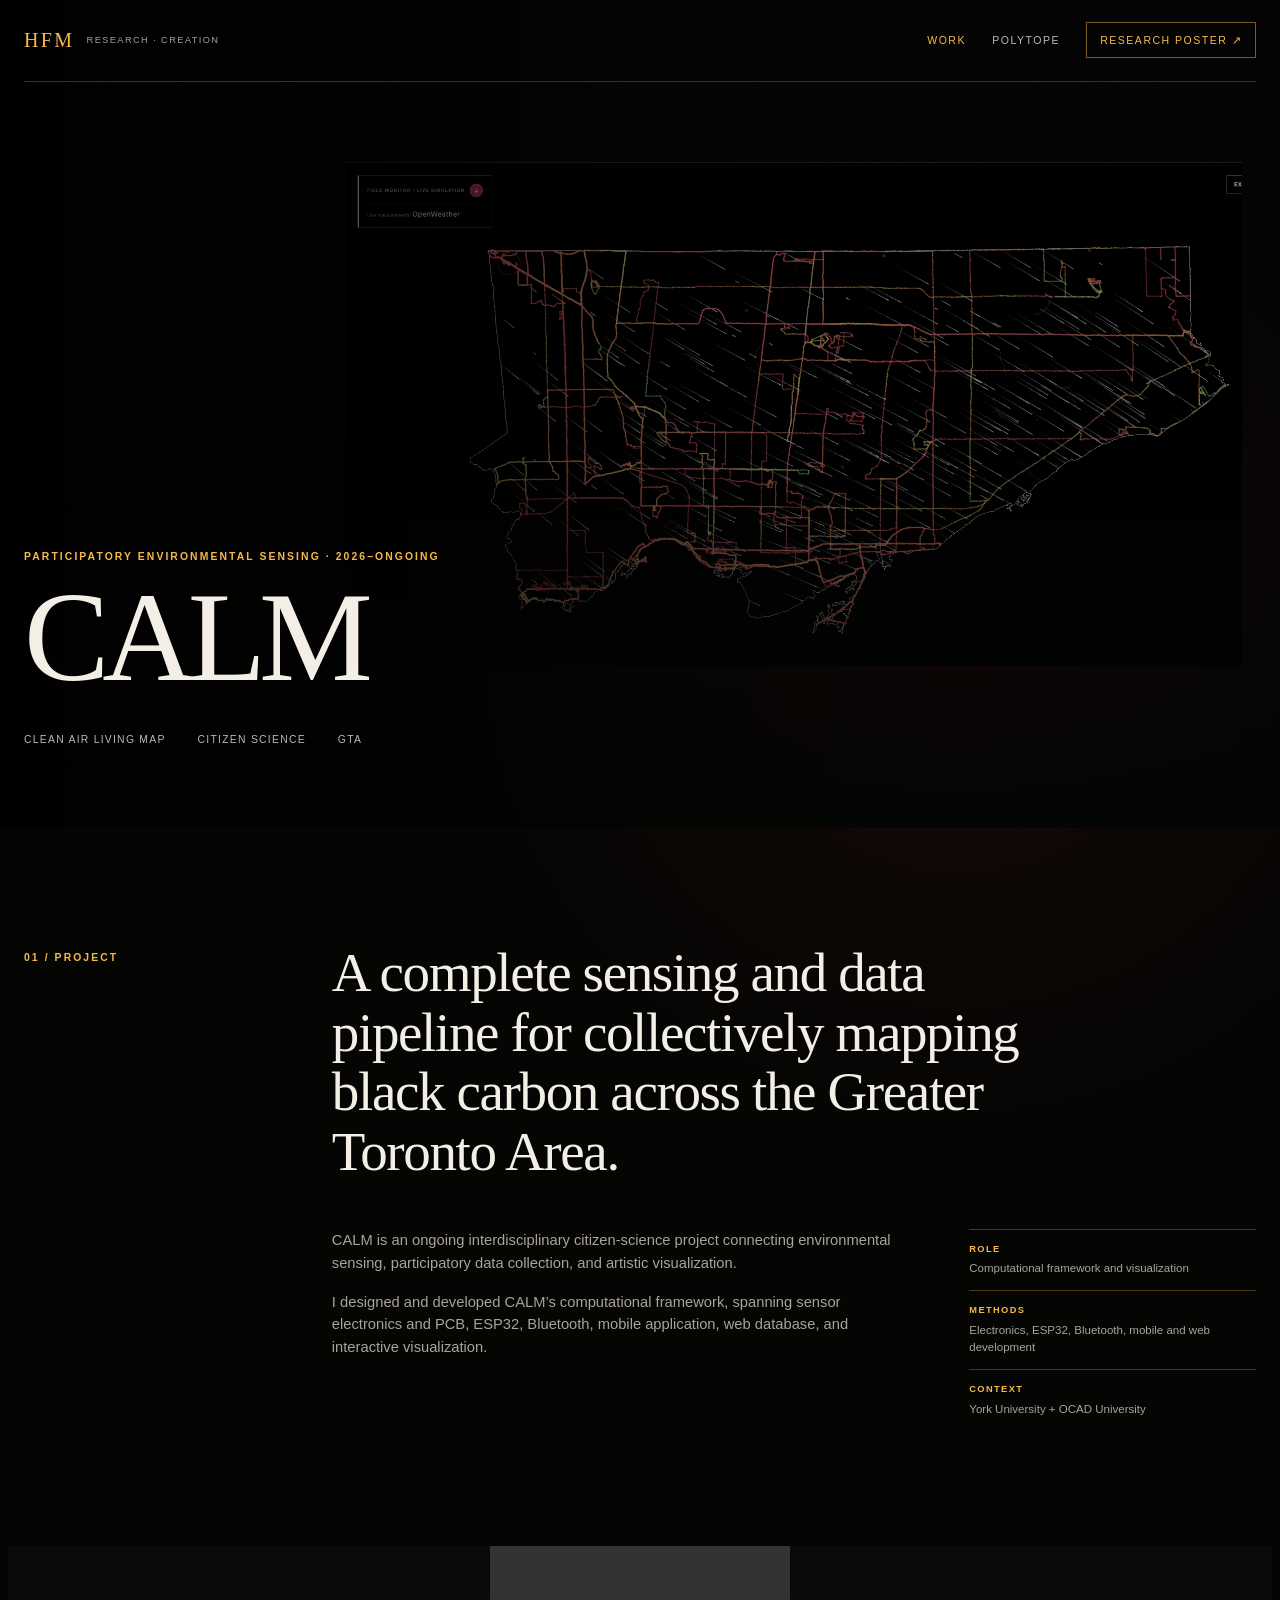
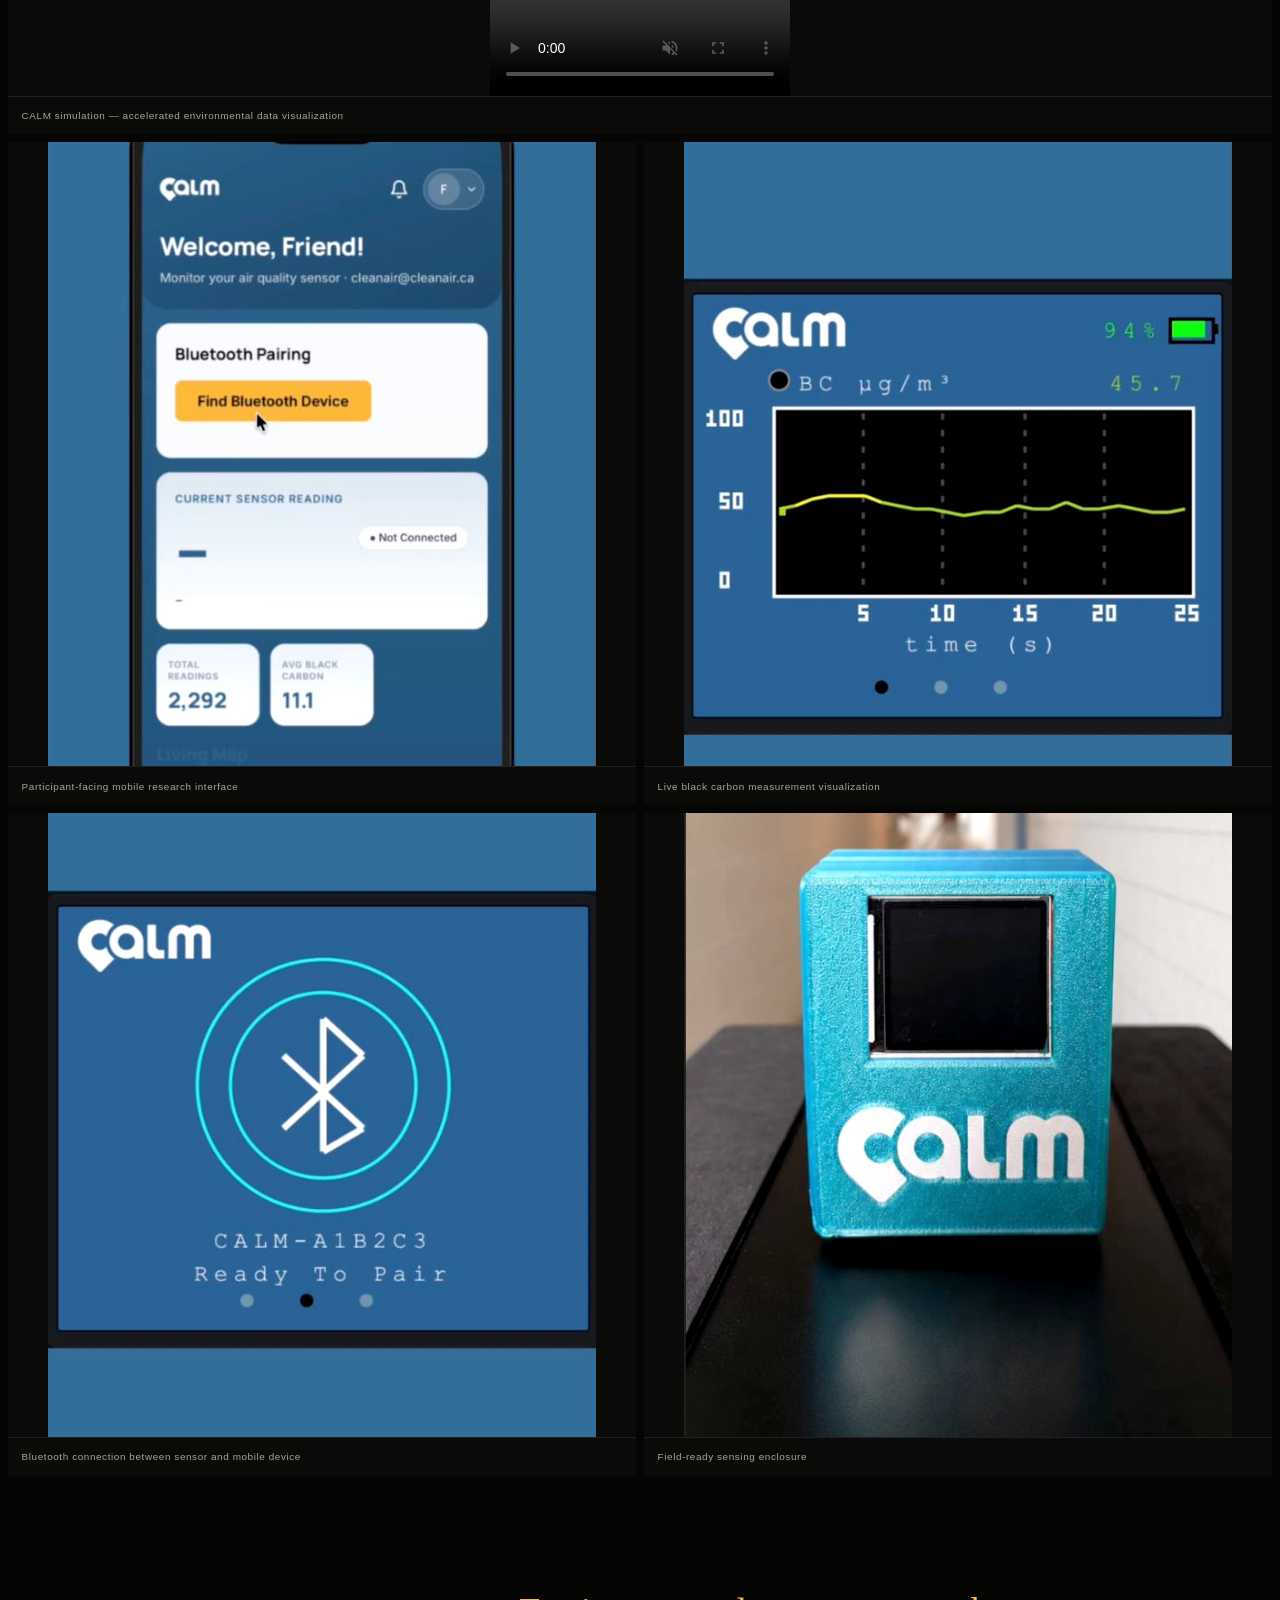
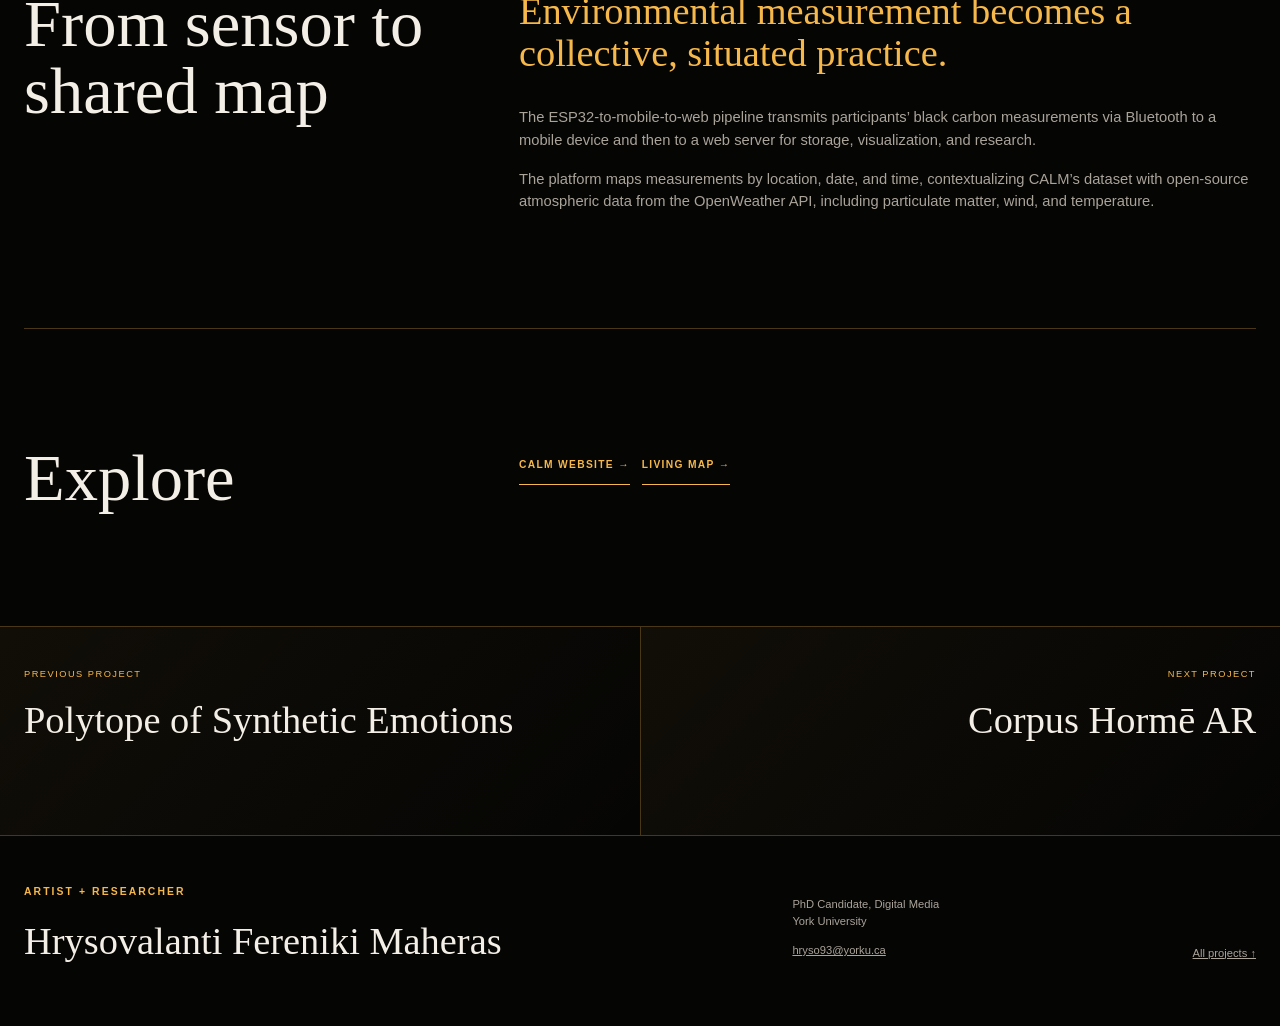
<file: calm.html>
<!doctype html>
<html lang="en">
<head>
  <meta charset="utf-8">
  <meta name="viewport" content="width=device-width, initial-scale=1">
  <meta name="description" content="CALM: a participatory environmental sensing and citizen-science platform by Hrysovalanti Fereniki Maheras.">
  <title>CALM — Hrysovalanti Fereniki Maheras</title>
  <link rel="stylesheet" href="project.css?v=6">
</head>
<body>
  <header class="site-header">
    <a class="wordmark" href="projects.html"><span>HFM</span><small>Research · Creation</small></a>
    <nav aria-label="Primary navigation"><a class="active-link" href="projects.html">Work</a><a href="portfolio.html">Polytope</a><a class="poster-link" href="index.html">Research poster ↗</a></nav>
  </header>
  <main>
    <section class="project-hero">
      <img src="assets/projects/calm/hero.jpeg" alt="Clean Air Living Map visualization of the Greater Toronto Area">
      <div class="hero-content">
        <p class="kicker">Participatory environmental sensing · 2026–ongoing</p>
        <h1>CALM</h1>
        <div class="hero-meta"><span>Clean Air Living Map</span><span>Citizen science</span><span>GTA</span></div>
      </div>
    </section>
    <section class="project-overview">
      <p class="section-label">01 / Project</p>
      <div>
        <p class="lead">A complete sensing and data pipeline for collectively mapping black carbon across the Greater Toronto Area.</p>
        <div class="overview-copy">
          <div>
            <p>CALM is an ongoing interdisciplinary citizen-science project connecting environmental sensing, participatory data collection, and artistic visualization.</p>
            <p>I designed and developed CALM’s computational framework, spanning sensor electronics and PCB, ESP32, Bluetooth, mobile application, web database, and interactive visualization.</p>
          </div>
          <dl class="facts">
            <div><dt>Role</dt><dd>Computational framework and visualization</dd></div>
            <div><dt>Methods</dt><dd>Electronics, ESP32, Bluetooth, mobile and web development</dd></div>
            <div><dt>Context</dt><dd>York University + OCAD University</dd></div>
          </dl>
        </div>
      </div>
    </section>
    <section class="project-gallery" aria-label="CALM documentation">
      <figure class="wide project-video"><video autoplay muted loop playsinline webkit-playsinline controls preload="metadata"><source src="assets/calm-simulation.mp4" type="video/mp4"></video><figcaption>CALM simulation — accelerated environmental data visualization</figcaption></figure>
      <figure><img src="assets/projects/calm/detail-01.jpeg" alt="CALM mobile application research screen"><figcaption>Participant-facing mobile research interface</figcaption></figure>
      <figure><img src="assets/projects/calm/detail-04.jpeg" alt="CALM mobile graph displaying environmental measurements"><figcaption>Live black carbon measurement visualization</figcaption></figure>
      <figure><img src="assets/projects/calm/detail-05.jpeg" alt="CALM Bluetooth connection interface"><figcaption>Bluetooth connection between sensor and mobile device</figcaption></figure>
      <figure><img src="assets/projects/calm/detail-06.jpeg" alt="Assembled CALM sensing enclosure"><figcaption>Field-ready sensing enclosure</figcaption></figure>
    </section>
    <section class="project-section">
      <h2>From sensor to shared map</h2>
      <div>
        <blockquote>Environmental measurement becomes a collective, situated practice.</blockquote>
        <p>The ESP32-to-mobile-to-web pipeline transmits participants’ black carbon measurements via Bluetooth to a mobile device and then to a web server for storage, visualization, and research.</p>
        <p>The platform maps measurements by location, date, and time, contextualizing CALM’s dataset with open-source atmospheric data from the OpenWeather API, including particulate matter, wind, and temperature.</p>
      </div>
    </section>
    <section class="project-links"><h2>Explore</h2><div class="link-list"><a class="inline-link" href="https://cleanairlivingmap.ca/">CALM website →</a><a class="inline-link" href="https://cleanairlivingmap.ca/living-map/">Living map →</a></div></section>
    <nav class="project-pagination" aria-label="Project navigation"><a href="portfolio.html"><span>Previous project</span><strong>Polytope of Synthetic Emotions</strong></a><a href="corpus-horme-ar.html"><span>Next project</span><strong>Corpus Hormē AR</strong></a></nav>
  </main>
  <footer><div><p class="kicker">Artist + researcher</p><h2>Hrysovalanti Fereniki Maheras</h2></div><div><p>PhD Candidate, Digital Media<br>York University</p><a href="mailto:hryso93@yorku.ca">hryso93@yorku.ca</a></div><a href="projects.html">All projects ↑</a></footer>
</body>
</html>
</file>
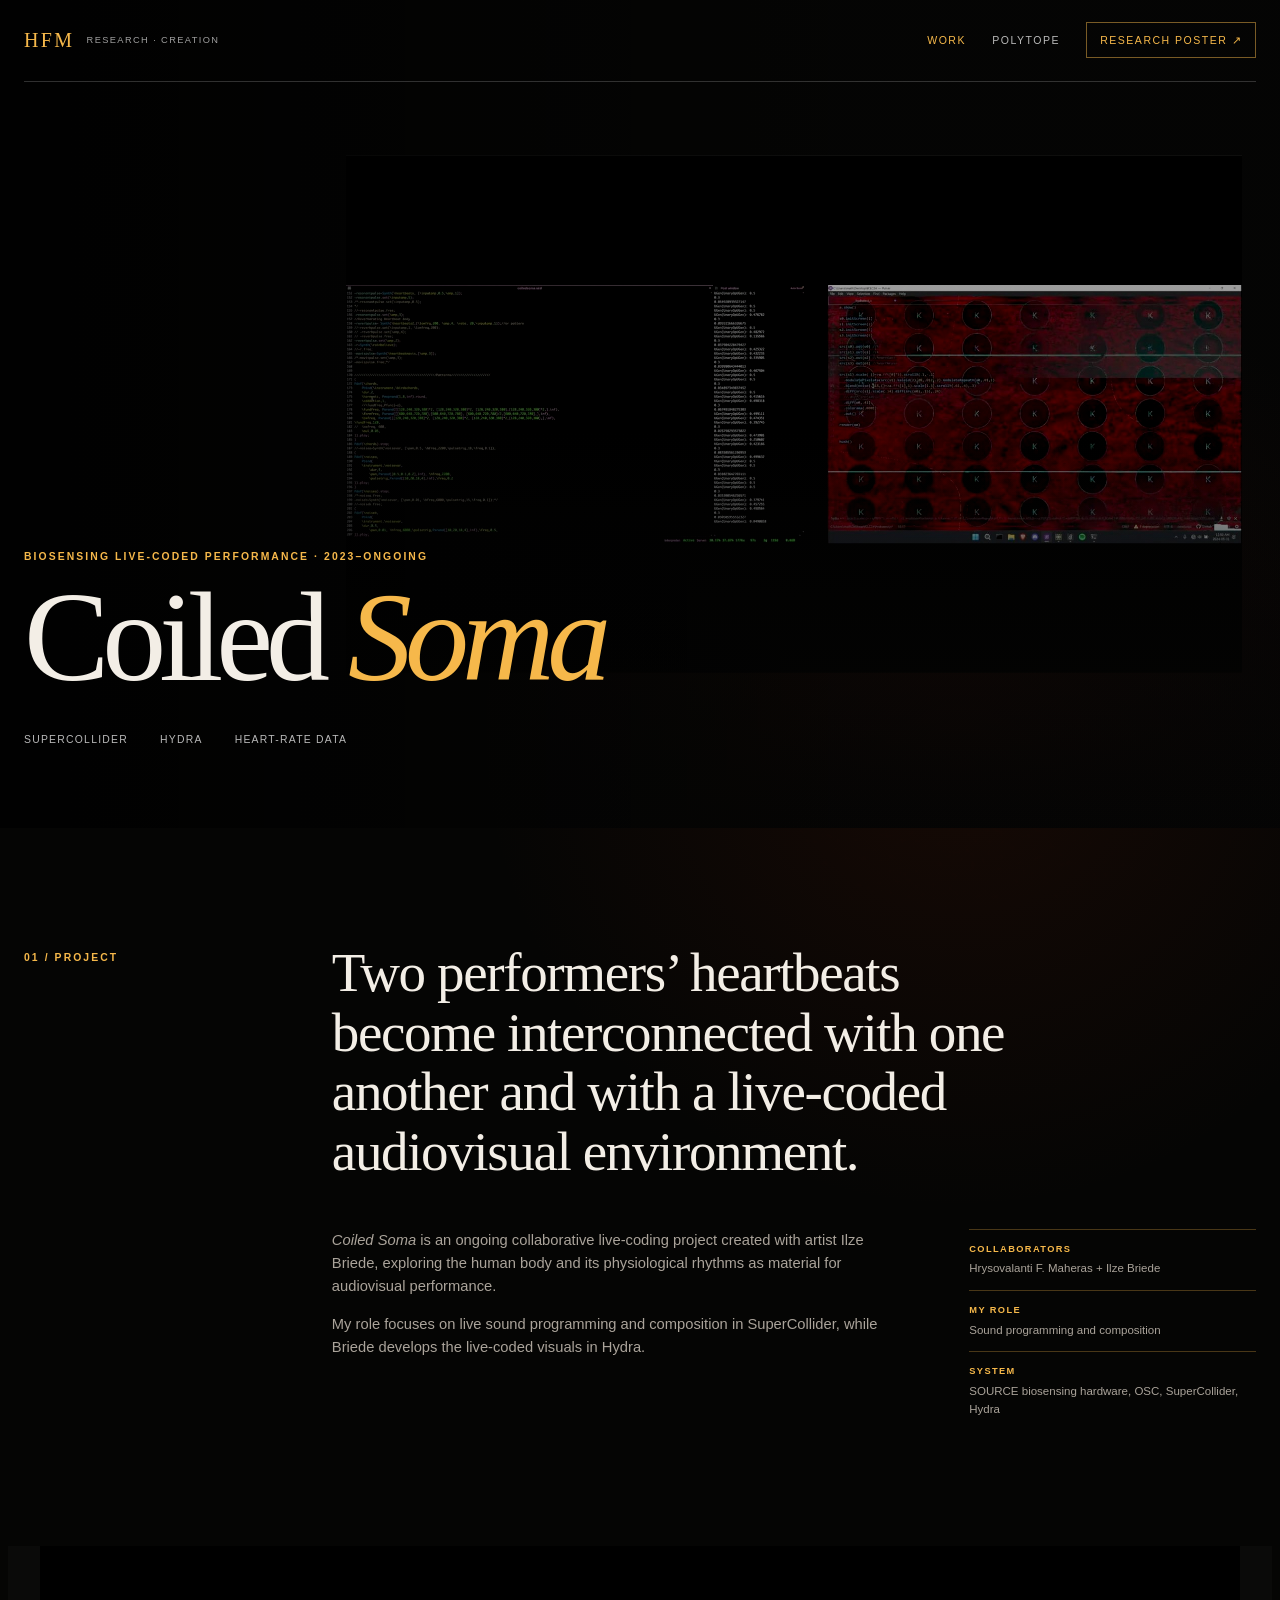
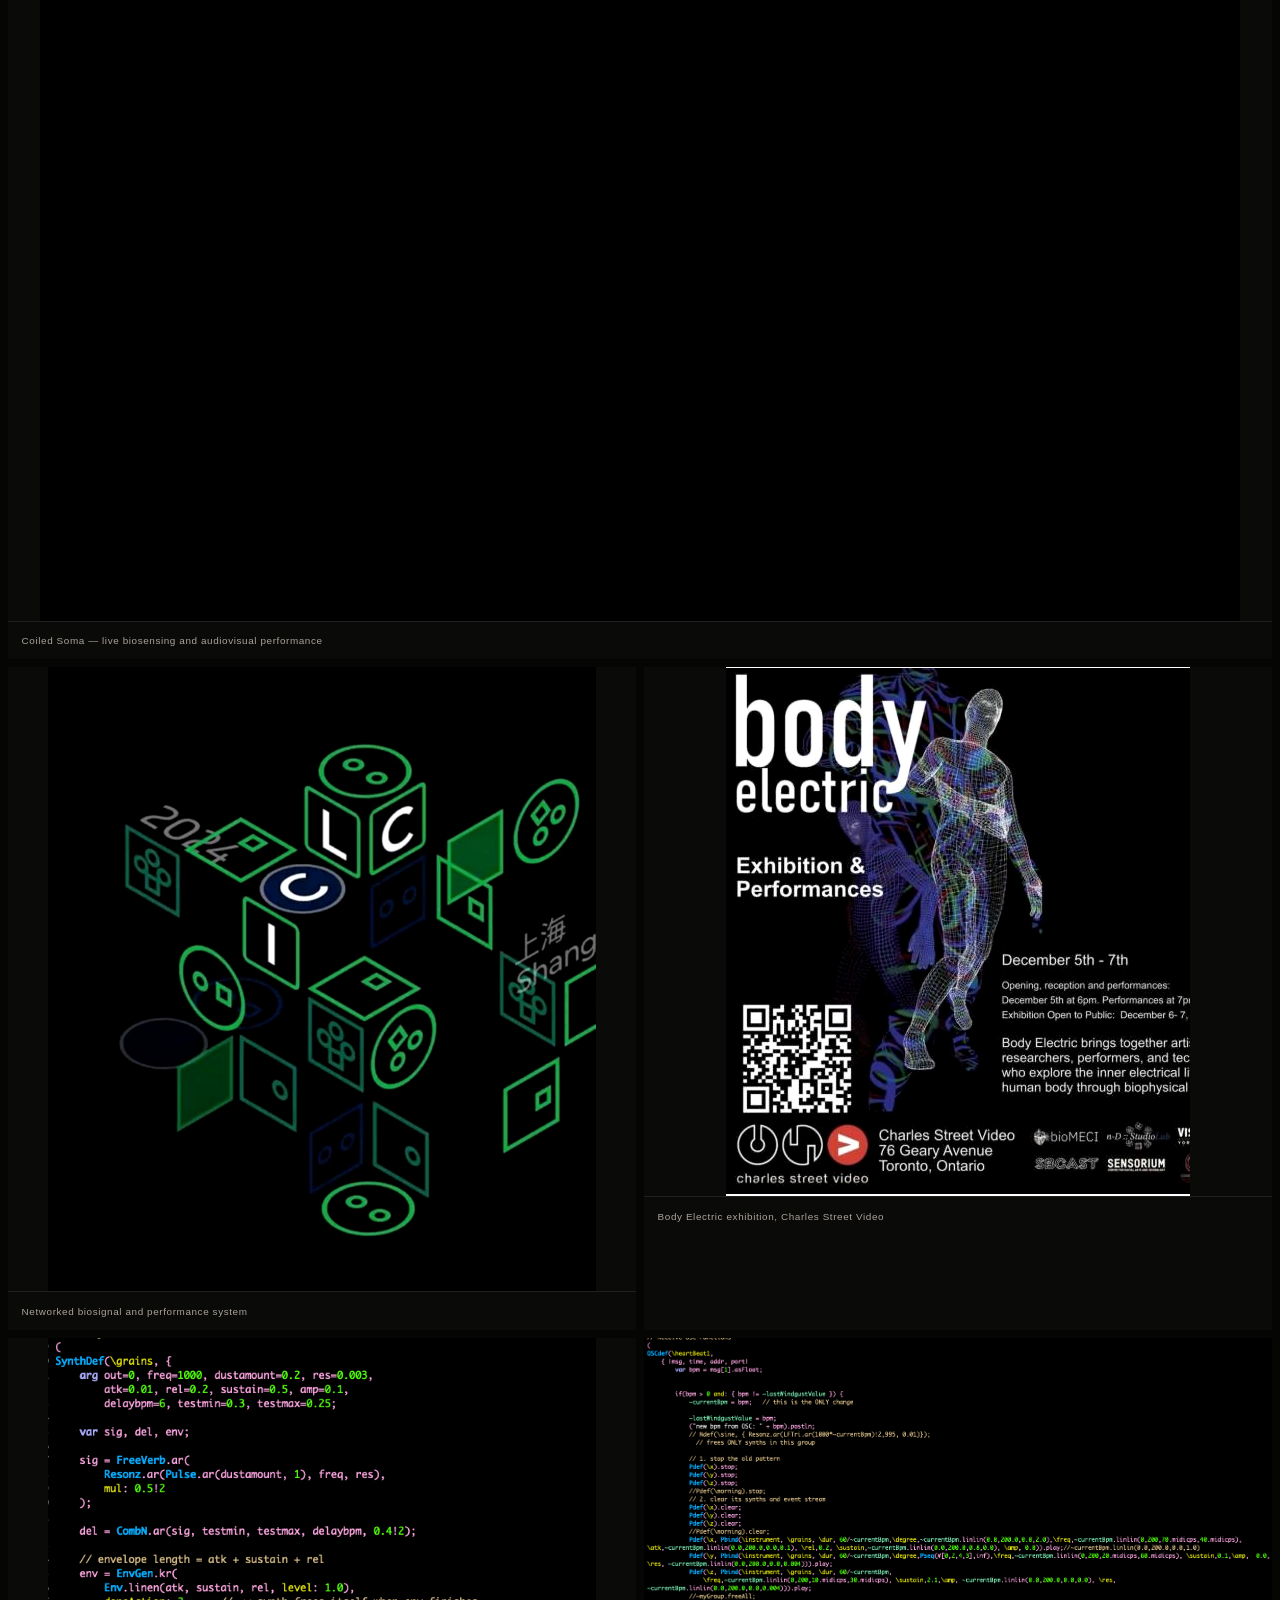
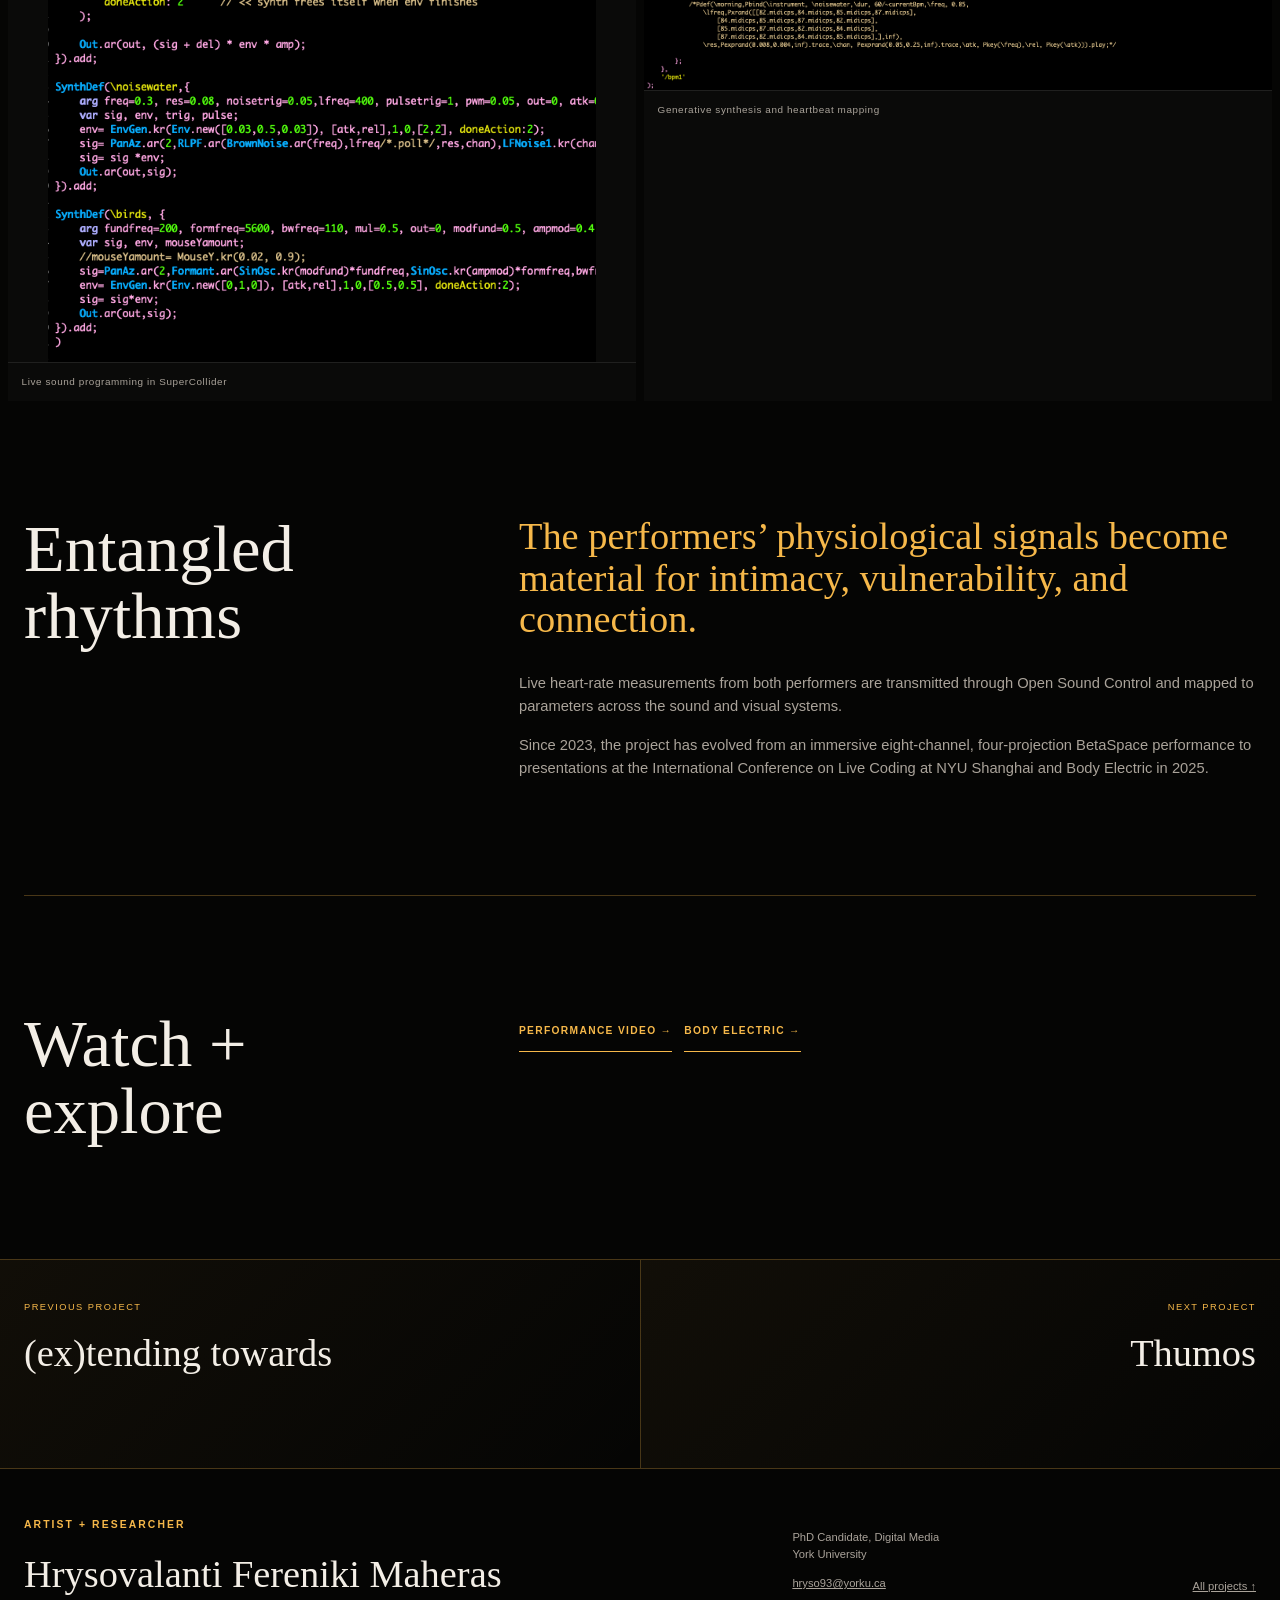
<file: coiled-soma.html>
<!doctype html>
<html lang="en">
<head>
  <meta charset="utf-8">
  <meta name="viewport" content="width=device-width, initial-scale=1">
  <meta name="description" content="Coiled Soma: a biosensing live-coding audiovisual performance by Hrysovalanti Fereniki Maheras and Ilze Briede.">
  <title>Coiled Soma — Hrysovalanti Fereniki Maheras</title>
  <link rel="stylesheet" href="project.css?v=6">
</head>
<body>
  <header class="site-header"><a class="wordmark" href="projects.html"><span>HFM</span><small>Research · Creation</small></a><nav aria-label="Primary navigation"><a class="active-link" href="projects.html">Work</a><a href="portfolio.html">Polytope</a><a class="poster-link" href="index.html">Research poster ↗</a></nav></header>
  <main>
    <section class="project-hero"><img src="assets/projects/coiled-soma/hero.jpeg" alt="Live coding interfaces from Coiled Soma"><div class="hero-content"><p class="kicker">Biosensing live-coded performance · 2023–ongoing</p><h1>Coiled <em>Soma</em></h1><div class="hero-meta"><span>SuperCollider</span><span>Hydra</span><span>Heart-rate data</span></div></div></section>
    <section class="project-overview">
      <p class="section-label">01 / Project</p>
      <div><p class="lead">Two performers’ heartbeats become interconnected with one another and with a live-coded audiovisual environment.</p><div class="overview-copy">
        <div><p><i>Coiled Soma</i> is an ongoing collaborative live-coding project created with artist Ilze Briede, exploring the human body and its physiological rhythms as material for audiovisual performance.</p><p>My role focuses on live sound programming and composition in SuperCollider, while Briede develops the live-coded visuals in Hydra.</p></div>
        <dl class="facts"><div><dt>Collaborators</dt><dd>Hrysovalanti F. Maheras + Ilze Briede</dd></div><div><dt>My role</dt><dd>Sound programming and composition</dd></div><div><dt>System</dt><dd>SOURCE biosensing hardware, OSC, SuperCollider, Hydra</dd></div></dl>
      </div></div>
    </section>
    <section class="project-gallery" aria-label="Coiled Soma performance documentation">
      <figure class="wide project-embed">
        <iframe src="https://www.youtube-nocookie.com/embed/2LtELz9odE0" title="Coiled Soma live performance documentation" loading="lazy" referrerpolicy="strict-origin-when-cross-origin" allow="accelerometer; autoplay; clipboard-write; encrypted-media; gyroscope; picture-in-picture" allowfullscreen></iframe>
        <figcaption>Coiled Soma — live biosensing and audiovisual performance</figcaption>
      </figure>
      <figure><img src="assets/projects/coiled-soma/detail-03.jpeg" alt="Green diagram of interconnected audiovisual systems"><figcaption>Networked biosignal and performance system</figcaption></figure>
      <figure><img src="assets/projects/coiled-soma/detail-01.jpeg" alt="Body Electric exhibition poster"><figcaption>Body Electric exhibition, Charles Street Video</figcaption></figure>
      <figure><img src="assets/projects/coiled-soma/detail-04.png" alt="SuperCollider live coding interface"><figcaption>Live sound programming in SuperCollider</figcaption></figure>
      <figure><img src="assets/projects/coiled-soma/detail-05.png" alt="Extended live-coded sound composition"><figcaption>Generative synthesis and heartbeat mapping</figcaption></figure>
    </section>
    <section class="project-section"><h2>Entangled rhythms</h2><div><blockquote>The performers’ physiological signals become material for intimacy, vulnerability, and connection.</blockquote><p>Live heart-rate measurements from both performers are transmitted through Open Sound Control and mapped to parameters across the sound and visual systems.</p><p>Since 2023, the project has evolved from an immersive eight-channel, four-projection BetaSpace performance to presentations at the International Conference on Live Coding at NYU Shanghai and Body Electric in 2025.</p></div></section>
    <section class="project-links"><h2>Watch + explore</h2><div class="link-list"><a class="inline-link" href="https://youtu.be/2LtELz9odE0?si=3DPYV-EOwlqEVba7">Performance video →</a><a class="inline-link" href="https://charlesstreetvideo.com/body-electric-performances-exhibition/">Body Electric →</a></div></section>
    <nav class="project-pagination" aria-label="Project navigation"><a href="extending-towards.html"><span>Previous project</span><strong>(ex)tending towards</strong></a><a href="thumos.html"><span>Next project</span><strong>Thumos</strong></a></nav>
  </main>
  <footer><div><p class="kicker">Artist + researcher</p><h2>Hrysovalanti Fereniki Maheras</h2></div><div><p>PhD Candidate, Digital Media<br>York University</p><a href="mailto:hryso93@yorku.ca">hryso93@yorku.ca</a></div><a href="projects.html">All projects ↑</a></footer>
</body>
</html>
</file>
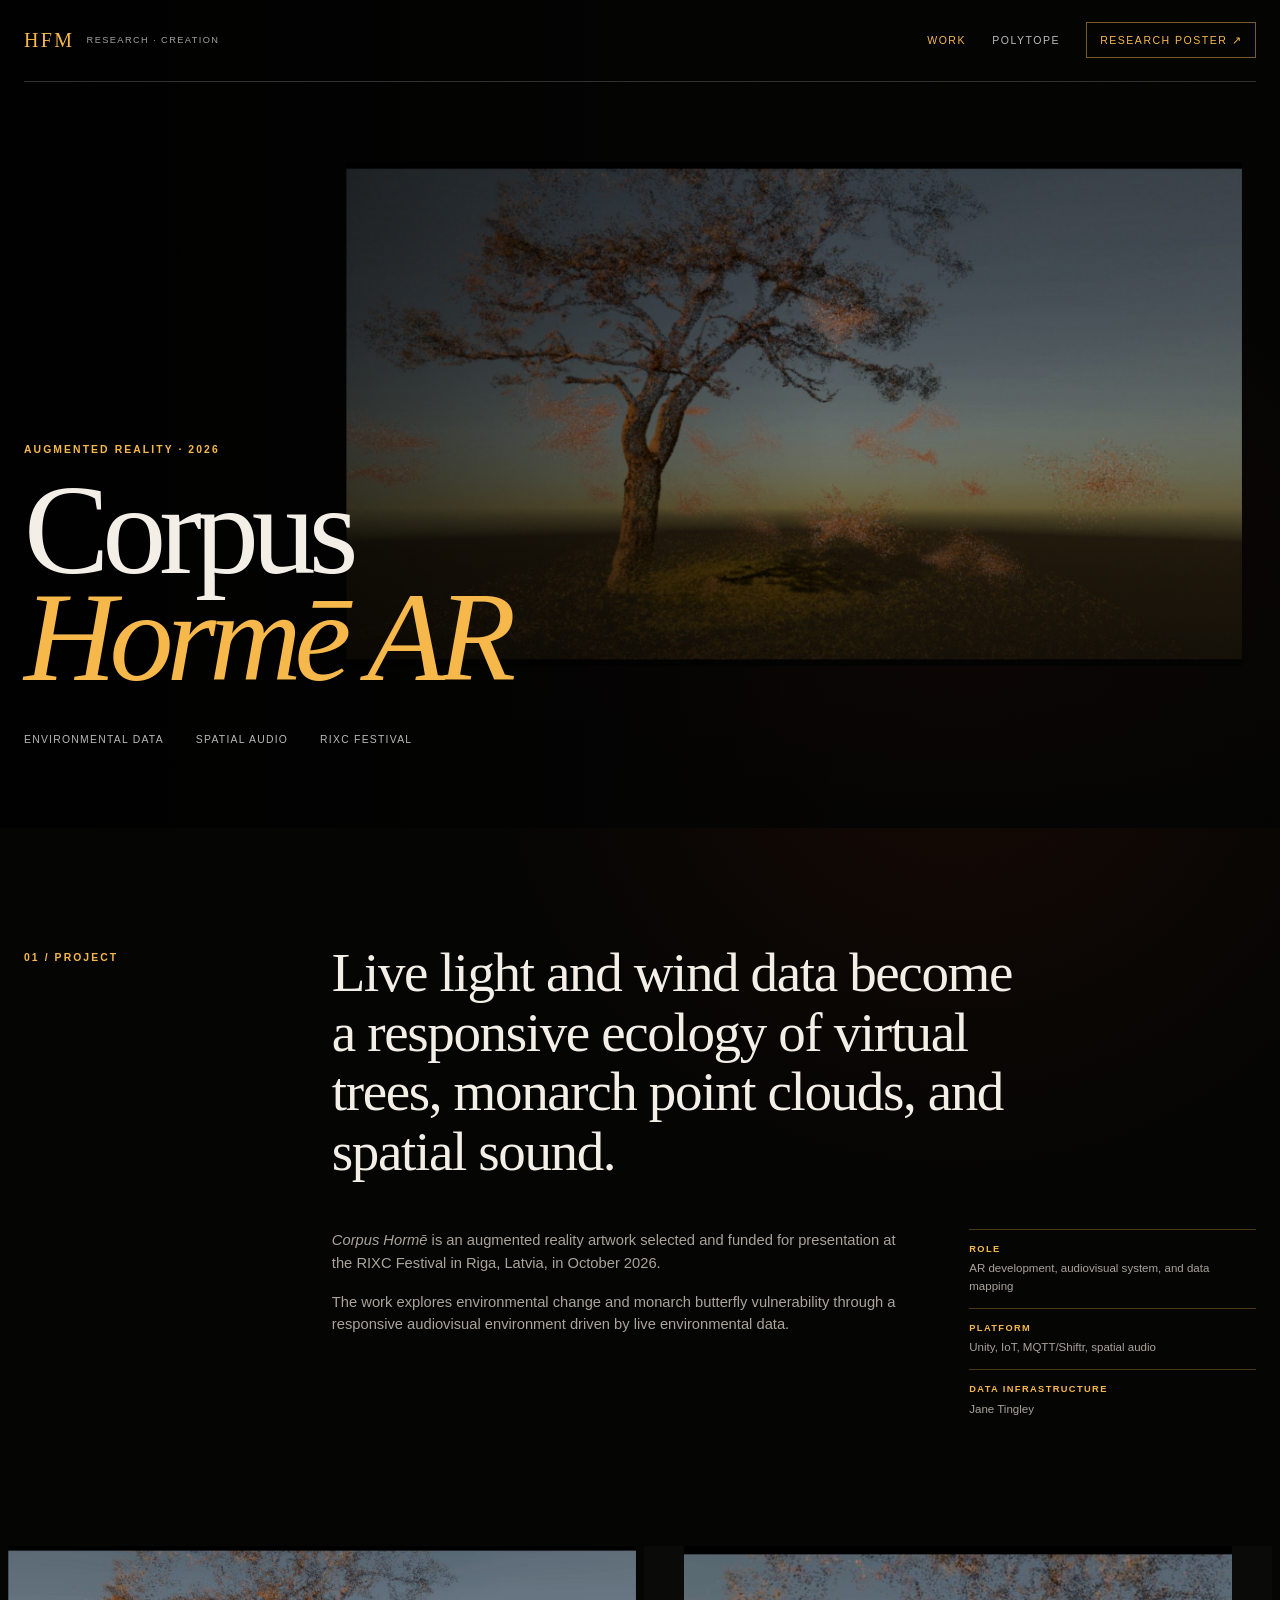
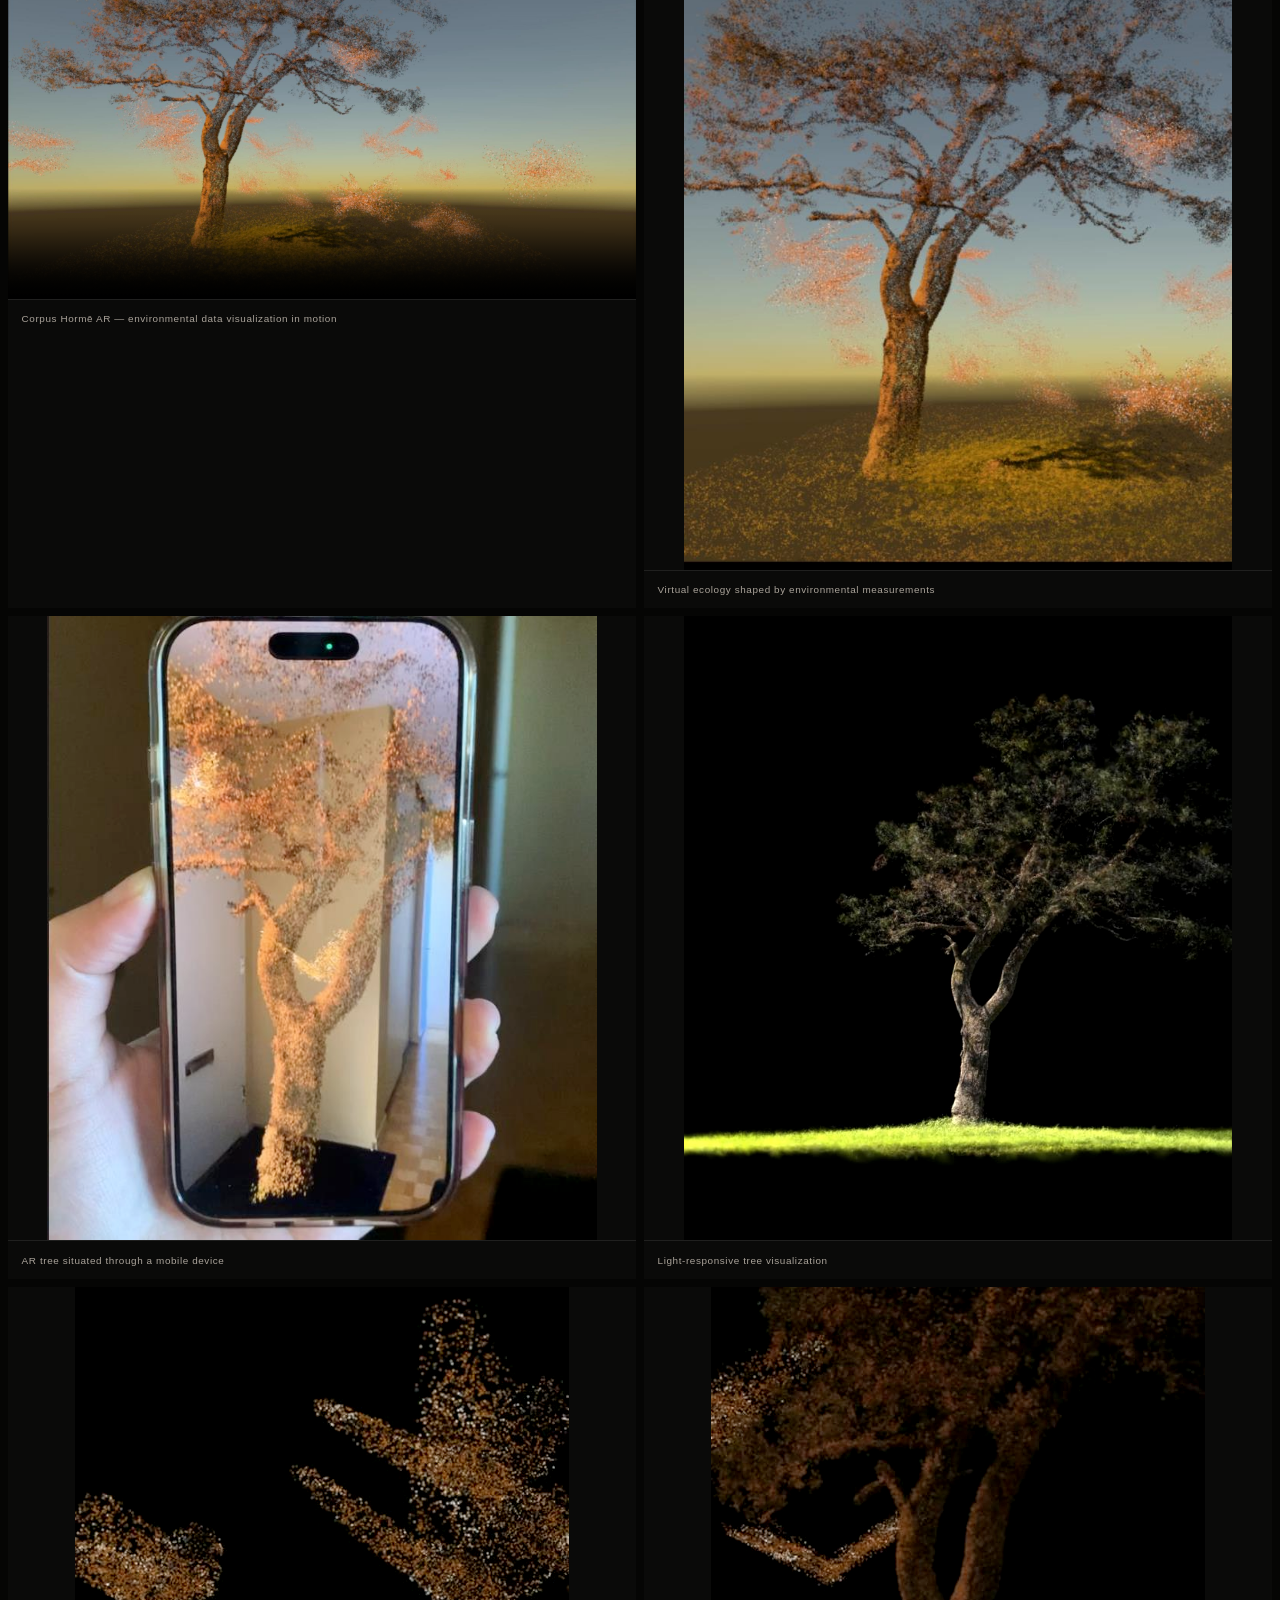
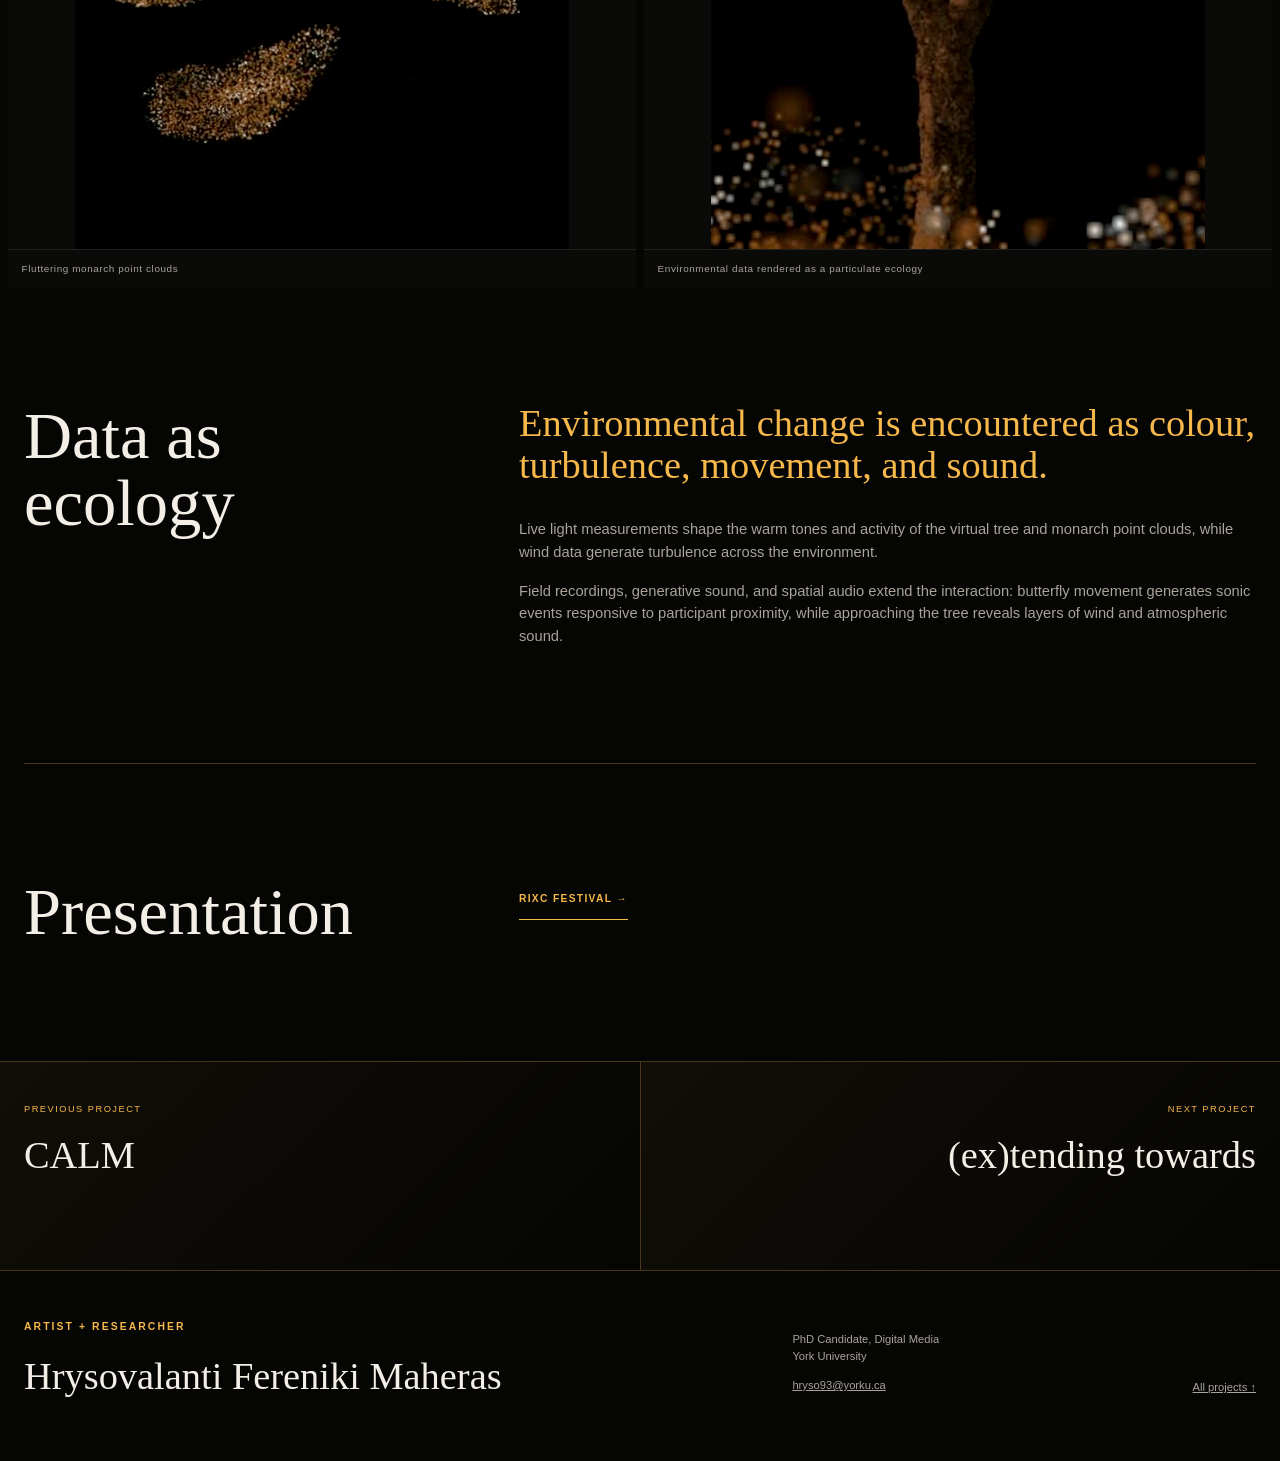
<file: corpus-horme-ar.html>
<!doctype html>
<html lang="en">
<head>
  <meta charset="utf-8">
  <meta name="viewport" content="width=device-width, initial-scale=1">
  <meta name="description" content="Corpus Horme AR: environmental data visualization and sonification by Hrysovalanti Fereniki Maheras.">
  <title>Corpus Hormē AR — Hrysovalanti Fereniki Maheras</title>
  <link rel="stylesheet" href="project.css?v=5">
</head>
<body>
  <header class="site-header"><a class="wordmark" href="projects.html"><span>HFM</span><small>Research · Creation</small></a><nav aria-label="Primary navigation"><a class="active-link" href="projects.html">Work</a><a href="portfolio.html">Polytope</a><a class="poster-link" href="index.html">Research poster ↗</a></nav></header>
  <main>
    <section class="project-hero">
      <img src="assets/projects/corpus-horme-ar/hero.jpeg" alt="Augmented tree and monarch point clouds at sunset">
      <div class="hero-content"><p class="kicker">Augmented reality · 2026</p><h1>Corpus <em>Hormē AR</em></h1><div class="hero-meta"><span>Environmental data</span><span>Spatial audio</span><span>RIXC Festival</span></div></div>
    </section>
    <section class="project-overview">
      <p class="section-label">01 / Project</p>
      <div>
        <p class="lead">Live light and wind data become a responsive ecology of virtual trees, monarch point clouds, and spatial sound.</p>
        <div class="overview-copy">
          <div><p><i>Corpus Hormē</i> is an augmented reality artwork selected and funded for presentation at the RIXC Festival in Riga, Latvia, in October 2026.</p><p>The work explores environmental change and monarch butterfly vulnerability through a responsive audiovisual environment driven by live environmental data.</p></div>
          <dl class="facts"><div><dt>Role</dt><dd>AR development, audiovisual system, and data mapping</dd></div><div><dt>Platform</dt><dd>Unity, IoT, MQTT/Shiftr, spatial audio</dd></div><div><dt>Data infrastructure</dt><dd>Jane Tingley</dd></div></dl>
        </div>
      </div>
    </section>
    <section class="project-gallery" aria-label="Corpus Horme AR documentation">
      <figure class="project-video"><video playsinline webkit-playsinline controls preload="metadata" poster="assets/projects/corpus-horme-ar/hero.jpeg"><source src="assets/corpus-horme-ar-hero.mp4?v=3" type="video/mp4"></video><figcaption>Corpus Hormē AR — environmental data visualization in motion</figcaption></figure>
      <figure><img src="assets/projects/corpus-horme-ar/detail-03.jpeg" alt="Virtual orange tree and monarch point-cloud environment"><figcaption>Virtual ecology shaped by environmental measurements</figcaption></figure>
      <figure><img src="assets/projects/corpus-horme-ar/detail-01.jpeg" alt="Augmented tree viewed through a mobile phone"><figcaption>AR tree situated through a mobile device</figcaption></figure>
      <figure><img src="assets/projects/corpus-horme-ar/detail-04.jpeg" alt="Virtual tree glowing in a dark environment"><figcaption>Light-responsive tree visualization</figcaption></figure>
      <figure><img src="assets/projects/corpus-horme-ar/detail-05.jpeg" alt="Monarch point-cloud forms in darkness"><figcaption>Fluttering monarch point clouds</figcaption></figure>
      <figure><img src="assets/projects/corpus-horme-ar/detail-06.jpeg" alt="Point-cloud detail of the virtual tree"><figcaption>Environmental data rendered as a particulate ecology</figcaption></figure>
    </section>
    <section class="project-section">
      <h2>Data as ecology</h2>
      <div><blockquote>Environmental change is encountered as colour, turbulence, movement, and sound.</blockquote><p>Live light measurements shape the warm tones and activity of the virtual tree and monarch point clouds, while wind data generate turbulence across the environment.</p><p>Field recordings, generative sound, and spatial audio extend the interaction: butterfly movement generates sonic events responsive to participant proximity, while approaching the tree reveals layers of wind and atmospheric sound.</p></div>
    </section>
    <section class="project-links"><h2>Presentation</h2><div class="link-list"><a class="inline-link" href="https://festival2026.rixc.org/">RIXC Festival →</a></div></section>
    <nav class="project-pagination" aria-label="Project navigation"><a href="calm.html"><span>Previous project</span><strong>CALM</strong></a><a href="extending-towards.html"><span>Next project</span><strong>(ex)tending towards</strong></a></nav>
  </main>
  <footer><div><p class="kicker">Artist + researcher</p><h2>Hrysovalanti Fereniki Maheras</h2></div><div><p>PhD Candidate, Digital Media<br>York University</p><a href="mailto:hryso93@yorku.ca">hryso93@yorku.ca</a></div><a href="projects.html">All projects ↑</a></footer>
</body>
</html>
</file>
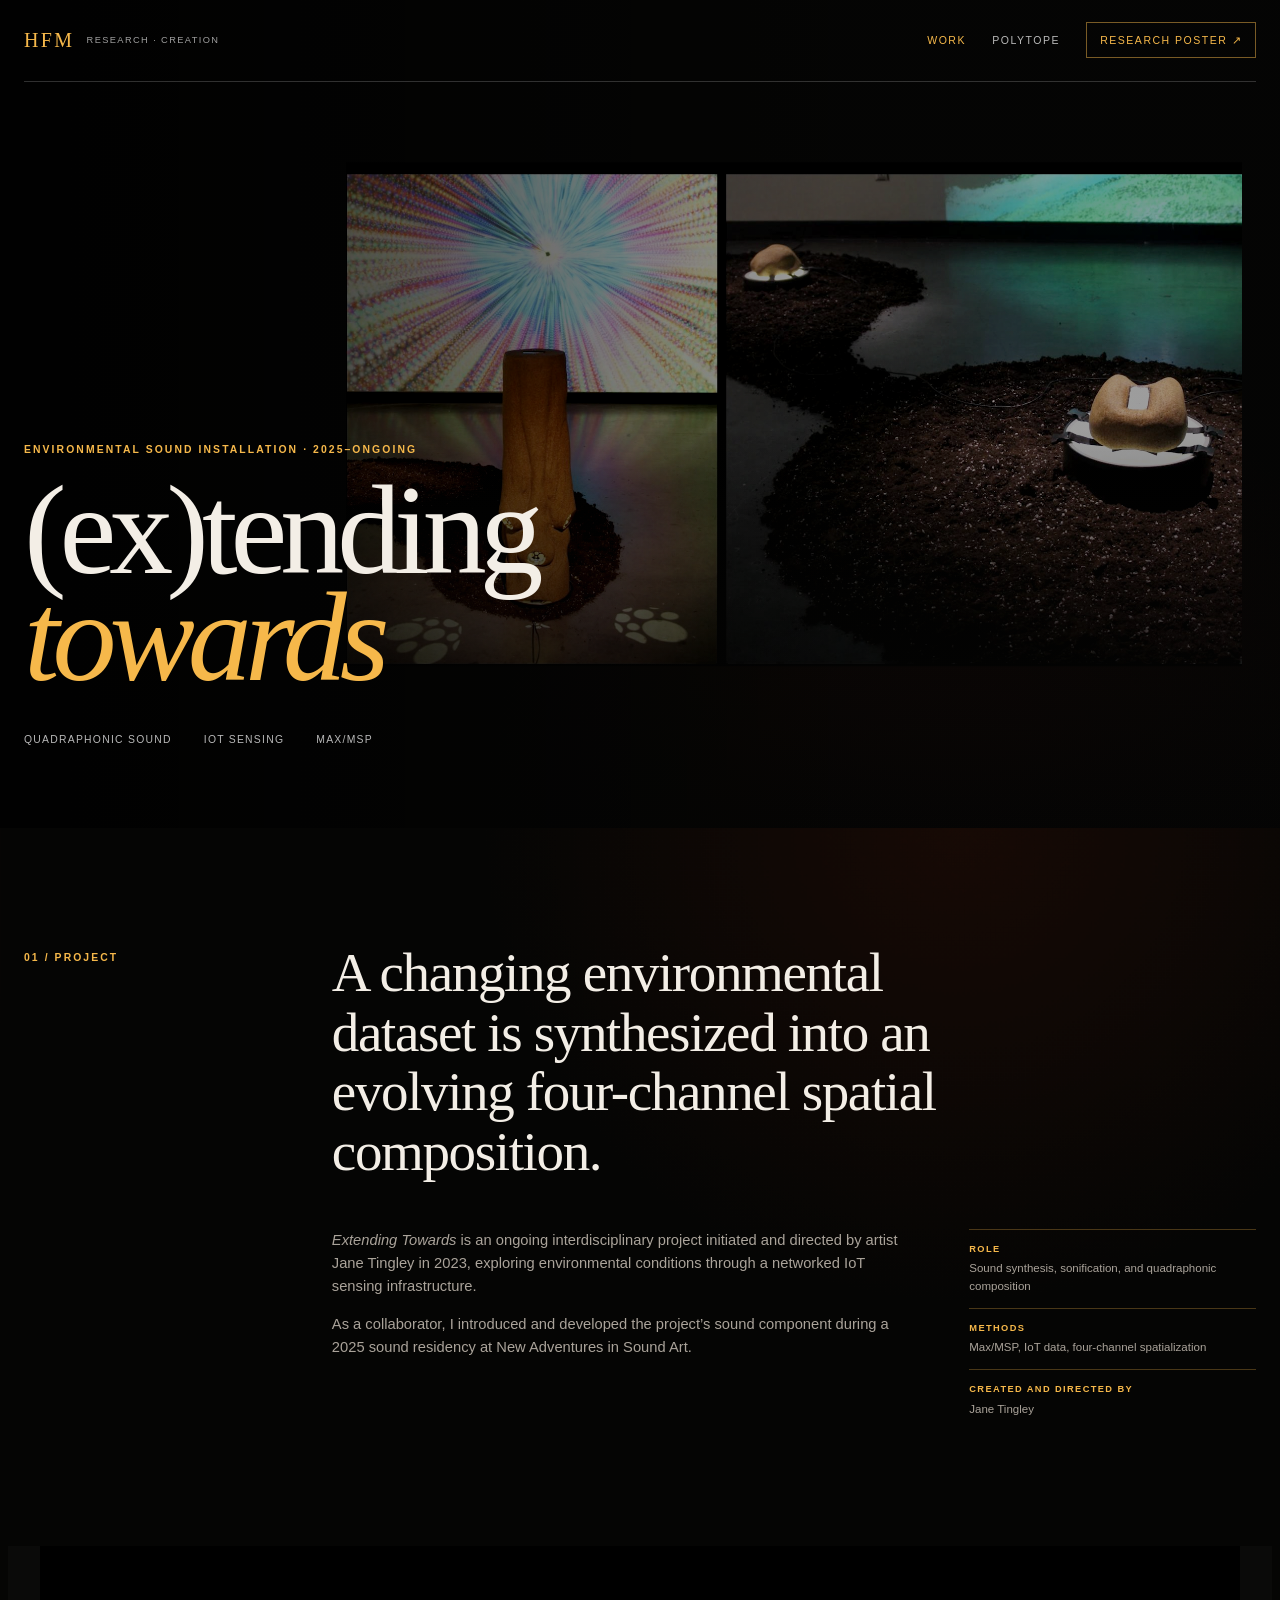
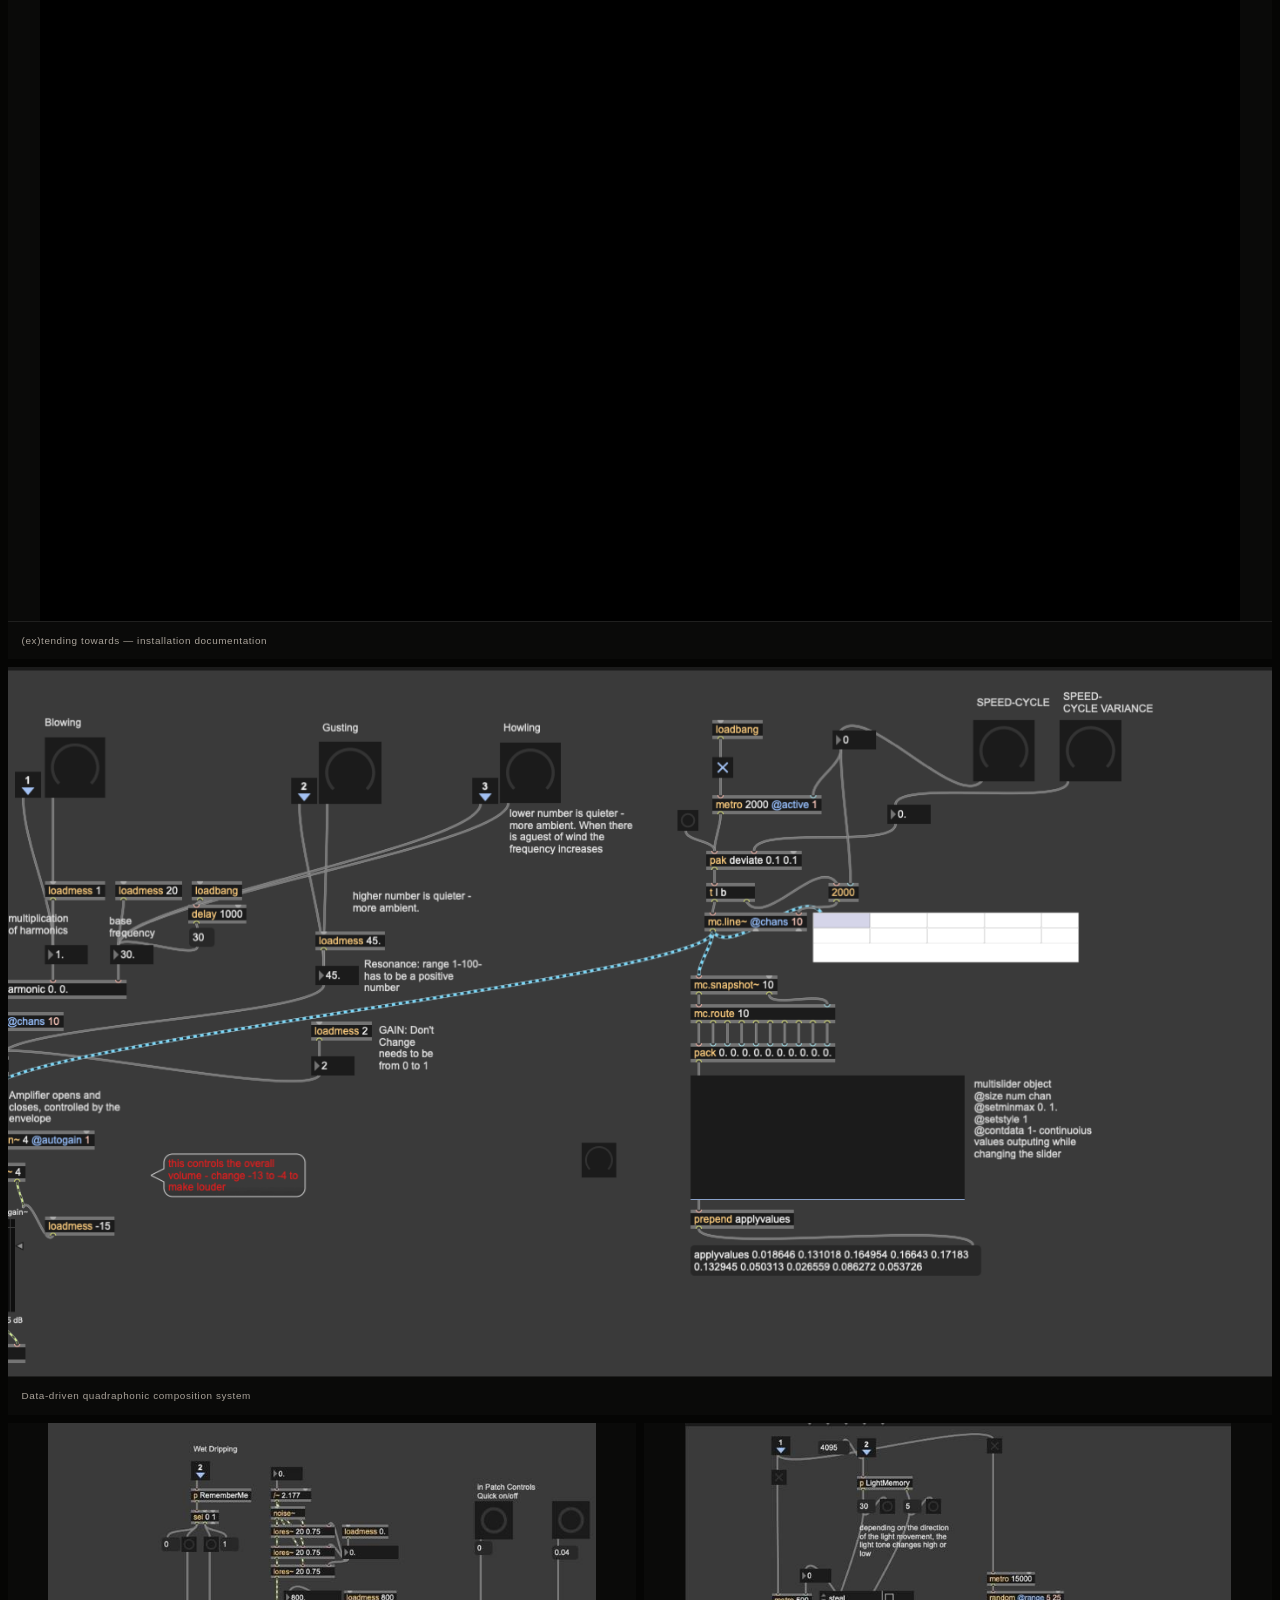
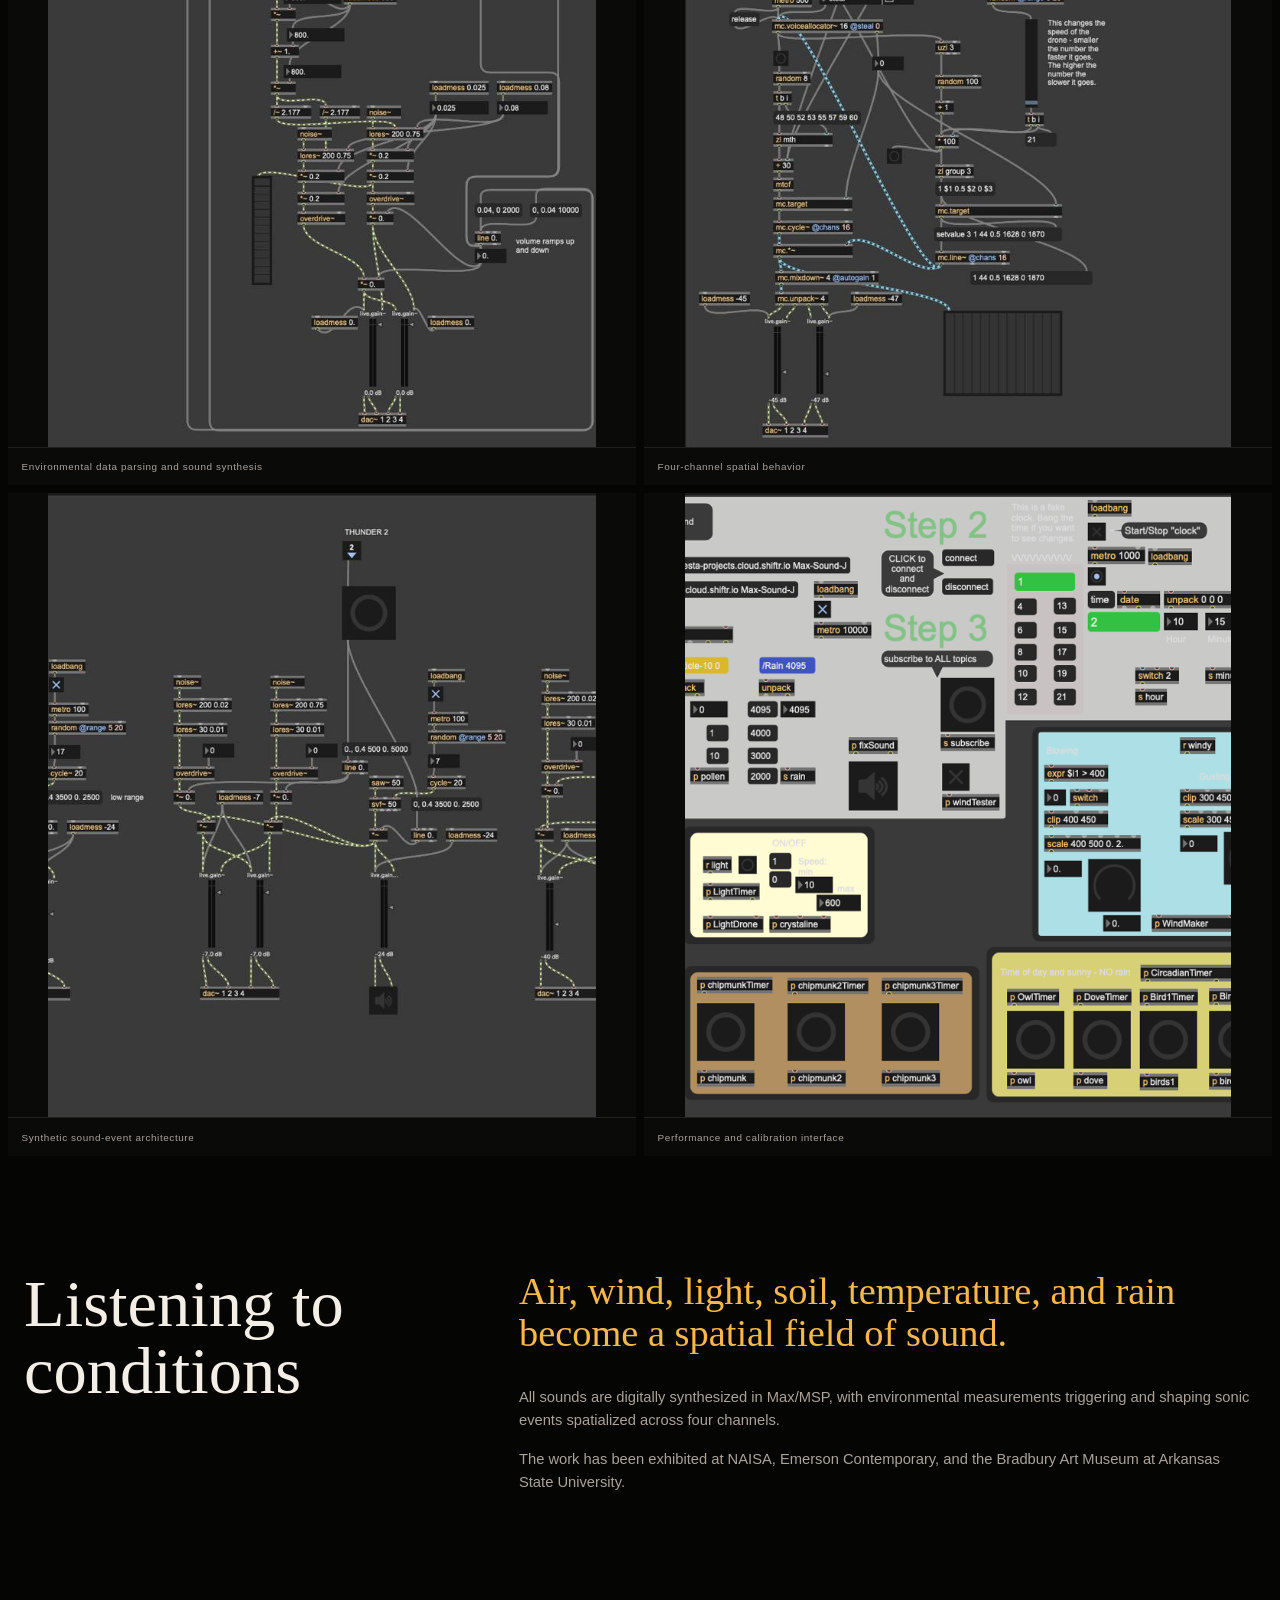
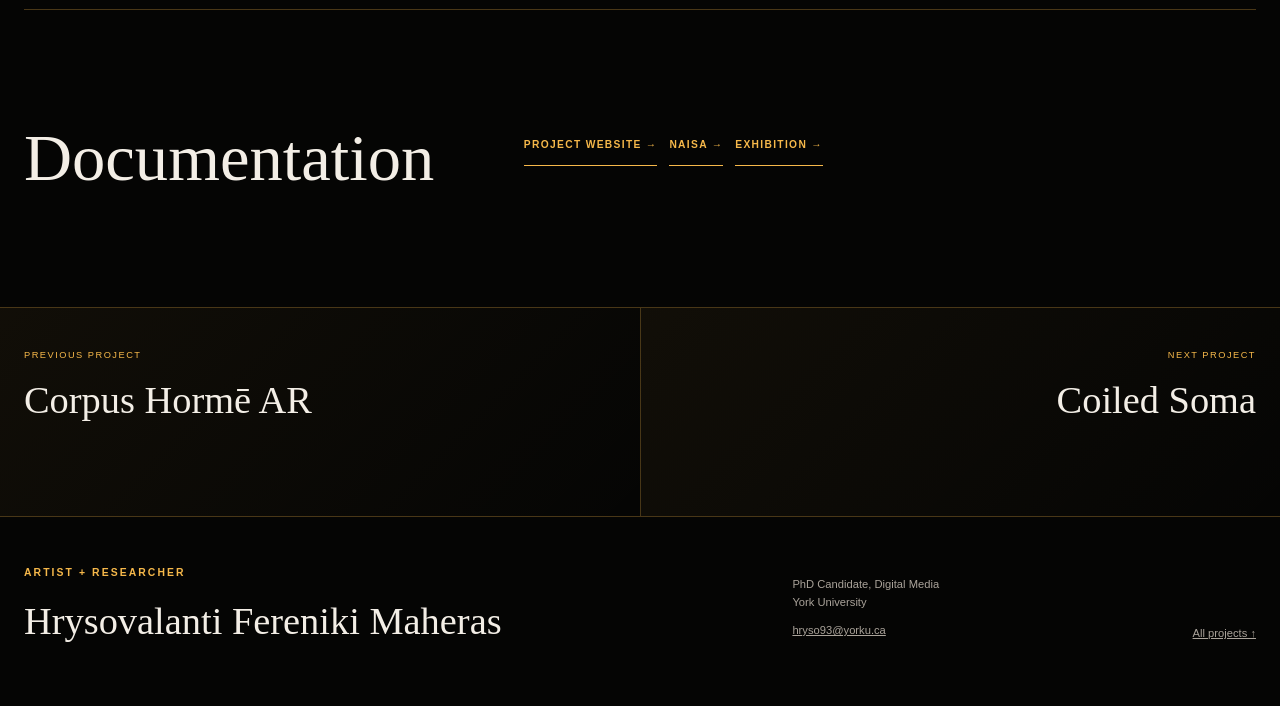
<file: extending-towards.html>
<!doctype html>
<html lang="en">
<head>
  <meta charset="utf-8">
  <meta name="viewport" content="width=device-width, initial-scale=1">
  <meta name="description" content="Extending Towards: an environmental data-driven quadraphonic sound installation.">
  <title>(ex)tending towards — Hrysovalanti Fereniki Maheras</title>
  <link rel="stylesheet" href="project.css?v=6">
</head>
<body>
  <header class="site-header"><a class="wordmark" href="projects.html"><span>HFM</span><small>Research · Creation</small></a><nav aria-label="Primary navigation"><a class="active-link" href="projects.html">Work</a><a href="portfolio.html">Polytope</a><a class="poster-link" href="index.html">Research poster ↗</a></nav></header>
  <main>
    <section class="project-hero"><img src="assets/projects/extending-towards/hero.jpeg" alt="Environmental installation with projected light, soil, and sculptural forms"><div class="hero-content"><p class="kicker">Environmental sound installation · 2025–ongoing</p><h1>(ex)tending <em>towards</em></h1><div class="hero-meta"><span>Quadraphonic sound</span><span>IoT sensing</span><span>Max/MSP</span></div></div></section>
    <section class="project-overview">
      <p class="section-label">01 / Project</p>
      <div><p class="lead">A changing environmental dataset is synthesized into an evolving four-channel spatial composition.</p><div class="overview-copy">
        <div><p><i>Extending Towards</i> is an ongoing interdisciplinary project initiated and directed by artist Jane Tingley in 2023, exploring environmental conditions through a networked IoT sensing infrastructure.</p><p>As a collaborator, I introduced and developed the project’s sound component during a 2025 sound residency at New Adventures in Sound Art.</p></div>
        <dl class="facts"><div><dt>Role</dt><dd>Sound synthesis, sonification, and quadraphonic composition</dd></div><div><dt>Methods</dt><dd>Max/MSP, IoT data, four-channel spatialization</dd></div><div><dt>Created and directed by</dt><dd>Jane Tingley</dd></div></dl>
      </div></div>
    </section>
    <section class="project-gallery" aria-label="Extending Towards system documentation">
      <figure class="wide project-embed">
        <iframe src="https://player.vimeo.com/video/1049079117" title="(ex)tending towards installation documentation" loading="lazy" referrerpolicy="strict-origin-when-cross-origin" allow="autoplay; picture-in-picture" allowfullscreen></iframe>
        <figcaption>(ex)tending towards — installation documentation</figcaption>
      </figure>
      <figure class="wide"><img src="assets/projects/extending-towards/detail-05.png" alt="Large Max MSP patch for environmental data sonification"><figcaption>Data-driven quadraphonic composition system</figcaption></figure>
      <figure><img src="assets/projects/extending-towards/detail-01.jpeg" alt="Max MSP patch detail"><figcaption>Environmental data parsing and sound synthesis</figcaption></figure>
      <figure><img src="assets/projects/extending-towards/detail-02.jpeg" alt="Max MSP patch for spatial sound"><figcaption>Four-channel spatial behavior</figcaption></figure>
      <figure><img src="assets/projects/extending-towards/detail-03.jpeg" alt="Max MSP synthesis network"><figcaption>Synthetic sound-event architecture</figcaption></figure>
      <figure><img src="assets/projects/extending-towards/detail-04.png" alt="Control interface for the sound installation"><figcaption>Performance and calibration interface</figcaption></figure>
    </section>
    <section class="project-section"><h2>Listening to conditions</h2><div><blockquote>Air, wind, light, soil, temperature, and rain become a spatial field of sound.</blockquote><p>All sounds are digitally synthesized in Max/MSP, with environmental measurements triggering and shaping sonic events spatialized across four channels.</p><p>The work has been exhibited at NAISA, Emerson Contemporary, and the Bradbury Art Museum at Arkansas State University.</p></div></section>
    <section class="project-links"><h2>Documentation</h2><div class="link-list"><a class="inline-link" href="https://janetingley.com/extending-towards/">Project website →</a><a class="inline-link" href="https://naisa.ca/projects/foresta-inclusive-extending-towards/">NAISA →</a><a class="inline-link" href="https://janetingley.com/more-than-human-arkansas/">Exhibition →</a></div></section>
    <nav class="project-pagination" aria-label="Project navigation"><a href="corpus-horme-ar.html"><span>Previous project</span><strong>Corpus Hormē AR</strong></a><a href="coiled-soma.html"><span>Next project</span><strong>Coiled Soma</strong></a></nav>
  </main>
  <footer><div><p class="kicker">Artist + researcher</p><h2>Hrysovalanti Fereniki Maheras</h2></div><div><p>PhD Candidate, Digital Media<br>York University</p><a href="mailto:hryso93@yorku.ca">hryso93@yorku.ca</a></div><a href="projects.html">All projects ↑</a></footer>
</body>
</html>
</file>
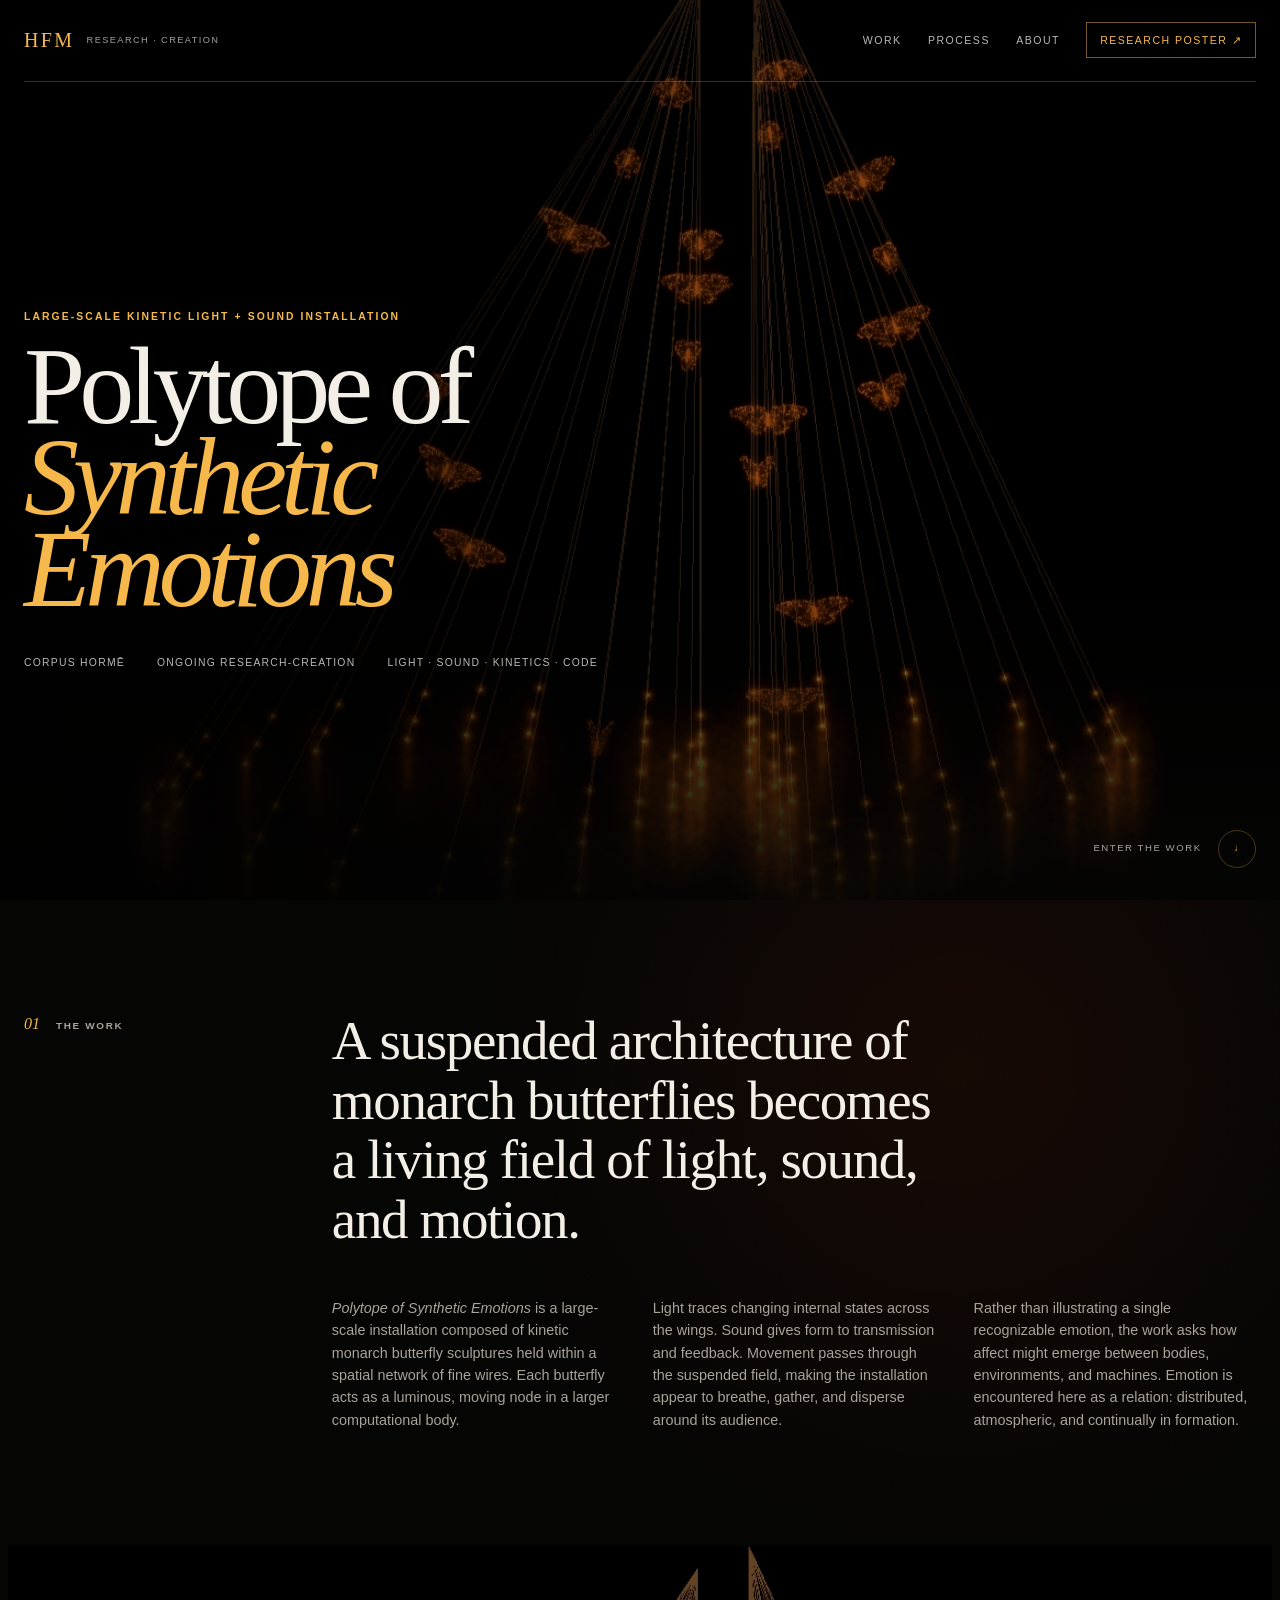
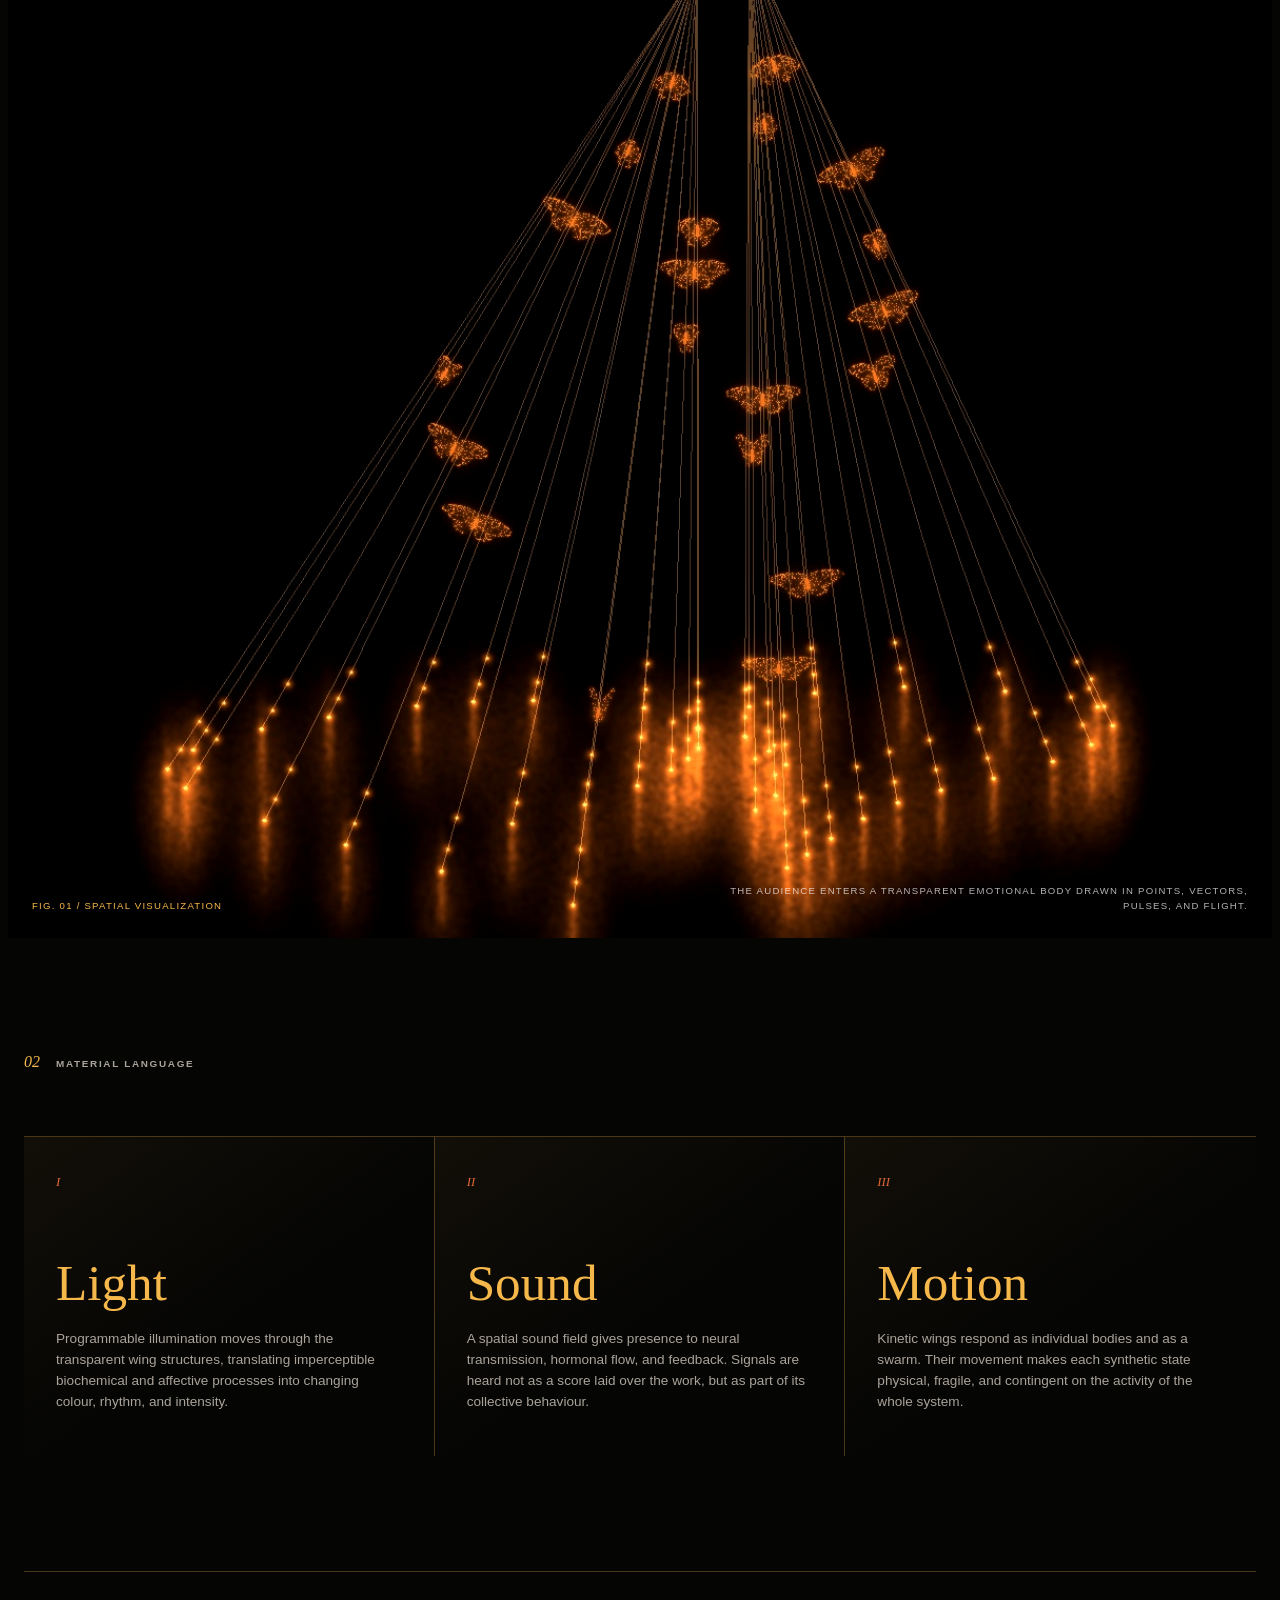
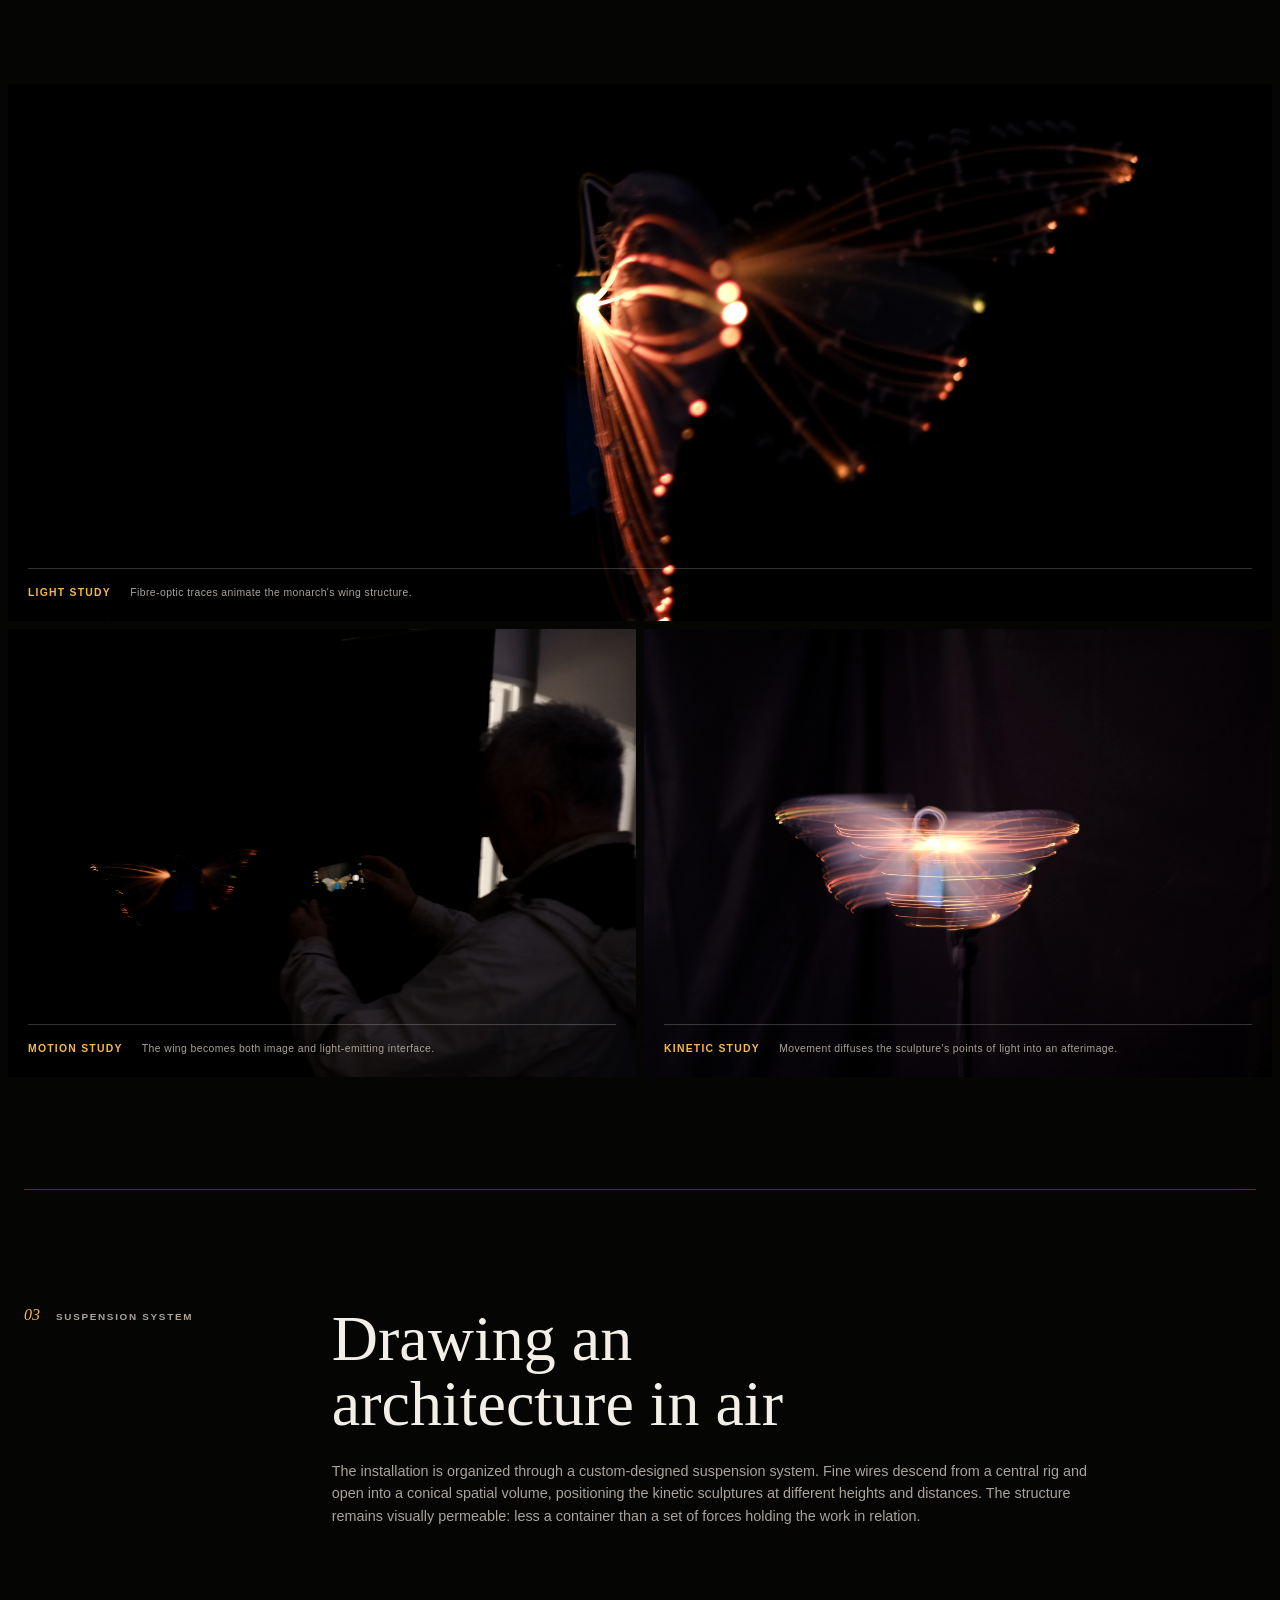
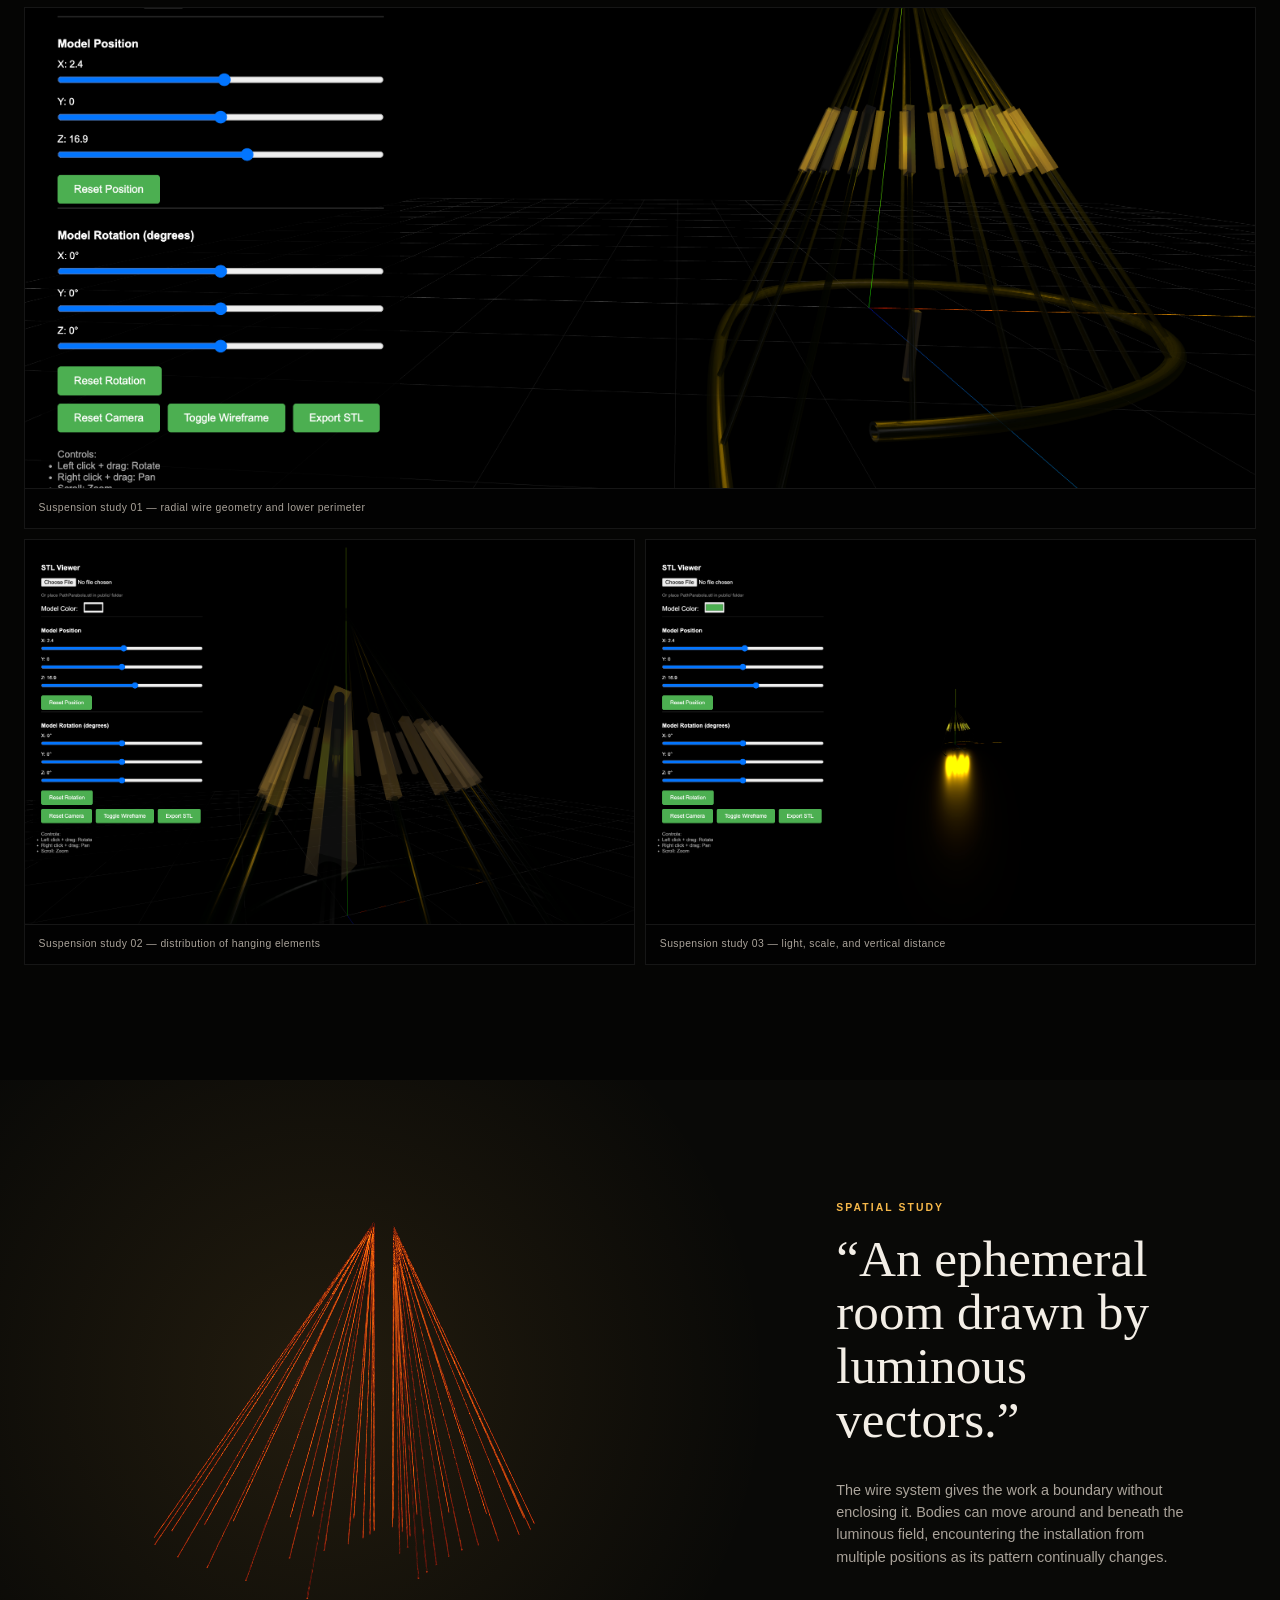
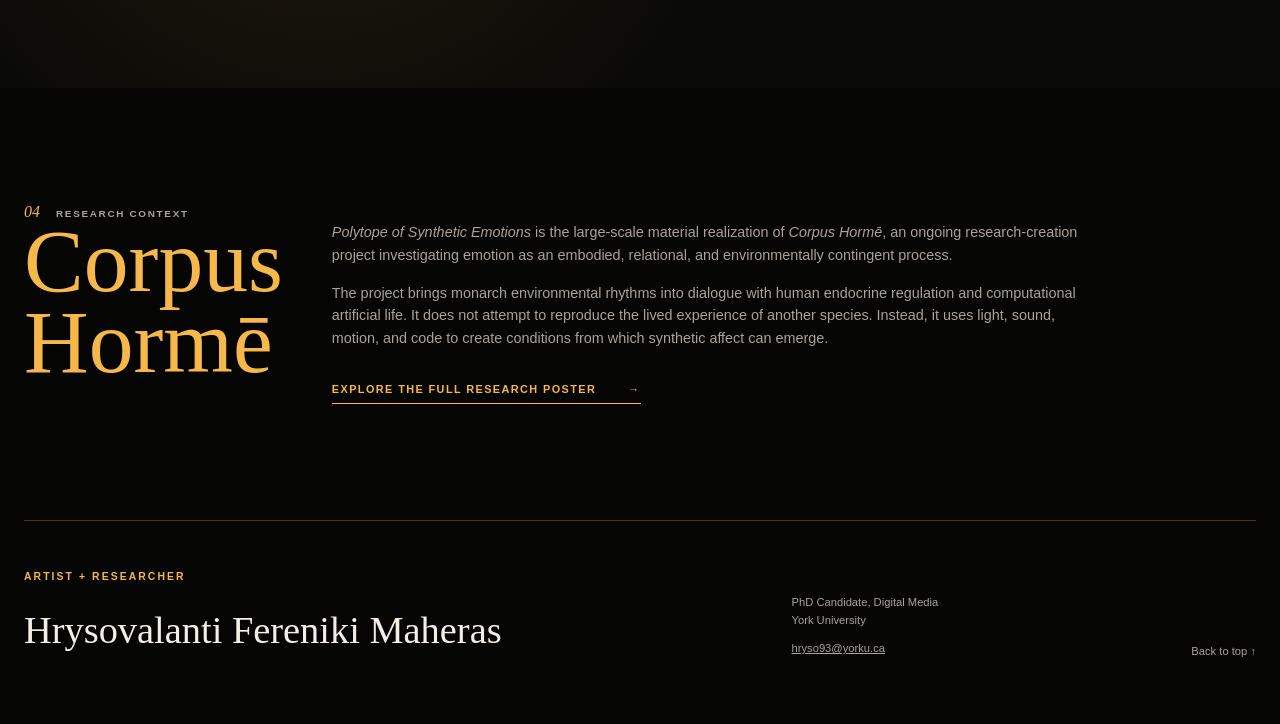
<file: portfolio.html>
<!doctype html>
<html lang="en">
<head>
  <meta charset="utf-8">
  <meta name="viewport" content="width=device-width, initial-scale=1">
  <meta name="description" content="Portfolio documentation for Polytope of Synthetic Emotions, a large-scale kinetic light and sound installation by Hrysovalanti Fereniki Maheras.">
  <title>Portfolio — Polytope of Synthetic Emotions</title>
  <link rel="stylesheet" href="portfolio.css?v=5">
</head>
<body>
  <header class="site-header">
    <a class="wordmark" href="portfolio.html" aria-label="Portfolio home">
      <span>HFM</span>
      <small>Research · Creation</small>
    </a>
    <nav aria-label="Primary navigation">
      <a href="projects.html">Work</a>
      <a href="#process">Process</a>
      <a href="#about">About</a>
      <a class="poster-link" href="index.html">Research poster <span aria-hidden="true">↗</span></a>
    </nav>
  </header>

  <main>
    <section class="hero" id="work" aria-labelledby="project-title">
      <div class="hero-media">
        <video autoplay muted loop playsinline webkit-playsinline disablepictureinpicture preload="metadata" poster="assets/polytope-with-butterflies.jpg" aria-hidden="true">
          <source src="assets/DSCF1764-web.mp4" type="video/mp4">
        </video>
        <div class="hero-shade" aria-hidden="true"></div>
      </div>
      <div class="hero-copy">
        <p class="kicker">Large-scale kinetic light + sound installation</p>
        <h1 id="project-title">Polytope of<br><em>Synthetic Emotions</em></h1>
        <div class="hero-meta">
          <p>Corpus Hormē</p>
          <p>Ongoing research-creation</p>
          <p>Light · sound · kinetics · code</p>
        </div>
      </div>
      <a class="scroll-cue" href="#overview">
        <span>Enter the work</span>
        <span aria-hidden="true">↓</span>
      </a>
    </section>

    <section class="overview" id="overview">
      <div class="section-label">
        <span>01</span>
        <p>The work</p>
      </div>
      <div class="statement">
        <p class="lead">A suspended architecture of monarch butterflies becomes a living field of light, sound, and motion.</p>
        <div class="columns">
          <p><i>Polytope of Synthetic Emotions</i> is a large-scale installation composed of kinetic monarch butterfly sculptures held within a spatial network of fine wires. Each butterfly acts as a luminous, moving node in a larger computational body.</p>
          <p>Light traces changing internal states across the wings. Sound gives form to transmission and feedback. Movement passes through the suspended field, making the installation appear to breathe, gather, and disperse around its audience.</p>
          <p>Rather than illustrating a single recognizable emotion, the work asks how affect might emerge between bodies, environments, and machines. Emotion is encountered here as a relation: distributed, atmospheric, and continually in formation.</p>
        </div>
      </div>
    </section>

    <section class="feature-image" aria-label="Installation visualization">
      <img src="assets/polytope-with-butterflies.jpg" alt="Visualization of a wire polytope populated by illuminated monarch butterfly forms" loading="lazy">
      <p class="image-index">Fig. 01 / Spatial visualization</p>
      <p class="image-caption">The audience enters a transparent emotional body drawn in points, vectors, pulses, and flight.</p>
    </section>

    <section class="material-section">
      <div class="section-label">
        <span>02</span>
        <p>Material language</p>
      </div>
      <div class="material-grid">
        <article>
          <span class="material-number">I</span>
          <h2>Light</h2>
          <p>Programmable illumination moves through the transparent wing structures, translating imperceptible biochemical and affective processes into changing colour, rhythm, and intensity.</p>
        </article>
        <article>
          <span class="material-number">II</span>
          <h2>Sound</h2>
          <p>A spatial sound field gives presence to neural transmission, hormonal flow, and feedback. Signals are heard not as a score laid over the work, but as part of its collective behaviour.</p>
        </article>
        <article>
          <span class="material-number">III</span>
          <h2>Motion</h2>
          <p>Kinetic wings respond as individual bodies and as a swarm. Their movement makes each synthetic state physical, fragile, and contingent on the activity of the whole system.</p>
        </article>
      </div>
    </section>

    <section class="documentation">
      <figure class="document document-wide">
        <img src="assets/DSCF1762.JPG" alt="Close view of an illuminated kinetic monarch butterfly sculpture in darkness" loading="lazy">
        <figcaption><span>Light study</span> Fibre-optic traces animate the monarch's wing structure.</figcaption>
      </figure>
      <figure class="document">
        <img src="assets/DSCF1752.JPG" alt="A person photographing a moving illuminated monarch butterfly sculpture" loading="lazy">
        <figcaption><span>Motion study</span> The wing becomes both image and light-emitting interface.</figcaption>
      </figure>
      <figure class="document">
        <img src="assets/DSCF1782.JPG" alt="Illuminated monarch butterfly wing captured in motion against a dark background" loading="lazy">
        <figcaption><span>Kinetic study</span> Movement diffuses the sculpture's points of light into an afterimage.</figcaption>
      </figure>
    </section>

    <section class="process" id="process">
      <div class="process-heading">
        <div class="section-label">
          <span>03</span>
          <p>Suspension system</p>
        </div>
        <div>
          <h2>Drawing an architecture in air</h2>
          <p>The installation is organized through a custom-designed suspension system. Fine wires descend from a central rig and open into a conical spatial volume, positioning the kinetic sculptures at different heights and distances. The structure remains visually permeable: less a container than a set of forces holding the work in relation.</p>
        </div>
      </div>

      <div class="process-gallery">
        <figure class="process-primary">
          <img src="assets/Screenshot 2026-01-05 at 7.15.48 PM.png" alt="Three-dimensional design view of the suspension wires and curved lower frame" loading="lazy">
          <figcaption>Suspension study 01 — radial wire geometry and lower perimeter</figcaption>
        </figure>
        <figure>
          <img src="assets/Screenshot 2026-01-05 at 7.27.12 PM.png" alt="Three-dimensional close view of suspended components arranged around the central axis" loading="lazy">
          <figcaption>Suspension study 02 — distribution of hanging elements</figcaption>
        </figure>
        <figure>
          <img src="assets/Screenshot 2026-01-05 at 7.54.54 PM.png" alt="Distant view of a light source suspended from the wire rig" loading="lazy">
          <figcaption>Suspension study 03 — light, scale, and vertical distance</figcaption>
        </figure>
      </div>
    </section>

    <section class="scaffold">
      <img src="assets/scaffold-study.jpg" alt="Minimal line study of the installation's conical suspended scaffold" loading="lazy">
      <div>
        <p class="kicker">Spatial study</p>
        <blockquote>“An ephemeral room drawn by luminous vectors.”</blockquote>
        <p>The wire system gives the work a boundary without enclosing it. Bodies can move around and beneath the luminous field, encountering the installation from multiple positions as its pattern continually changes.</p>
      </div>
    </section>

    <section class="about" id="about">
      <div class="section-label">
        <span>04</span>
        <p>Research context</p>
      </div>
      <div class="about-grid">
        <h2>Corpus Hormē</h2>
        <div>
          <p><i>Polytope of Synthetic Emotions</i> is the large-scale material realization of <i>Corpus Hormē</i>, an ongoing research-creation project investigating emotion as an embodied, relational, and environmentally contingent process.</p>
          <p>The project brings monarch environmental rhythms into dialogue with human endocrine regulation and computational artificial life. It does not attempt to reproduce the lived experience of another species. Instead, it uses light, sound, motion, and code to create conditions from which synthetic affect can emerge.</p>
          <a class="text-link" href="index.html">Explore the full research poster <span aria-hidden="true">→</span></a>
        </div>
      </div>
    </section>
  </main>

  <footer>
    <div>
      <p class="kicker">Artist + researcher</p>
      <h2>Hrysovalanti Fereniki Maheras</h2>
    </div>
    <div class="footer-contact">
      <p>PhD Candidate, Digital Media<br>York University</p>
      <a href="mailto:hryso93@yorku.ca">hryso93@yorku.ca</a>
    </div>
    <a class="back-top" href="#work">Back to top ↑</a>
  </footer>
</body>
</html>
</file>
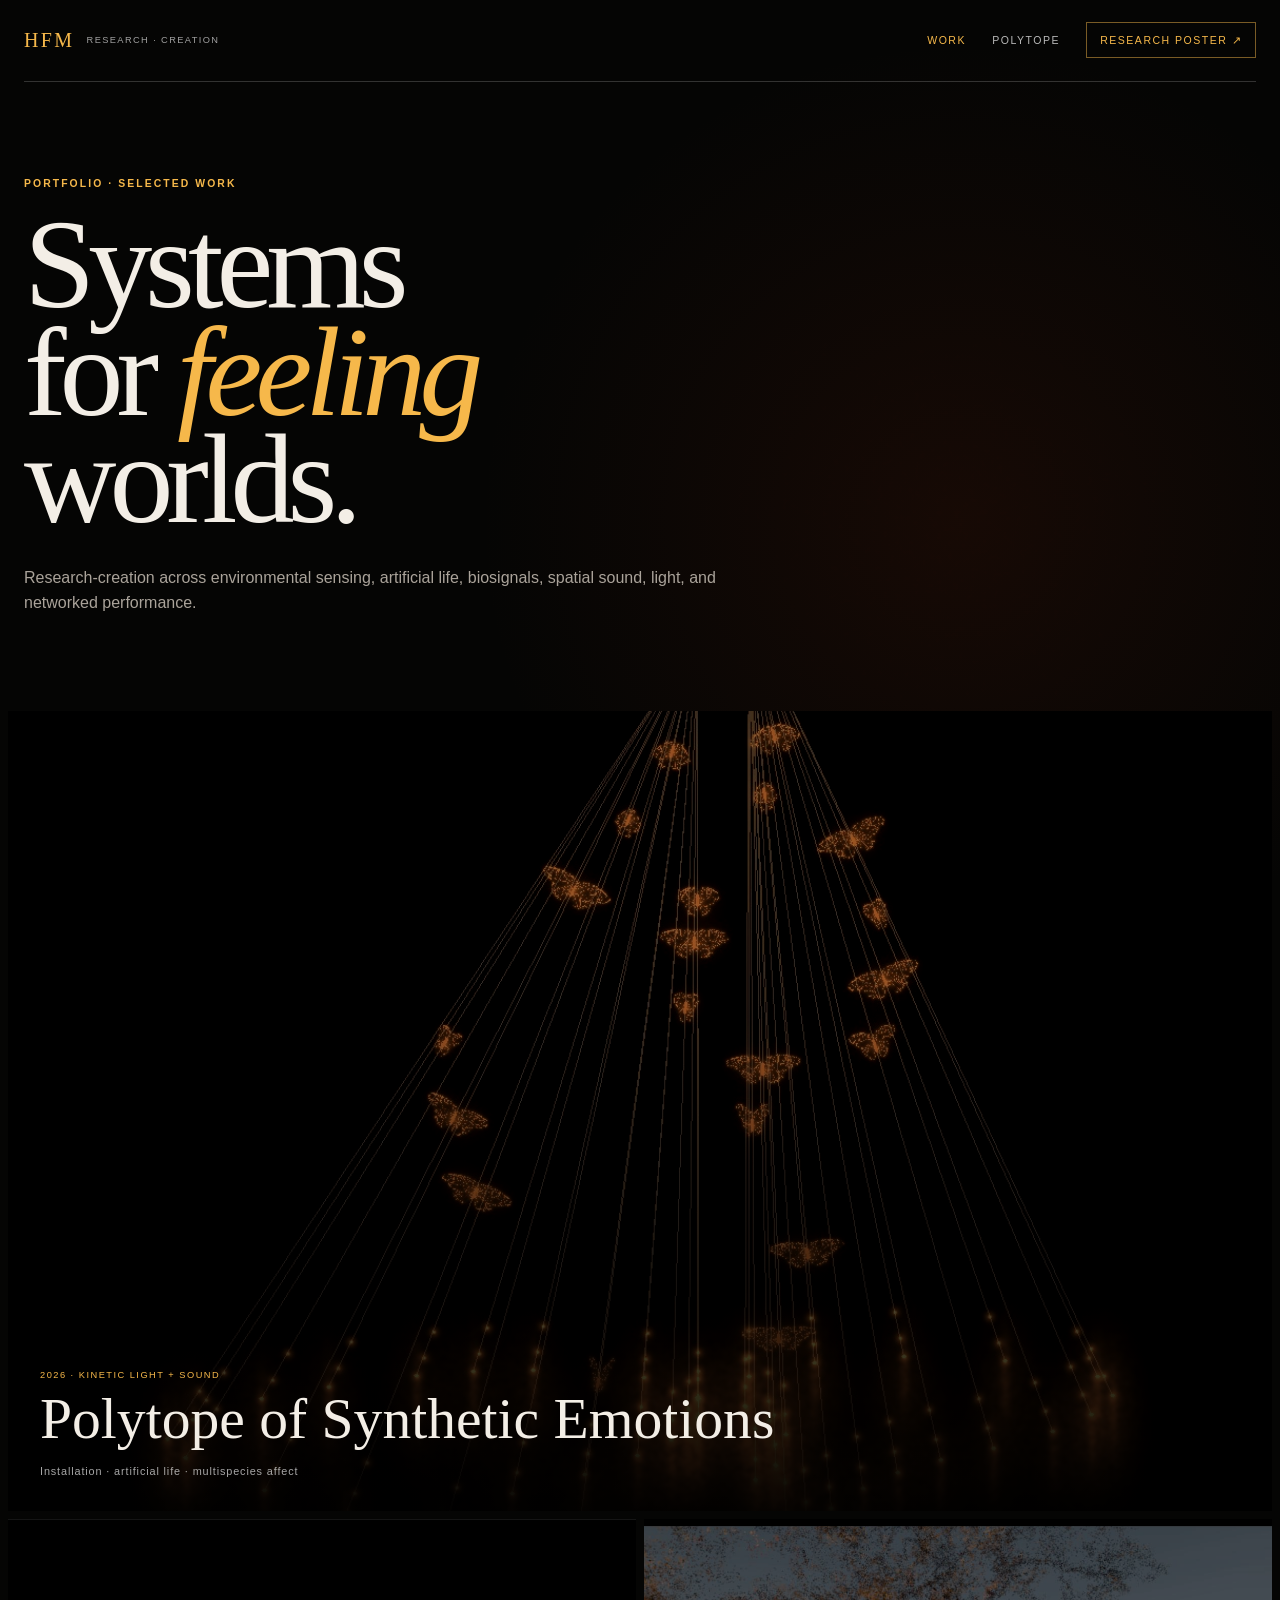
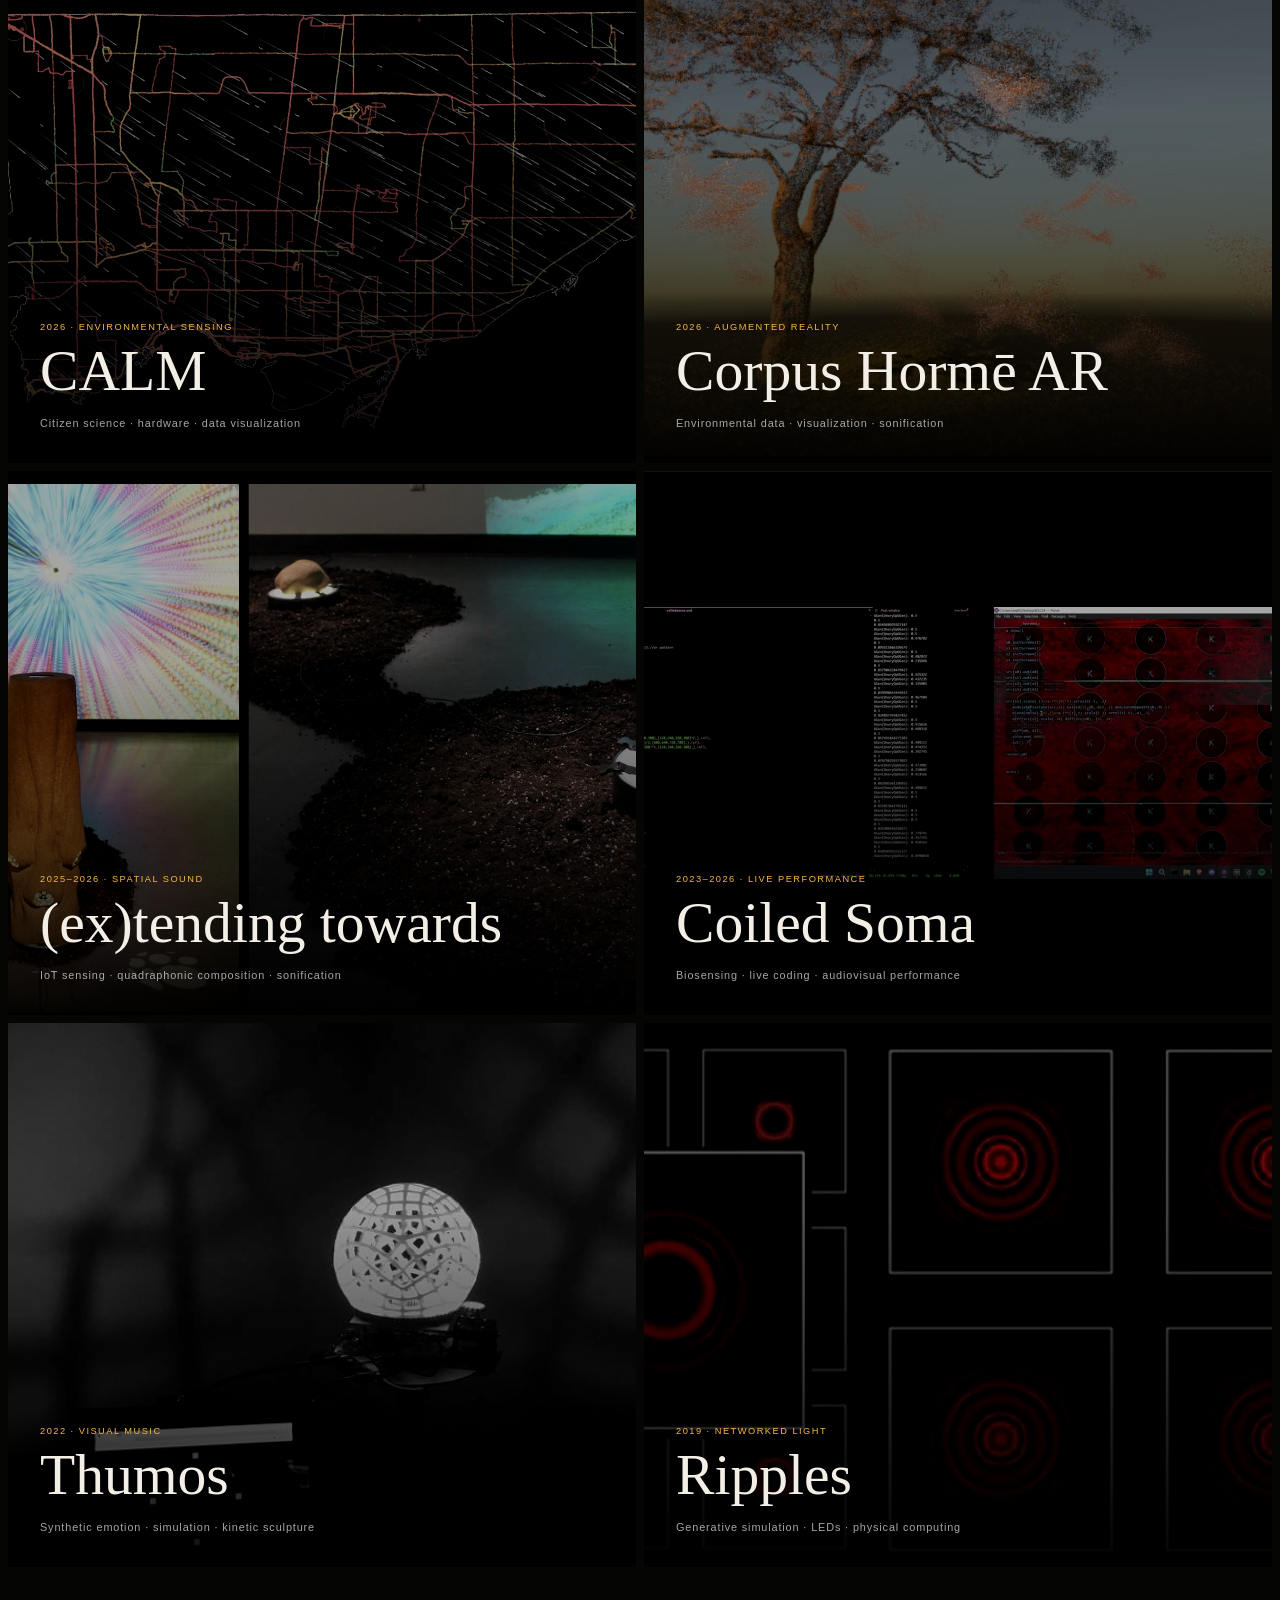
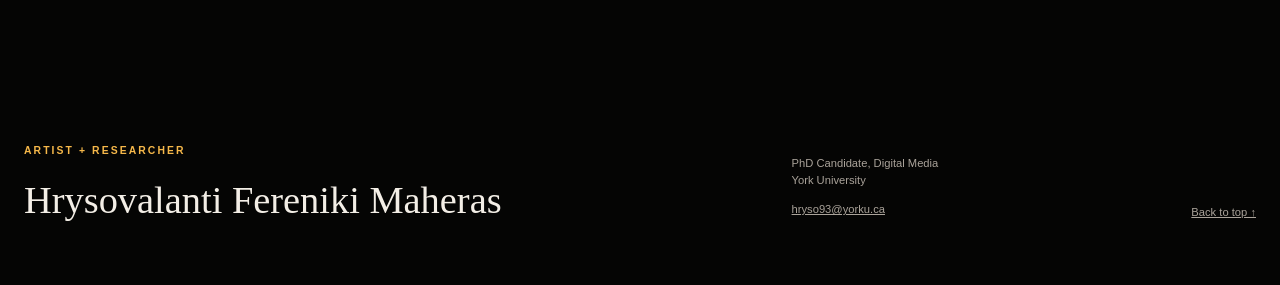
<file: projects.html>
<!doctype html>
<html lang="en">
<head>
  <meta charset="utf-8">
  <meta name="viewport" content="width=device-width, initial-scale=1">
  <meta name="description" content="Selected computational art, environmental sensing, sound, and research-creation projects by Hrysovalanti Fereniki Maheras.">
  <title>Selected Work — Hrysovalanti Fereniki Maheras</title>
  <link rel="stylesheet" href="project.css?v=5">
</head>
<body>
  <header class="site-header">
    <a class="wordmark" href="projects.html"><span>HFM</span><small>Research · Creation</small></a>
    <nav aria-label="Primary navigation">
      <a class="active-link" href="projects.html">Work</a>
      <a href="portfolio.html">Polytope</a>
      <a class="poster-link" href="index.html">Research poster ↗</a>
    </nav>
  </header>

  <main>
    <section class="directory-hero">
      <p class="kicker">Portfolio · Selected work</p>
      <h1>Systems for <em>feeling</em> worlds.</h1>
      <p>Research-creation across environmental sensing, artificial life, biosignals, spatial sound, light, and networked performance.</p>
    </section>

    <section class="project-directory" aria-label="Selected projects">
      <a class="project-card" href="portfolio.html">
        <img src="assets/polytope-with-butterflies.jpg" alt="Luminous butterflies suspended within a wire polytope">
        <div class="card-copy"><p>2026 · Kinetic light + sound</p><h2>Polytope of Synthetic Emotions</h2><span>Installation · artificial life · multispecies affect</span></div>
      </a>
      <a class="project-card" href="calm.html">
        <img src="assets/projects/calm/hero.jpeg" alt="Map visualization from the Clean Air Living Map">
        <div class="card-copy"><p>2026 · Environmental sensing</p><h2>CALM</h2><span>Citizen science · hardware · data visualization</span></div>
      </a>
      <a class="project-card" href="corpus-horme-ar.html">
        <img src="assets/projects/corpus-horme-ar/hero.jpeg" alt="Augmented tree and monarch point-cloud visualization">
        <div class="card-copy"><p>2026 · Augmented reality</p><h2>Corpus Hormē AR</h2><span>Environmental data · visualization · sonification</span></div>
      </a>
      <a class="project-card" href="extending-towards.html">
        <img src="assets/projects/extending-towards/hero.jpeg" alt="Environmental installation with projected light and sculptural forms">
        <div class="card-copy"><p>2025–2026 · Spatial sound</p><h2>(ex)tending towards</h2><span>IoT sensing · quadraphonic composition · sonification</span></div>
      </a>
      <a class="project-card" href="coiled-soma.html">
        <img src="assets/projects/coiled-soma/hero.jpeg" alt="Live-coded audiovisual interfaces from Coiled Soma">
        <div class="card-copy"><p>2023–2026 · Live performance</p><h2>Coiled Soma</h2><span>Biosensing · live coding · audiovisual performance</span></div>
      </a>
      <a class="project-card" href="thumos.html">
        <img src="assets/projects/thumos/hero.jpeg" alt="Thumos kinetic sculpture casting patterned shadows">
        <div class="card-copy"><p>2022 · Visual music</p><h2>Thumos</h2><span>Synthetic emotion · simulation · kinetic sculpture</span></div>
      </a>
      <a class="project-card" href="ripples.html">
        <img src="assets/projects/ripples/hero.jpeg" alt="Red concentric light patterns distributed across suspended panels">
        <div class="card-copy"><p>2019 · Networked light</p><h2>Ripples</h2><span>Generative simulation · LEDs · physical computing</span></div>
      </a>
    </section>
  </main>

  <footer>
    <div><p class="kicker">Artist + researcher</p><h2>Hrysovalanti Fereniki Maheras</h2></div>
    <div><p>PhD Candidate, Digital Media<br>York University</p><a href="mailto:hryso93@yorku.ca">hryso93@yorku.ca</a></div>
    <a href="#top">Back to top ↑</a>
  </footer>
</body>
</html>
</file>
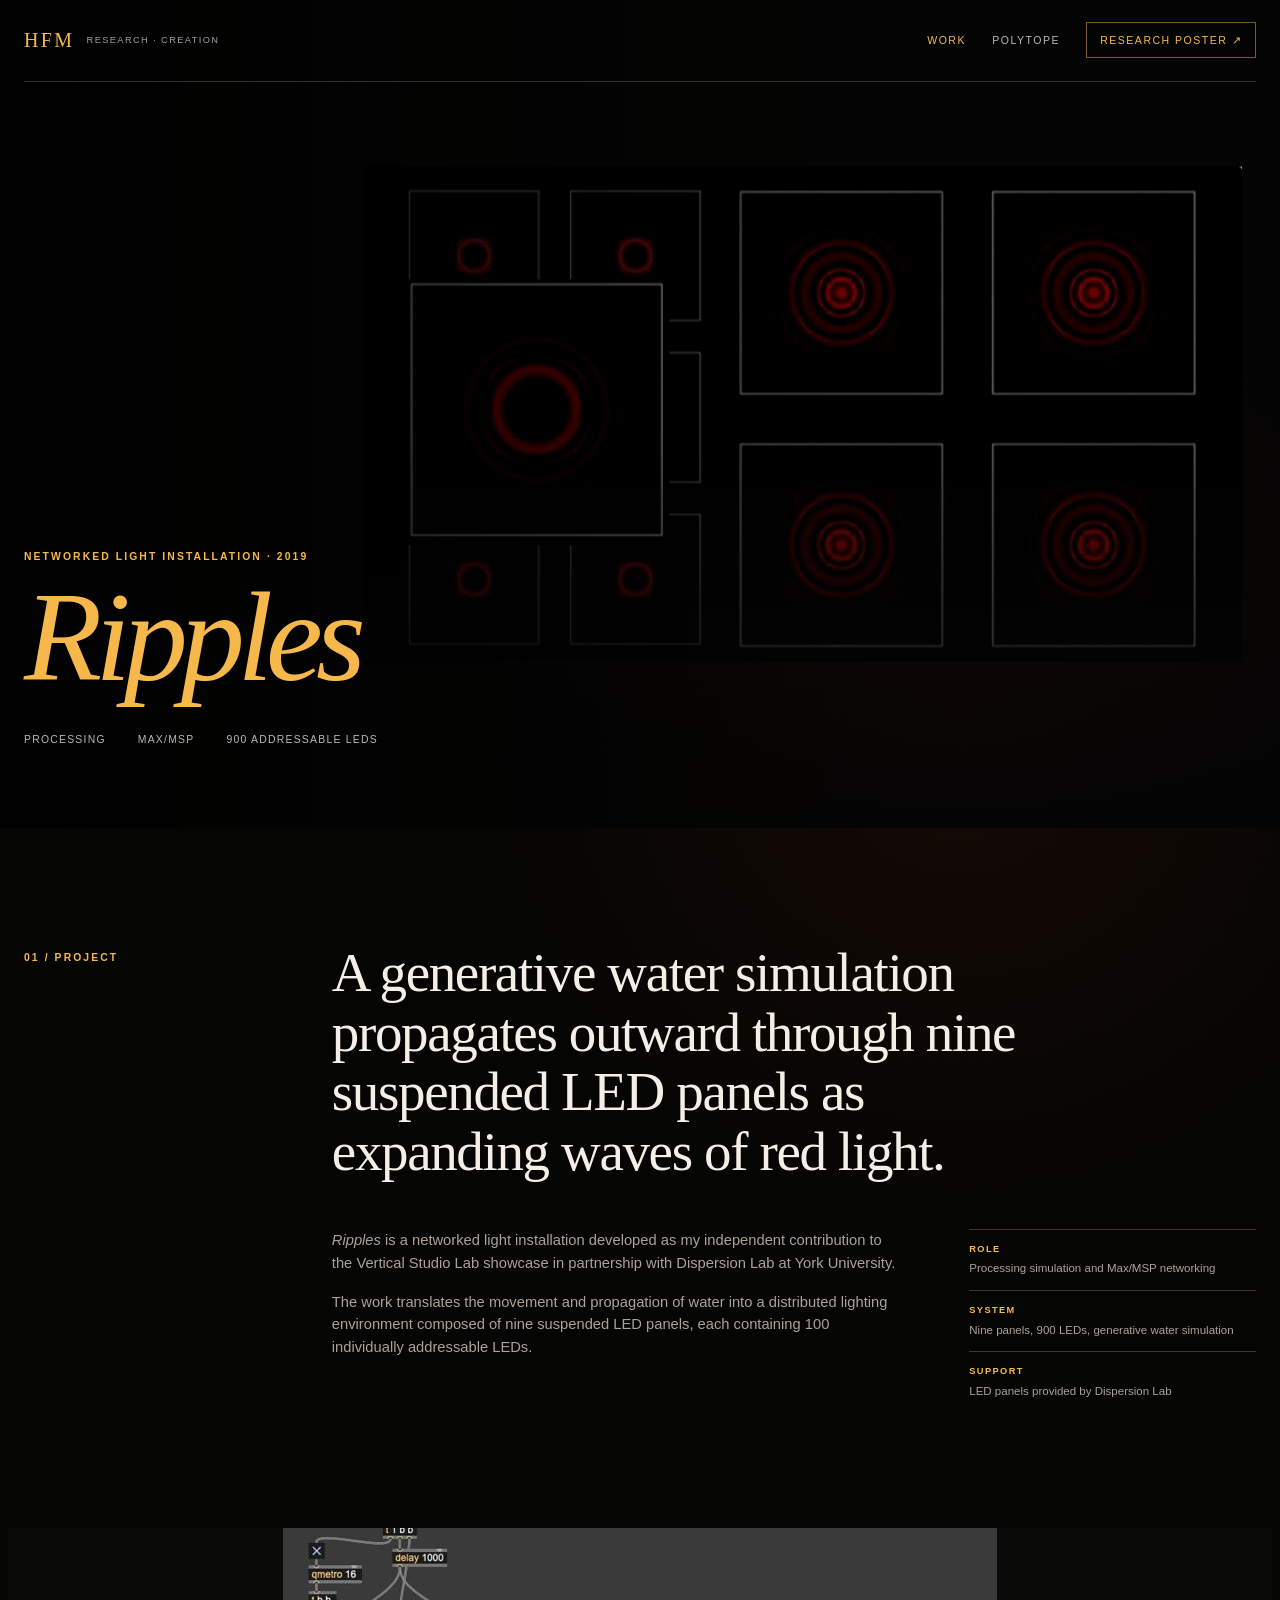
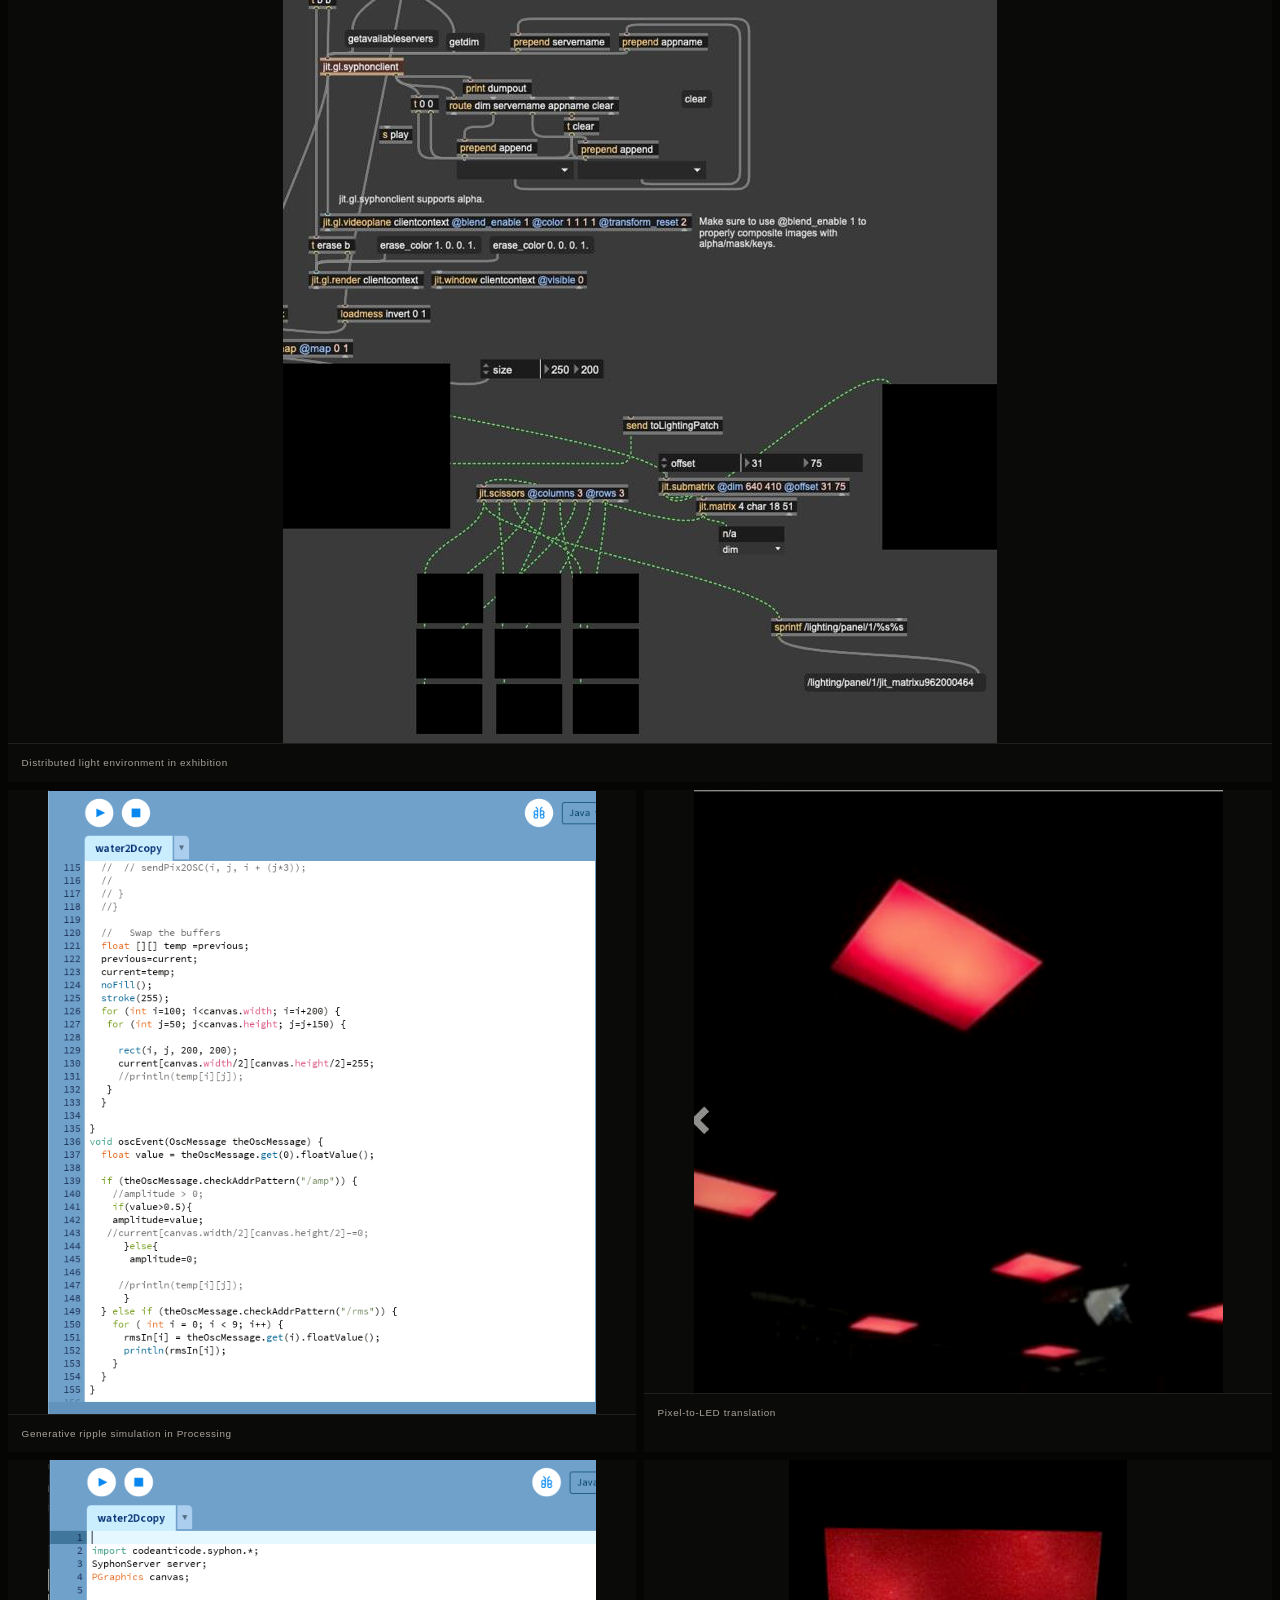
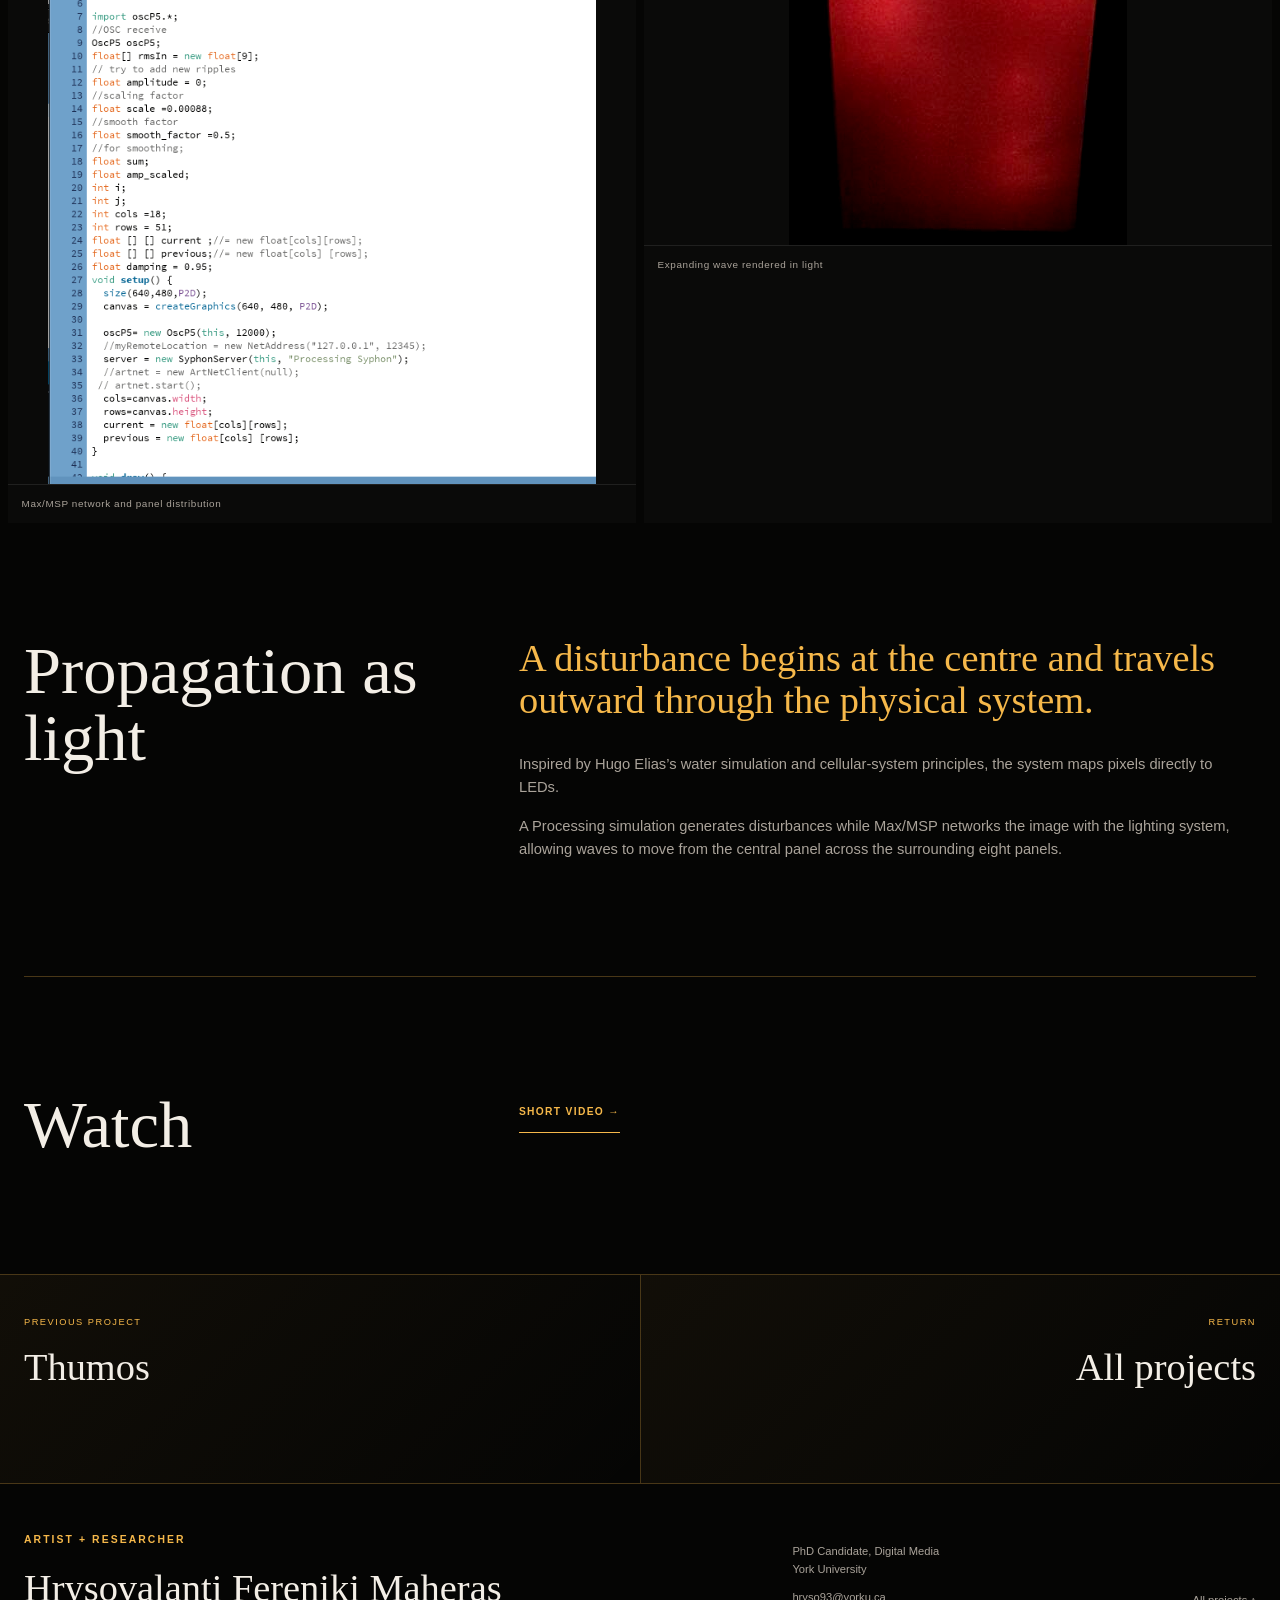
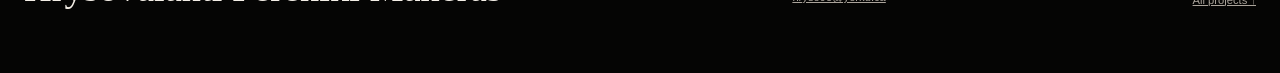
<file: ripples.html>
<!doctype html>
<html lang="en">
<head>
  <meta charset="utf-8">
  <meta name="viewport" content="width=device-width, initial-scale=1">
  <meta name="description" content="Ripples: a networked light installation by Hrysovalanti Fereniki Maheras.">
  <title>Ripples — Hrysovalanti Fereniki Maheras</title>
  <link rel="stylesheet" href="project.css?v=5">
</head>
<body>
  <header class="site-header"><a class="wordmark" href="projects.html"><span>HFM</span><small>Research · Creation</small></a><nav aria-label="Primary navigation"><a class="active-link" href="projects.html">Work</a><a href="portfolio.html">Polytope</a><a class="poster-link" href="index.html">Research poster ↗</a></nav></header>
  <main>
    <section class="project-hero"><img src="assets/projects/ripples/hero.jpeg" alt="Concentric red light patterns distributed across nine panels"><div class="hero-content"><p class="kicker">Networked light installation · 2019</p><h1><em>Ripples</em></h1><div class="hero-meta"><span>Processing</span><span>Max/MSP</span><span>900 addressable LEDs</span></div></div></section>
    <section class="project-overview">
      <p class="section-label">01 / Project</p>
      <div><p class="lead">A generative water simulation propagates outward through nine suspended LED panels as expanding waves of red light.</p><div class="overview-copy">
        <div><p><i>Ripples</i> is a networked light installation developed as my independent contribution to the Vertical Studio Lab showcase in partnership with Dispersion Lab at York University.</p><p>The work translates the movement and propagation of water into a distributed lighting environment composed of nine suspended LED panels, each containing 100 individually addressable LEDs.</p></div>
        <dl class="facts"><div><dt>Role</dt><dd>Processing simulation and Max/MSP networking</dd></div><div><dt>System</dt><dd>Nine panels, 900 LEDs, generative water simulation</dd></div><div><dt>Support</dt><dd>LED panels provided by Dispersion Lab</dd></div></dl>
      </div></div>
    </section>
    <section class="project-gallery" aria-label="Ripples installation documentation">
      <figure class="wide"><img src="assets/projects/ripples/detail-03.jpeg" alt="Suspended red LED panels installed in a dark exhibition space"><figcaption>Distributed light environment in exhibition</figcaption></figure>
      <figure><img src="assets/projects/ripples/detail-02.png" alt="Processing source code for the water simulation"><figcaption>Generative ripple simulation in Processing</figcaption></figure>
      <figure><img src="assets/projects/ripples/detail-04.jpeg" alt="Red light moving across an LED panel"><figcaption>Pixel-to-LED translation</figcaption></figure>
      <figure><img src="assets/projects/ripples/detail-05.png" alt="Max MSP networking patch"><figcaption>Max/MSP network and panel distribution</figcaption></figure>
      <figure><img src="assets/projects/ripples/detail-06.jpeg" alt="Detail of illuminated red panel"><figcaption>Expanding wave rendered in light</figcaption></figure>
    </section>
    <section class="project-section"><h2>Propagation as light</h2><div><blockquote>A disturbance begins at the centre and travels outward through the physical system.</blockquote><p>Inspired by Hugo Elias’s water simulation and cellular-system principles, the system maps pixels directly to LEDs.</p><p>A Processing simulation generates disturbances while Max/MSP networks the image with the lighting system, allowing waves to move from the central panel across the surrounding eight panels.</p></div></section>
    <section class="project-links"><h2>Watch</h2><div class="link-list"><a class="inline-link" href="https://youtube.com/shorts/dIhojKDyFpo?si=INQVEqB2Mk8nYXXU">Short video →</a></div></section>
    <nav class="project-pagination" aria-label="Project navigation"><a href="thumos.html"><span>Previous project</span><strong>Thumos</strong></a><a href="projects.html"><span>Return</span><strong>All projects</strong></a></nav>
  </main>
  <footer><div><p class="kicker">Artist + researcher</p><h2>Hrysovalanti Fereniki Maheras</h2></div><div><p>PhD Candidate, Digital Media<br>York University</p><a href="mailto:hryso93@yorku.ca">hryso93@yorku.ca</a></div><a href="projects.html">All projects ↑</a></footer>
</body>
</html>
</file>
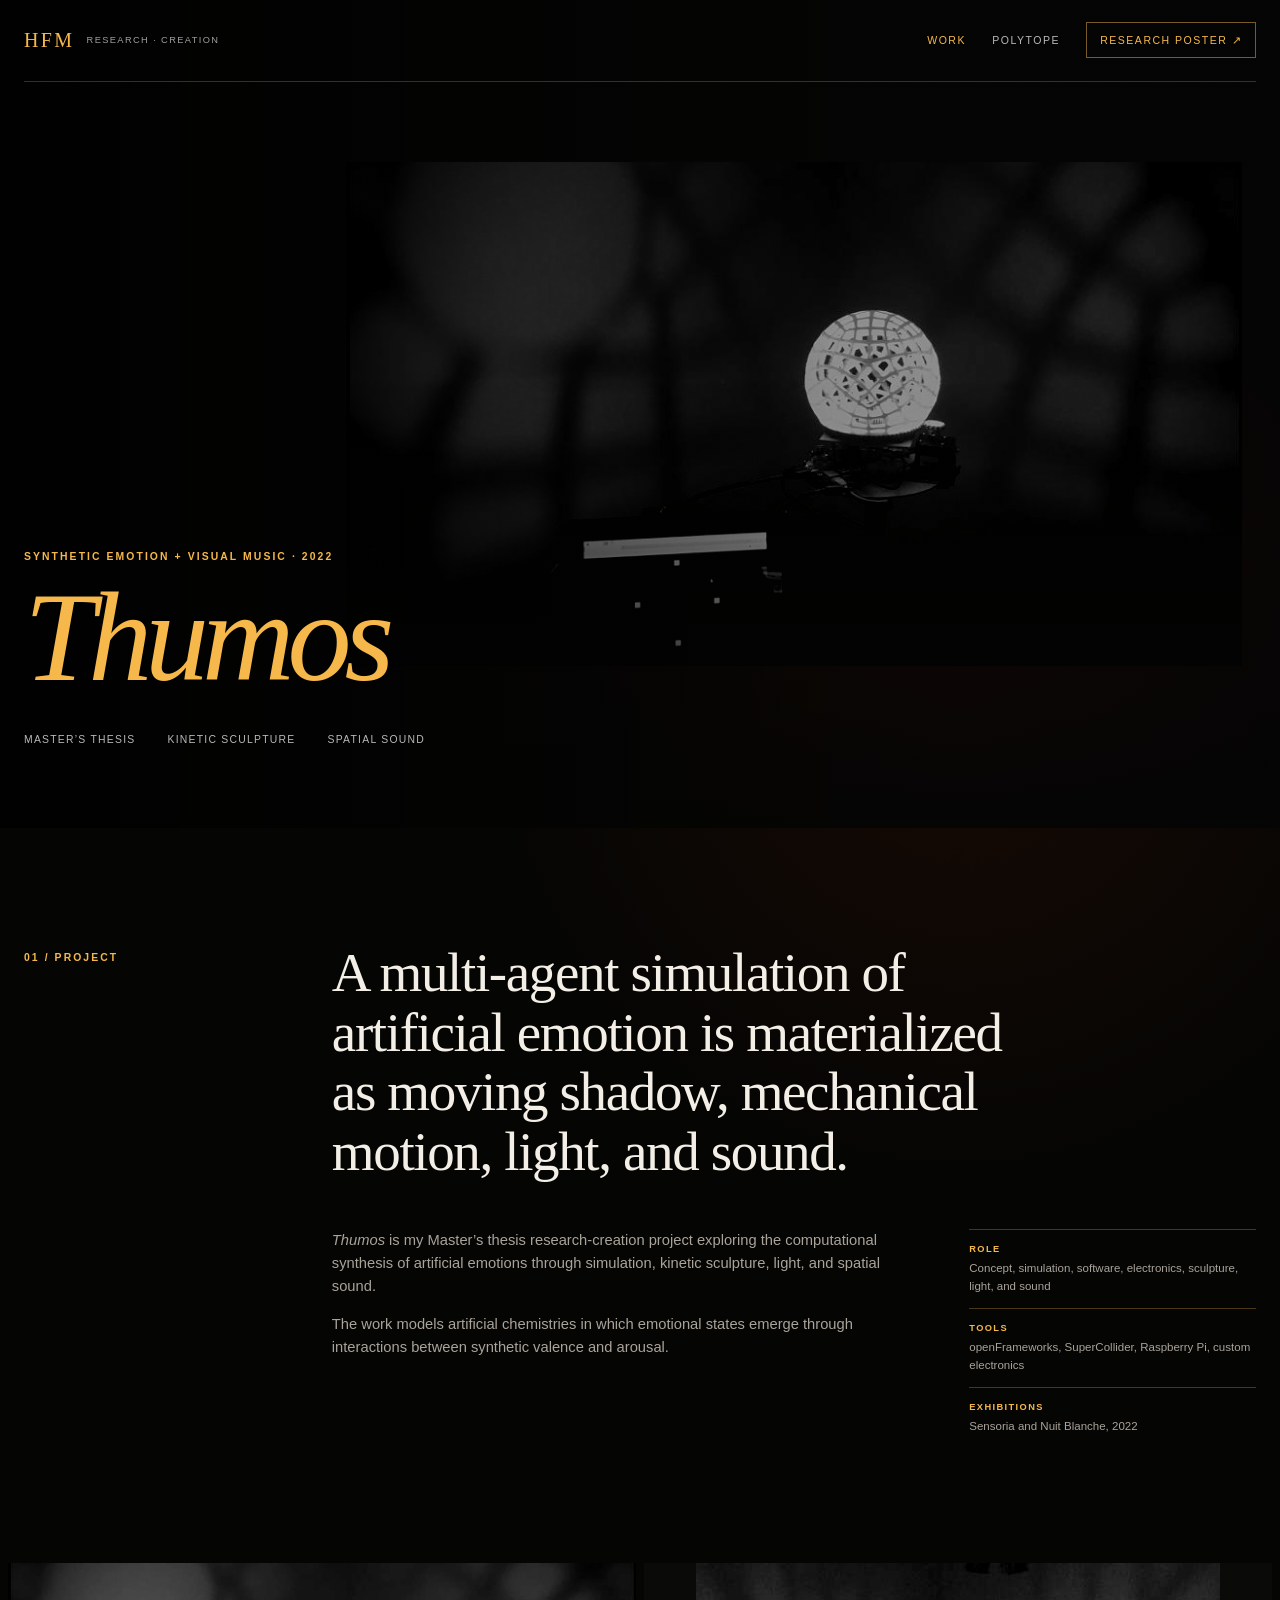
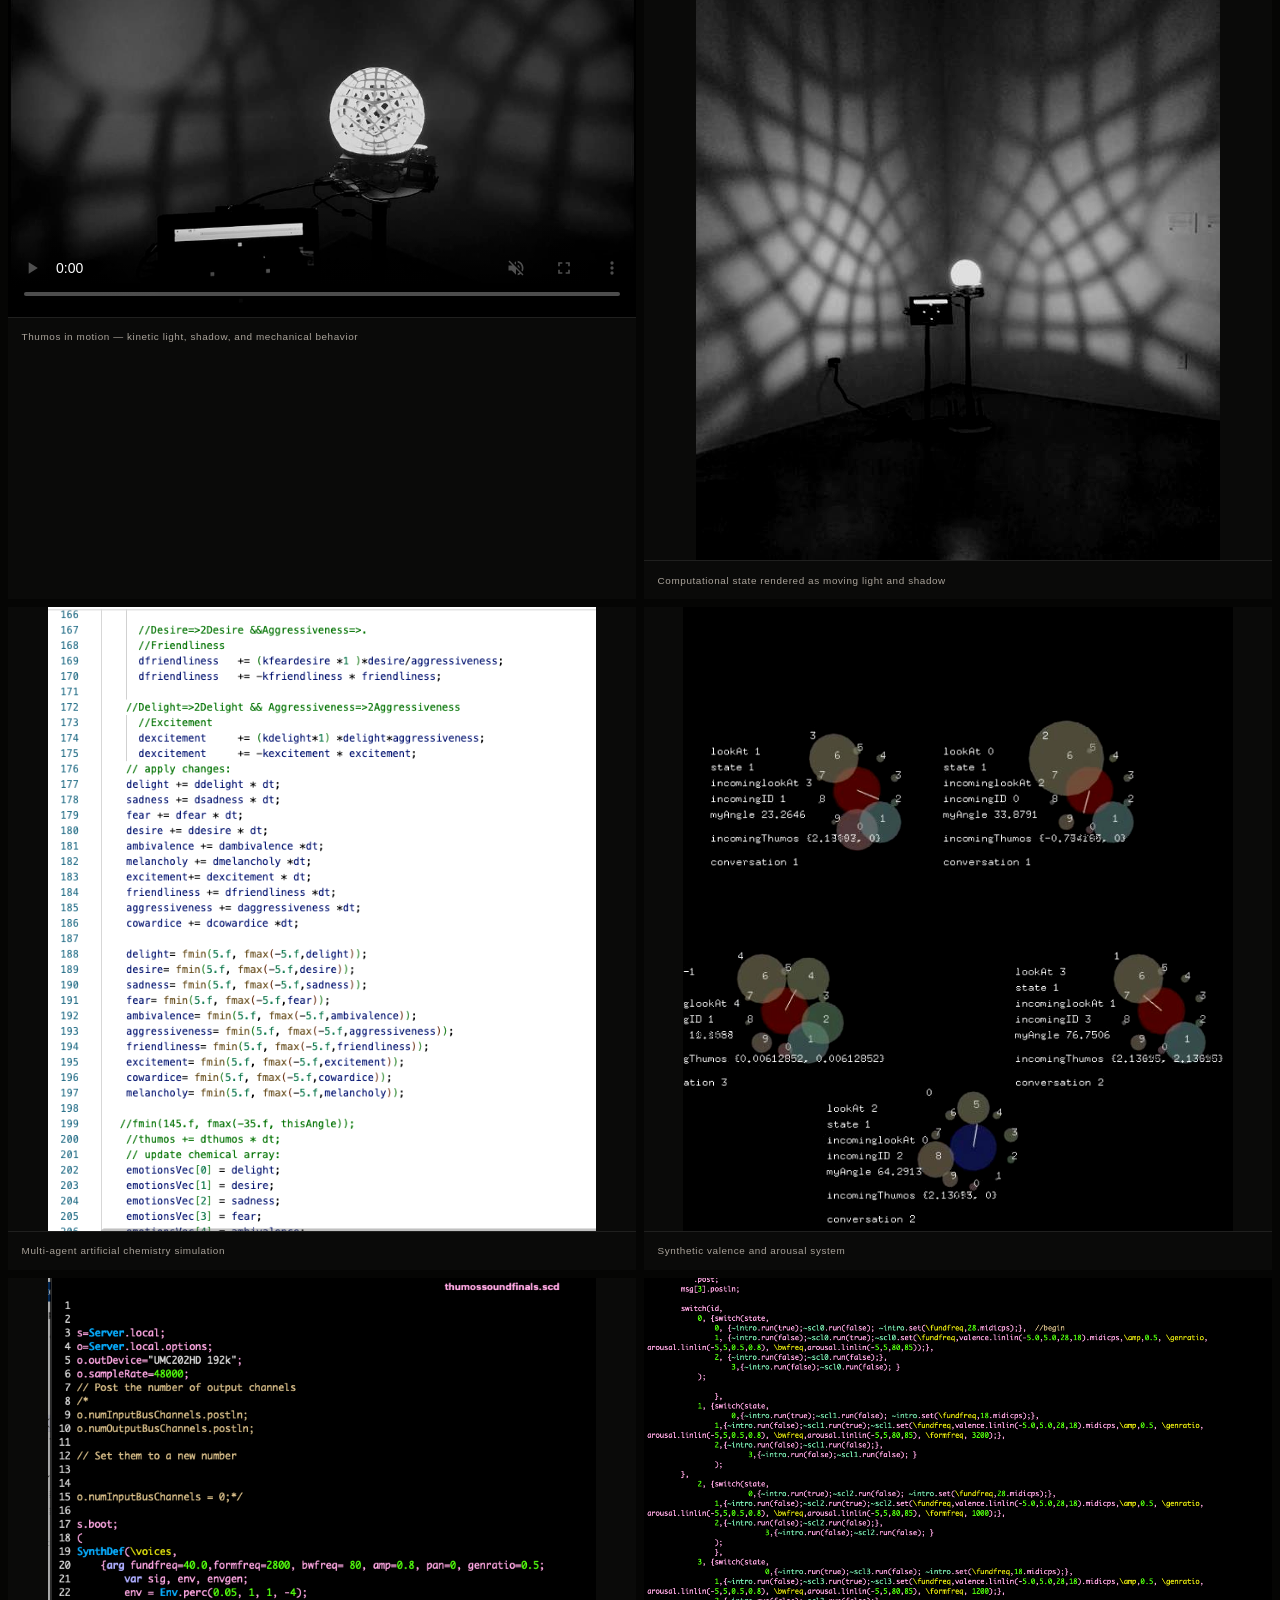
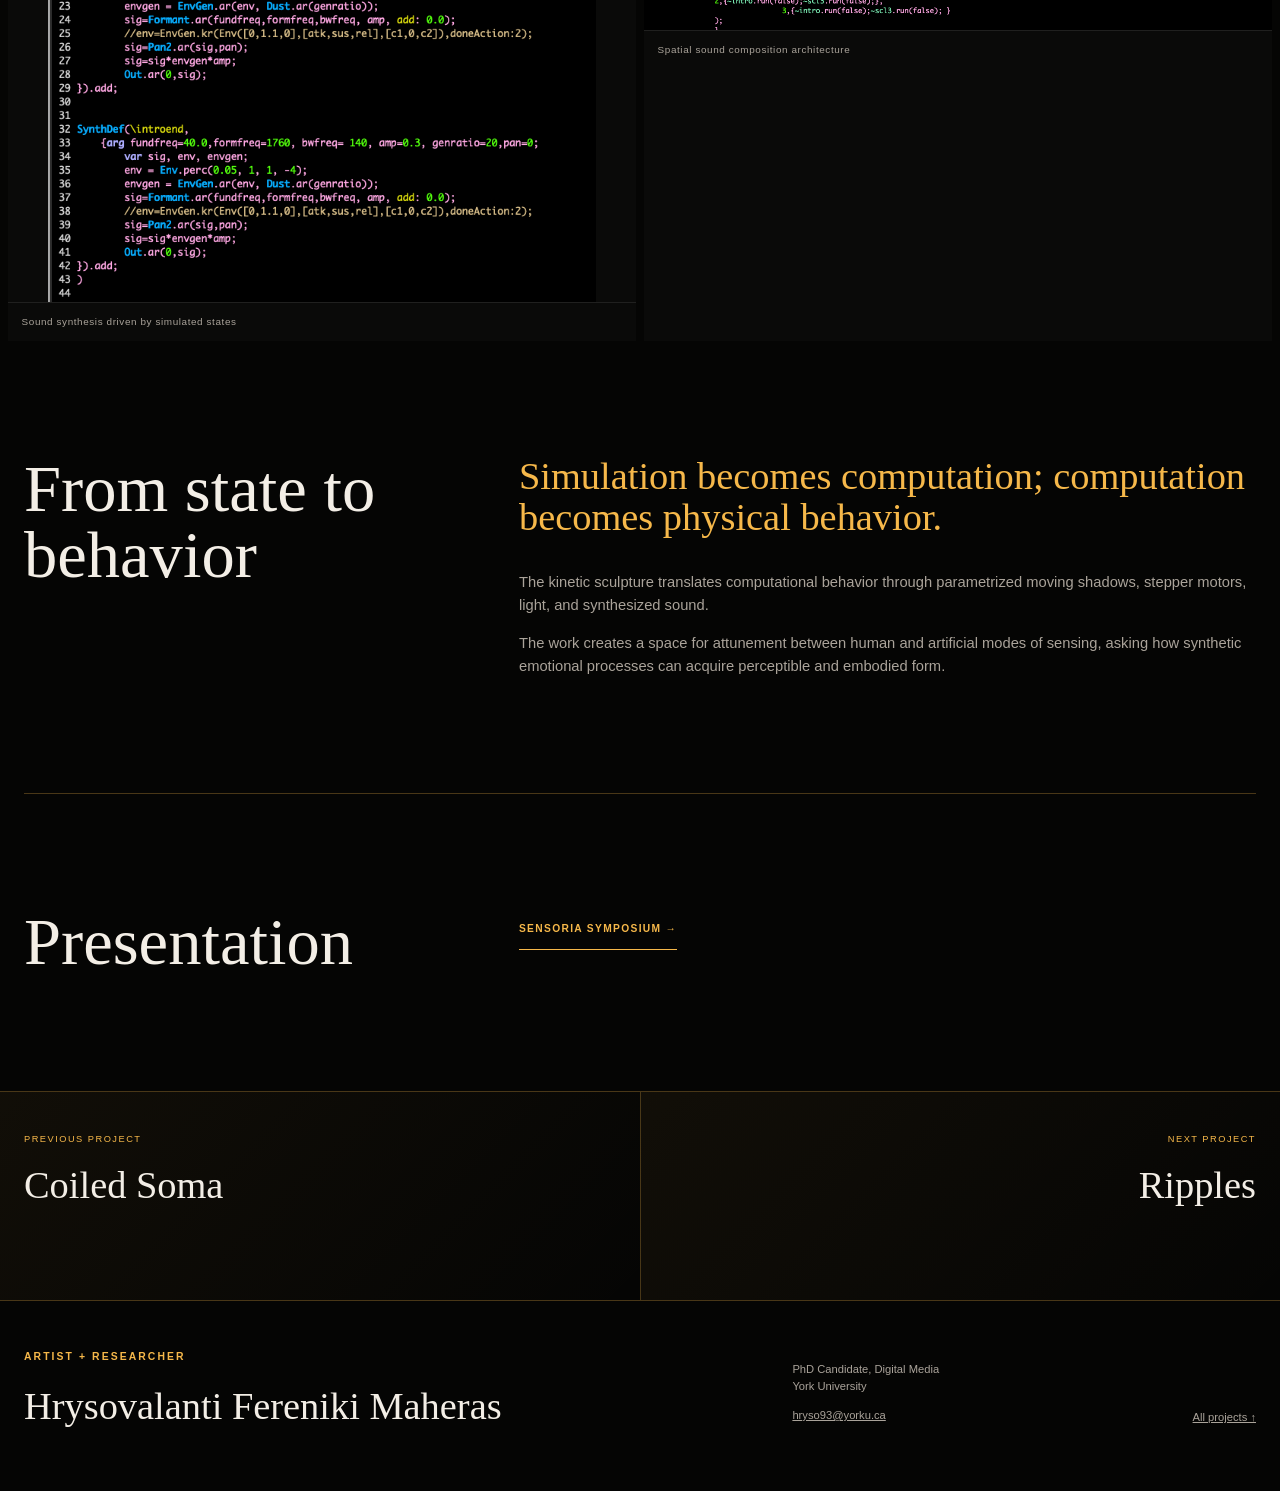
<file: thumos.html>
<!doctype html>
<html lang="en">
<head>
  <meta charset="utf-8">
  <meta name="viewport" content="width=device-width, initial-scale=1">
  <meta name="description" content="Thumos: a synthetic emotion and visual music installation by Hrysovalanti Fereniki Maheras.">
  <title>Thumos — Hrysovalanti Fereniki Maheras</title>
  <link rel="stylesheet" href="project.css?v=5">
</head>
<body>
  <header class="site-header"><a class="wordmark" href="projects.html"><span>HFM</span><small>Research · Creation</small></a><nav aria-label="Primary navigation"><a class="active-link" href="projects.html">Work</a><a href="portfolio.html">Polytope</a><a class="poster-link" href="index.html">Research poster ↗</a></nav></header>
  <main>
    <section class="project-hero"><img src="assets/projects/thumos/hero.jpeg" alt="Thumos sculpture casting a patterned shadow in a dark room"><div class="hero-content"><p class="kicker">Synthetic emotion + visual music · 2022</p><h1><em>Thumos</em></h1><div class="hero-meta"><span>Master’s thesis</span><span>Kinetic sculpture</span><span>Spatial sound</span></div></div></section>
    <section class="project-overview">
      <p class="section-label">01 / Project</p>
      <div><p class="lead">A multi-agent simulation of artificial emotion is materialized as moving shadow, mechanical motion, light, and sound.</p><div class="overview-copy">
        <div><p><i>Thumos</i> is my Master’s thesis research-creation project exploring the computational synthesis of artificial emotions through simulation, kinetic sculpture, light, and spatial sound.</p><p>The work models artificial chemistries in which emotional states emerge through interactions between synthetic valence and arousal.</p></div>
        <dl class="facts"><div><dt>Role</dt><dd>Concept, simulation, software, electronics, sculpture, light, and sound</dd></div><div><dt>Tools</dt><dd>openFrameworks, SuperCollider, Raspberry Pi, custom electronics</dd></div><div><dt>Exhibitions</dt><dd>Sensoria and Nuit Blanche, 2022</dd></div></dl>
      </div></div>
    </section>
    <section class="project-gallery" aria-label="Thumos documentation">
      <figure class="project-video"><video autoplay muted loop playsinline webkit-playsinline controls preload="metadata" poster="assets/projects/thumos/hero.jpeg"><source src="assets/thumos-hero.mp4" type="video/mp4"></video><figcaption>Thumos in motion — kinetic light, shadow, and mechanical behavior</figcaption></figure>
      <figure><img src="assets/projects/thumos/detail-02.jpeg" alt="Thumos kinetic sculpture projecting a large patterned shadow"><figcaption>Computational state rendered as moving light and shadow</figcaption></figure>
      <figure><img src="assets/projects/thumos/detail-01.png" alt="openFrameworks source code for the Thumos simulation"><figcaption>Multi-agent artificial chemistry simulation</figcaption></figure>
      <figure><img src="assets/projects/thumos/detail-03.jpeg" alt="Diagram of artificial emotional state interactions"><figcaption>Synthetic valence and arousal system</figcaption></figure>
      <figure><img src="assets/projects/thumos/detail-04.png" alt="SuperCollider code for the Thumos sound system"><figcaption>Sound synthesis driven by simulated states</figcaption></figure>
      <figure><img src="assets/projects/thumos/detail-05.png" alt="Extended live-coded audio system"><figcaption>Spatial sound composition architecture</figcaption></figure>
    </section>
    <section class="project-section"><h2>From state to behavior</h2><div><blockquote>Simulation becomes computation; computation becomes physical behavior.</blockquote><p>The kinetic sculpture translates computational behavior through parametrized moving shadows, stepper motors, light, and synthesized sound.</p><p>The work creates a space for attunement between human and artificial modes of sensing, asking how synthetic emotional processes can acquire perceptible and embodied form.</p></div></section>
    <section class="project-links"><h2>Presentation</h2><div class="link-list"><a class="inline-link" href="https://events.yorku.ca/events/sensoria-2022-the-art-and-science-of-our-senses-symposium/">Sensoria Symposium →</a></div></section>
    <nav class="project-pagination" aria-label="Project navigation"><a href="coiled-soma.html"><span>Previous project</span><strong>Coiled Soma</strong></a><a href="ripples.html"><span>Next project</span><strong>Ripples</strong></a></nav>
  </main>
  <footer><div><p class="kicker">Artist + researcher</p><h2>Hrysovalanti Fereniki Maheras</h2></div><div><p>PhD Candidate, Digital Media<br>York University</p><a href="mailto:hryso93@yorku.ca">hryso93@yorku.ca</a></div><a href="projects.html">All projects ↑</a></footer>
</body>
</html>
</file>
<file: project.css>
:root {
  --black: #050504;
  --ink: #f3eee6;
  --muted: #aaa39a;
  --gold: #f6b84a;
  --warm: #df6734;
  --line: rgba(246, 184, 74, .28);
  --page: min(100% - 3rem, 92rem);
}

* {
  box-sizing: border-box;
}

html {
  scroll-behavior: smooth;
  background: var(--black);
}

body {
  margin: 0;
  color: var(--ink);
  background:
    radial-gradient(circle at 75% 15%, rgba(116, 35, 10, .16), transparent 30rem),
    var(--black);
  font-family: "Helvetica Neue", Helvetica, Arial, sans-serif;
  line-height: 1.55;
}

body::before {
  content: "";
  position: fixed;
  z-index: 20;
  inset: 0;
  pointer-events: none;
  opacity: .14;
  background-image: url("data:image/svg+xml,%3Csvg viewBox='0 0 180 180' xmlns='http://www.w3.org/2000/svg'%3E%3Cfilter id='n'%3E%3CfeTurbulence type='fractalNoise' baseFrequency='.9' numOctaves='3' stitchTiles='stitch'/%3E%3C/filter%3E%3Crect width='100%25' height='100%25' filter='url(%23n)' opacity='.22'/%3E%3C/svg%3E");
  mix-blend-mode: soft-light;
}

a {
  color: inherit;
}

img {
  display: block;
  width: 100%;
}

.site-header {
  position: absolute;
  z-index: 10;
  top: 0;
  left: 50%;
  display: flex;
  width: var(--page);
  align-items: center;
  justify-content: space-between;
  padding: 1.4rem 0;
  border-bottom: 1px solid rgba(255, 255, 255, .18);
  transform: translateX(-50%);
}

.wordmark {
  display: flex;
  align-items: center;
  gap: .75rem;
  text-decoration: none;
}

.wordmark > span {
  color: var(--gold);
  font: 400 1.25rem/1 Georgia, "Times New Roman", serif;
  letter-spacing: .12em;
}

.wordmark small {
  color: rgba(255, 255, 255, .62);
  font-size: .58rem;
  letter-spacing: .15em;
  text-transform: uppercase;
}

.site-header nav {
  display: flex;
  align-items: center;
  gap: 1.65rem;
}

.site-header nav a {
  color: rgba(255, 255, 255, .72);
  font-size: .66rem;
  letter-spacing: .14em;
  text-decoration: none;
  text-transform: uppercase;
}

.site-header nav a:hover,
.site-header nav a:focus-visible,
.inline-link:hover,
.inline-link:focus-visible {
  color: var(--gold);
}

.site-header nav .active-link {
  color: var(--gold);
}

.site-header nav .poster-link {
  padding: .55rem .8rem;
  border: 1px solid rgba(246, 184, 74, .48);
  color: var(--gold);
}

.project-hero {
  position: relative;
  display: flex;
  min-height: max(38rem, 92svh);
  align-items: end;
  overflow: hidden;
}

.project-hero::after {
  position: absolute;
  inset: 0;
  height: 100%;
}

.project-hero > img,
.project-hero > video {
  position: absolute;
  top: 50%;
  right: 3vw;
  display: block;
  width: auto;
  max-width: 70vw;
  height: auto;
  max-height: 72%;
  object-fit: contain;
  filter: saturate(.82) contrast(1.12) brightness(.7);
  transform: translateY(-50%);
}

.project-hero::after {
  content: "";
  background:
    linear-gradient(90deg, rgba(0, 0, 0, .86), rgba(0, 0, 0, .12) 65%),
    linear-gradient(0deg, rgba(5, 5, 4, .94), transparent 48%);
}

.hero-content {
  position: relative;
  z-index: 2;
  width: var(--page);
  margin-inline: auto;
  padding: 9rem 0 5rem;
}

.kicker,
.section-label {
  color: var(--gold);
  font-size: .65rem;
  font-weight: 700;
  letter-spacing: .2em;
  text-transform: uppercase;
}

.kicker {
  margin: 0 0 1.2rem;
}

h1,
h2,
blockquote {
  font-family: Georgia, "Times New Roman", serif;
  font-weight: 400;
}

h1 {
  max-width: 13ch;
  margin: 0;
  font-size: clamp(4rem, 10vw, 9.5rem);
  line-height: .84;
  letter-spacing: -.055em;
  text-wrap: balance;
}

h1 em {
  color: var(--gold);
  font-weight: 400;
}

.hero-meta {
  display: flex;
  flex-wrap: wrap;
  gap: .5rem 2rem;
  margin-top: 2.5rem;
}

.hero-meta span {
  color: rgba(255, 255, 255, .72);
  font-size: .65rem;
  letter-spacing: .12em;
  text-transform: uppercase;
}

.project-overview,
.project-section,
.project-links {
  width: var(--page);
  margin-inline: auto;
  padding-block: clamp(5rem, 9vw, 9rem);
}

.project-overview {
  display: grid;
  grid-template-columns: minmax(10rem, 1fr) 4fr;
  gap: clamp(2rem, 6vw, 7rem);
}

.section-label {
  margin: .4rem 0;
}

.lead {
  max-width: 25ch;
  margin: 0 0 3rem;
  font: 400 clamp(2rem, 4.3vw, 4.4rem)/1.08 Georgia, "Times New Roman", serif;
  letter-spacing: -.025em;
}

.overview-copy {
  display: grid;
  grid-template-columns: 2fr 1fr;
  gap: clamp(2rem, 5vw, 6rem);
}

.overview-copy p,
.project-section p,
.project-links p {
  margin: 0;
  color: var(--muted);
  font-size: .92rem;
}

.overview-copy p + p,
.project-section p + p {
  margin-top: 1rem;
}

.facts {
  margin: 0;
  padding: 0;
}

.facts div {
  padding: .75rem 0;
  border-top: 1px solid var(--line);
}

.facts dt {
  color: var(--gold);
  font-size: .58rem;
  font-weight: 700;
  letter-spacing: .15em;
  text-transform: uppercase;
}

.facts dd {
  margin: .25rem 0 0;
  color: var(--muted);
  font-size: .72rem;
}

.project-gallery {
  display: grid;
  width: min(100% - 1rem, 108rem);
  margin-inline: auto;
  grid-template-columns: repeat(2, 1fr);
  gap: .5rem;
}

.project-gallery figure {
  margin: 0;
  overflow: hidden;
  background: #0a0a09;
}

.project-gallery .wide {
  grid-column: 1 / -1;
}

.project-gallery img {
  width: auto;
  max-width: 100%;
  height: auto;
  max-height: 39rem;
  margin-inline: auto;
  object-fit: contain;
  filter: saturate(.9) contrast(1.05);
  transition: filter .5s ease, transform .7s ease;
}

.project-gallery .wide img {
  max-height: 51rem;
}

.project-gallery video {
  display: block;
  width: auto;
  max-width: 100%;
  height: auto;
  max-height: 72svh;
  margin-inline: auto;
  background: #000;
}

.project-embed iframe {
  display: block;
  width: min(100%, 75rem);
  aspect-ratio: 16 / 9;
  margin-inline: auto;
  border: 0;
  background: #000;
}

.project-gallery figure:hover img {
  filter: saturate(1) contrast(1.04);
  transform: scale(1.012);
}

.project-gallery figcaption {
  padding: .7rem .85rem;
  border-top: 1px solid rgba(255, 255, 255, .09);
  color: var(--muted);
  font-size: .62rem;
  letter-spacing: .06em;
}

.project-section {
  display: grid;
  grid-template-columns: 1.1fr 2fr;
  gap: clamp(2rem, 7vw, 8rem);
  border-bottom: 1px solid var(--line);
}

.project-section h2,
.project-links h2 {
  margin: 0;
  font-size: clamp(2.5rem, 5.2vw, 5.5rem);
  line-height: 1;
}

.project-section blockquote {
  margin: 0 0 2rem;
  color: var(--gold);
  font-size: clamp(1.6rem, 3vw, 3rem);
  line-height: 1.08;
}

.project-links {
  display: grid;
  grid-template-columns: 1.1fr 2fr;
  gap: clamp(2rem, 7vw, 8rem);
}

.link-list {
  display: flex;
  flex-wrap: wrap;
  gap: .75rem;
  align-content: start;
}

.inline-link {
  display: inline-flex;
  gap: 2rem;
  padding: .75rem 0;
  border-bottom: 1px solid var(--gold);
  color: var(--gold);
  font-size: .64rem;
  font-weight: 700;
  letter-spacing: .13em;
  text-decoration: none;
  text-transform: uppercase;
}

.project-pagination {
  display: grid;
  grid-template-columns: 1fr 1fr;
  border-block: 1px solid var(--line);
}

.project-pagination a {
  min-height: 13rem;
  padding: 2.5rem max(1.5rem, calc((100vw - 92rem) / 2));
  text-decoration: none;
  background: linear-gradient(135deg, rgba(246, 184, 74, .05), transparent);
}

.project-pagination a + a {
  border-left: 1px solid var(--line);
  text-align: right;
}

.project-pagination span {
  display: block;
  color: var(--gold);
  font-size: .58rem;
  letter-spacing: .16em;
  text-transform: uppercase;
}

.project-pagination strong {
  display: block;
  margin-top: 1.2rem;
  font: 400 clamp(1.6rem, 3vw, 3rem)/1 Georgia, serif;
}

.project-pagination a:hover strong,
.project-pagination a:focus-visible strong {
  color: var(--gold);
}

.directory-hero {
  width: var(--page);
  margin-inline: auto;
  padding: 11rem 0 6rem;
}

.directory-hero h1 {
  max-width: 10ch;
}

.directory-hero > p:last-child {
  max-width: 44rem;
  margin: 2rem 0 0;
  color: var(--muted);
}

.project-directory {
  display: grid;
  width: min(100% - 1rem, 108rem);
  margin: 0 auto 8rem;
  grid-template-columns: repeat(2, 1fr);
  gap: .5rem;
}

.project-card {
  position: relative;
  display: flex;
  min-height: 34rem;
  align-items: end;
  overflow: hidden;
  text-decoration: none;
  background: #090908;
}

.project-card:first-child {
  grid-column: 1 / -1;
  min-height: 50rem;
}

.project-card img,
.project-card::after {
  position: absolute;
  inset: 0;
  height: 100%;
}

.project-card img {
  object-fit: cover;
  filter: saturate(.75) contrast(1.12) brightness(.65);
  transition: transform .8s ease, filter .8s ease;
}

.project-card::after {
  content: "";
  background: linear-gradient(0deg, rgba(0, 0, 0, .94), transparent 65%);
}

.project-card:hover img,
.project-card:focus-visible img {
  filter: saturate(.95) contrast(1.08) brightness(.72);
  transform: scale(1.025);
}

.card-copy {
  position: relative;
  z-index: 2;
  width: 100%;
  padding: 2rem;
}

.card-copy p {
  margin: 0 0 .6rem;
  color: var(--gold);
  font-size: .58rem;
  letter-spacing: .16em;
  text-transform: uppercase;
}

.card-copy h2 {
  margin: 0;
  font-size: clamp(2.2rem, 4.5vw, 4.5rem);
  line-height: .95;
}

.card-copy span {
  display: block;
  margin-top: 1rem;
  color: rgba(255, 255, 255, .65);
  font-size: .68rem;
  letter-spacing: .08em;
}

footer {
  display: grid;
  width: var(--page);
  margin-inline: auto;
  padding: 3rem 0 4rem;
  grid-template-columns: 2fr 1fr auto;
  gap: 2rem;
  align-items: end;
}

footer h2 {
  margin: 0;
  font: 400 clamp(1.5rem, 3vw, 2.6rem)/1.1 Georgia, serif;
}

footer p,
footer a {
  color: var(--muted);
  font-size: .7rem;
}

footer p {
  margin: 0 0 .4rem;
}

@media (prefers-reduced-motion: reduce) {
  html {
    scroll-behavior: auto;
  }

  *,
  *::before,
  *::after {
    transition-duration: .001ms !important;
  }
}

@media (max-width: 760px) {
  :root {
    --page: calc(100% - 2rem);
  }

  .wordmark small,
  .site-header nav a:not(.active-link) {
    display: none;
  }

  .project-hero {
    min-height: 44rem;
  }

  .project-hero > img,
  .project-hero > video {
    top: 38%;
    right: 50%;
    max-width: calc(100% - 2rem);
    max-height: 52%;
    transform: translate(50%, -50%);
  }

  h1 {
    font-size: clamp(3.6rem, 18vw, 6rem);
  }

  .project-overview,
  .overview-copy,
  .project-section,
  .project-links,
  .project-directory,
  footer {
    grid-template-columns: 1fr;
  }

  .project-overview,
  .project-section,
  .project-links {
    gap: 2rem;
  }

  .project-gallery {
    grid-template-columns: 1fr;
  }

  .project-gallery .wide {
    grid-column: auto;
  }

  .project-pagination {
    grid-template-columns: 1fr;
  }

  .project-pagination a + a {
    border-top: 1px solid var(--line);
    border-left: 0;
  }

  .project-card,
  .project-card:first-child {
    min-height: 32rem;
    grid-column: auto;
  }
}
</file>
<file: portfolio.css>
:root {
  --black: #050504;
  --ink: #f3eee6;
  --muted: #aaa39a;
  --gold: #f6b84a;
  --warm: #df6734;
  --line: rgba(246, 184, 74, .28);
  --page: min(100% - 3rem, 92rem);
}

* {
  box-sizing: border-box;
}

html {
  scroll-behavior: smooth;
  background: var(--black);
}

body {
  margin: 0;
  color: var(--ink);
  background:
    radial-gradient(circle at 75% 15%, rgba(116, 35, 10, .16), transparent 30rem),
    var(--black);
  font-family: "Helvetica Neue", Helvetica, Arial, sans-serif;
  line-height: 1.55;
}

body::before {
  content: "";
  position: fixed;
  z-index: 20;
  inset: 0;
  pointer-events: none;
  opacity: .14;
  background-image: url("data:image/svg+xml,%3Csvg viewBox='0 0 180 180' xmlns='http://www.w3.org/2000/svg'%3E%3Cfilter id='n'%3E%3CfeTurbulence type='fractalNoise' baseFrequency='.9' numOctaves='3' stitchTiles='stitch'/%3E%3C/filter%3E%3Crect width='100%25' height='100%25' filter='url(%23n)' opacity='.22'/%3E%3C/svg%3E");
  mix-blend-mode: soft-light;
}

a {
  color: inherit;
}

img {
  display: block;
  width: 100%;
}

.site-header {
  position: absolute;
  z-index: 10;
  top: 0;
  left: 50%;
  display: flex;
  width: var(--page);
  align-items: center;
  justify-content: space-between;
  padding: 1.4rem 0;
  border-bottom: 1px solid rgba(255, 255, 255, .18);
  transform: translateX(-50%);
}

.wordmark {
  display: flex;
  align-items: center;
  gap: .75rem;
  text-decoration: none;
}

.wordmark > span {
  color: var(--gold);
  font: 400 1.25rem/1 Georgia, "Times New Roman", serif;
  letter-spacing: .12em;
}

.wordmark small {
  color: rgba(255, 255, 255, .62);
  font-size: .58rem;
  letter-spacing: .15em;
  text-transform: uppercase;
}

nav {
  display: flex;
  align-items: center;
  gap: 1.65rem;
}

nav a {
  color: rgba(255, 255, 255, .72);
  font-size: .66rem;
  letter-spacing: .14em;
  text-decoration: none;
  text-transform: uppercase;
}

nav a:hover,
nav a:focus-visible,
.text-link:hover,
.text-link:focus-visible {
  color: var(--gold);
}

nav .poster-link {
  padding: .55rem .8rem;
  border: 1px solid rgba(246, 184, 74, .48);
  color: var(--gold);
}

.hero {
  position: relative;
  display: grid;
  min-height: max(42rem, 100svh);
  place-items: center;
  overflow: hidden;
}

.hero-media,
.hero-shade {
  position: absolute;
  inset: 0;
}

.hero-media video,
.hero-media img {
  position: absolute;
  inset: 0;
  display: block;
  width: 100%;
  min-width: 100%;
  height: 100%;
  min-height: 100%;
  object-fit: cover;
  object-position: center 45%;
  background: #000;
  filter: saturate(.9) contrast(1.15) brightness(.66);
  transform: translateZ(0) scale(1.03);
  -webkit-transform: translateZ(0) scale(1.03);
}

.hero-shade {
  background:
    linear-gradient(90deg, rgba(0, 0, 0, .8), rgba(0, 0, 0, .1) 65%),
    linear-gradient(0deg, rgba(5, 5, 4, .9), transparent 35%),
    radial-gradient(circle at center, transparent 20%, rgba(0, 0, 0, .32));
}

.hero-copy {
  position: relative;
  z-index: 2;
  width: var(--page);
  padding-top: 5rem;
}

.kicker {
  margin: 0 0 1rem;
  color: var(--gold);
  font-size: .65rem;
  font-weight: 700;
  letter-spacing: .2em;
  text-transform: uppercase;
}

h1,
h2,
blockquote {
  font-family: Georgia, "Times New Roman", serif;
  font-weight: 400;
}

h1 {
  max-width: 11ch;
  margin: 0;
  font-size: clamp(3.6rem, 8.6vw, 8.8rem);
  line-height: .83;
  letter-spacing: -.055em;
  text-wrap: balance;
}

h1 em {
  color: var(--gold);
  font-weight: 400;
}

.hero-meta {
  display: flex;
  flex-wrap: wrap;
  gap: .5rem 2rem;
  margin-top: 2.5rem;
}

.hero-meta p {
  margin: 0;
  color: rgba(255, 255, 255, .72);
  font-size: .65rem;
  letter-spacing: .12em;
  text-transform: uppercase;
}

.scroll-cue {
  position: absolute;
  z-index: 2;
  right: max(1.5rem, calc((100% - 92rem) / 2));
  bottom: 2rem;
  display: flex;
  align-items: center;
  gap: 1rem;
  color: rgba(255, 255, 255, .64);
  font-size: .6rem;
  letter-spacing: .16em;
  text-decoration: none;
  text-transform: uppercase;
}

.scroll-cue span:last-child {
  display: grid;
  width: 2.4rem;
  height: 2.4rem;
  place-items: center;
  border: 1px solid var(--line);
  border-radius: 50%;
  color: var(--gold);
}

.overview,
.material-section,
.process,
.about {
  width: var(--page);
  margin-inline: auto;
  padding-block: clamp(5rem, 9vw, 9rem);
}

.overview,
.process-heading,
.about-grid {
  display: grid;
  grid-template-columns: minmax(9rem, 1fr) 4fr;
  gap: clamp(2rem, 6vw, 7rem);
}

.section-label {
  display: flex;
  align-items: baseline;
  gap: 1rem;
  color: var(--muted);
}

.section-label span {
  color: var(--gold);
  font: italic 1rem Georgia, serif;
}

.section-label p {
  margin: 0;
  font-size: .62rem;
  font-weight: 700;
  letter-spacing: .17em;
  text-transform: uppercase;
}

.lead {
  max-width: 22ch;
  margin: -.25rem 0 3rem;
  color: var(--ink);
  font: 400 clamp(2rem, 4.3vw, 4.25rem)/1.08 Georgia, "Times New Roman", serif;
  letter-spacing: -.025em;
}

.columns {
  display: grid;
  grid-template-columns: repeat(3, 1fr);
  gap: clamp(1.5rem, 3vw, 3.5rem);
}

.columns p,
.process-heading > div:last-child p,
.scaffold > div > p:last-child,
.about-grid p {
  margin: 0;
  color: var(--muted);
  font-size: .9rem;
}

.feature-image {
  position: relative;
  width: min(100% - 1rem, 108rem);
  margin-inline: auto;
  overflow: hidden;
  background: #000;
}

.feature-image img {
  height: min(78vw, 62rem);
  object-fit: cover;
  filter: saturate(.9) contrast(1.12);
}

.image-index,
.image-caption {
  position: absolute;
  bottom: 1.5rem;
  margin: 0;
  font-size: .6rem;
  letter-spacing: .13em;
  text-transform: uppercase;
}

.image-index {
  left: 1.5rem;
  color: var(--gold);
}

.image-caption {
  right: 1.5rem;
  max-width: 35rem;
  color: rgba(255, 255, 255, .7);
  text-align: right;
}

.material-section {
  border-bottom: 1px solid var(--line);
}

.material-grid {
  display: grid;
  grid-template-columns: repeat(3, 1fr);
  gap: 0;
  margin-top: 4rem;
}

.material-grid article {
  min-height: 20rem;
  padding: 2rem;
  border-top: 1px solid var(--line);
  border-right: 1px solid var(--line);
  background: linear-gradient(145deg, rgba(246, 184, 74, .055), transparent 55%);
}

.material-grid article:last-child {
  border-right: 0;
}

.material-number {
  color: var(--warm);
  font: italic .8rem Georgia, serif;
}

.material-grid h2 {
  margin: 4rem 0 1.2rem;
  color: var(--gold);
  font-size: clamp(2.2rem, 4vw, 4rem);
  line-height: 1;
}

.material-grid p {
  max-width: 30rem;
  margin: 0;
  color: var(--muted);
  font-size: .85rem;
}

.documentation {
  display: grid;
  width: min(100% - 1rem, 108rem);
  margin: 7rem auto;
  grid-template-columns: 1fr 1fr;
  gap: .5rem;
}

.document {
  position: relative;
  margin: 0;
  overflow: hidden;
  background: #000;
}

.document-wide {
  grid-column: 1 / -1;
}

.document img {
  height: 42vw;
  max-height: 43rem;
  object-fit: cover;
  filter: saturate(.84) contrast(1.08);
  transition: transform .7s ease, filter .7s ease;
}

.video-document video {
  display: block;
  width: 100%;
  height: min(42vw, 43rem);
  object-fit: contain;
  background: #000;
}

.document:not(.document-wide) img {
  height: 35vw;
  max-height: 35rem;
}

.document:hover img {
  filter: saturate(1) contrast(1.05);
  transform: scale(1.015);
}

figcaption {
  color: var(--muted);
  font-size: .65rem;
  letter-spacing: .04em;
}

.document figcaption {
  position: absolute;
  right: 1.25rem;
  bottom: 1.25rem;
  left: 1.25rem;
  padding-top: 1rem;
  border-top: 1px solid rgba(255, 255, 255, .2);
}

figcaption span {
  margin-right: 1rem;
  color: var(--gold);
  font-weight: 700;
  letter-spacing: .12em;
  text-transform: uppercase;
}

.process {
  border-top: 1px solid var(--line);
}

.process-heading h2 {
  max-width: 16ch;
  margin: 0 0 1.5rem;
  font-size: clamp(2.4rem, 5vw, 5rem);
  line-height: 1.02;
}

.process-heading > div:last-child p {
  max-width: 48rem;
}

.process-gallery {
  display: grid;
  grid-template-columns: 1fr 1fr;
  gap: .65rem;
  margin-top: 5rem;
}

.process-gallery figure {
  margin: 0;
  border: 1px solid rgba(255, 255, 255, .08);
  background: #020202;
}

.process-gallery .process-primary {
  grid-column: 1 / -1;
}

.process-gallery img {
  height: 30rem;
  object-fit: cover;
  object-position: 63% center;
}

.process-gallery figure:not(.process-primary) img {
  height: 24rem;
}

.process-gallery figcaption {
  padding: .7rem .85rem;
  border-top: 1px solid rgba(255, 255, 255, .08);
}

.scaffold {
  display: grid;
  grid-template-columns: 1.4fr 1fr;
  min-height: 38rem;
  background:
    radial-gradient(circle at 25% 50%, rgba(246, 184, 74, .11), transparent 28rem),
    #090907;
}

.scaffold > img {
  height: 100%;
  min-height: 38rem;
  object-fit: cover;
  filter: invert(1) sepia(.9) saturate(4) hue-rotate(340deg) brightness(2.2) contrast(1.65);
  mix-blend-mode: screen;
}

.scaffold > div {
  display: flex;
  max-width: 38rem;
  flex-direction: column;
  justify-content: center;
  padding: clamp(3rem, 7vw, 8rem);
}

.scaffold blockquote {
  margin: 0 0 2rem;
  color: var(--ink);
  font-size: clamp(2.1rem, 4vw, 4rem);
  line-height: 1.05;
}

.about-grid h2 {
  margin: 0;
  color: var(--gold);
  font-size: clamp(3rem, 7vw, 7rem);
  line-height: .9;
}

.about-grid > div {
  max-width: 48rem;
}

.about-grid p + p {
  margin-top: 1rem;
}

.text-link {
  display: inline-flex;
  gap: 2rem;
  margin-top: 2rem;
  padding-bottom: .35rem;
  border-bottom: 1px solid var(--gold);
  color: var(--gold);
  font-size: .68rem;
  font-weight: 700;
  letter-spacing: .13em;
  text-decoration: none;
  text-transform: uppercase;
}

footer {
  display: grid;
  width: var(--page);
  margin-inline: auto;
  padding: 3rem 0 4rem;
  border-top: 1px solid var(--line);
  grid-template-columns: 2fr 1fr auto;
  gap: 2rem;
  align-items: end;
}

footer h2 {
  margin: 0;
  font-size: clamp(1.5rem, 3vw, 2.6rem);
}

.footer-contact p,
.footer-contact a,
.back-top {
  color: var(--muted);
  font-size: .7rem;
}

.footer-contact p {
  margin: 0 0 .4rem;
}

.back-top {
  text-decoration: none;
}

@media (prefers-reduced-motion: reduce) {
  html {
    scroll-behavior: auto;
  }

  *,
  *::before,
  *::after {
    transition-duration: .001ms !important;
  }
}

@media (max-width: 760px) {
  :root {
    --page: calc(100% - 2rem);
  }

  .site-header {
    align-items: flex-start;
  }

  .wordmark small,
  nav a:not(.poster-link) {
    display: none;
  }

  nav {
    gap: .75rem;
  }

  h1 {
    font-size: clamp(3.25rem, 17vw, 5.5rem);
  }

  .hero-meta {
    display: grid;
  }

  .scroll-cue {
    right: 1rem;
  }

  .overview,
  .process-heading,
  .about-grid {
    grid-template-columns: 1fr;
  }

  .columns,
  .material-grid,
  .documentation,
  .process-gallery,
  .scaffold,
  footer {
    grid-template-columns: 1fr;
  }

  .columns {
    gap: 1rem;
  }

  .lead {
    margin-bottom: 2rem;
  }

  .image-caption {
    display: none;
  }

  .feature-image img {
    height: 115vw;
  }

  .material-grid article {
    min-height: auto;
    border-right: 0;
  }

  .material-grid h2 {
    margin-top: 2rem;
  }

  .documentation {
    margin-block: 4rem;
  }

  .document-wide {
    grid-column: auto;
  }

  .document img,
  .document:not(.document-wide) img {
    height: 78vw;
  }

  .process-gallery .process-primary {
    grid-column: auto;
  }

  .process-gallery img,
  .process-gallery figure:not(.process-primary) img {
    height: 21rem;
  }

  .scaffold > img {
    min-height: 28rem;
  }

  .scaffold > div {
    padding: 3rem 1rem 5rem;
  }

  .about-grid {
    gap: 2rem;
  }

  footer {
    align-items: start;
  }
}
</file>
